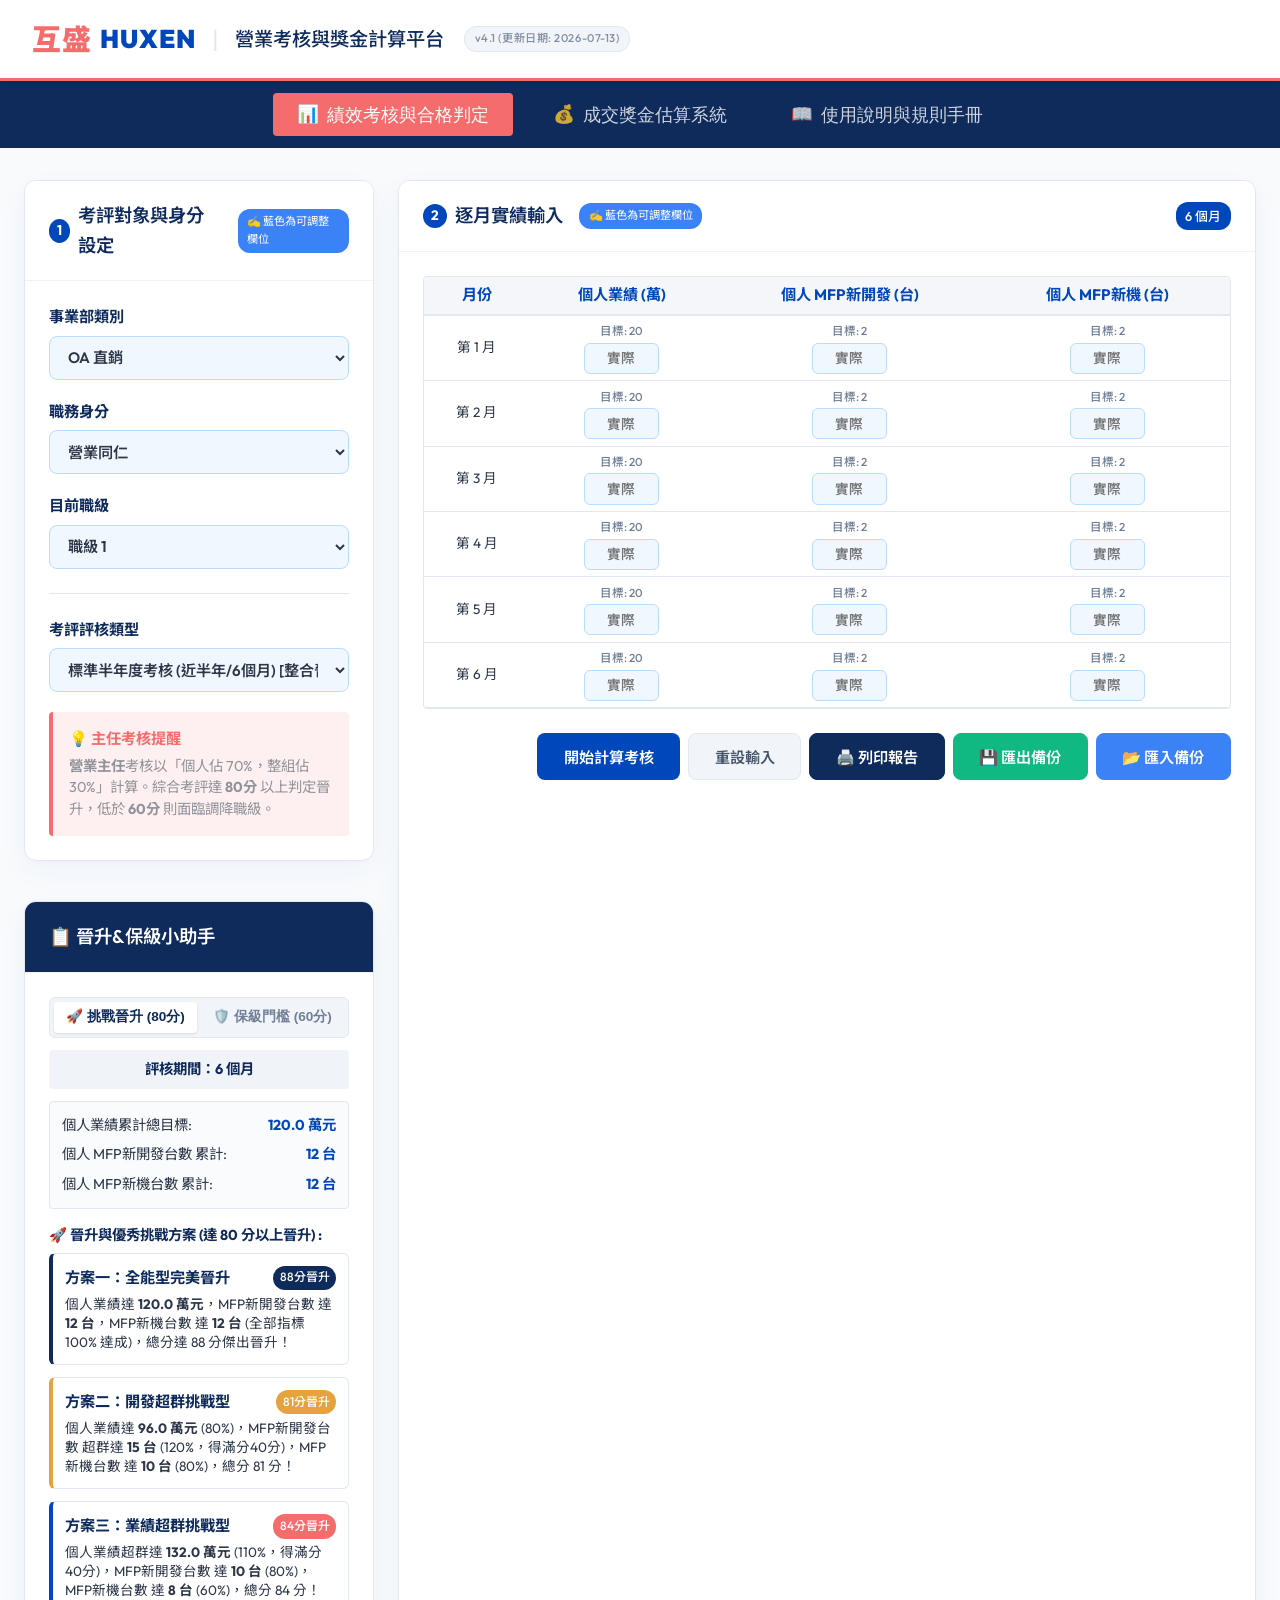
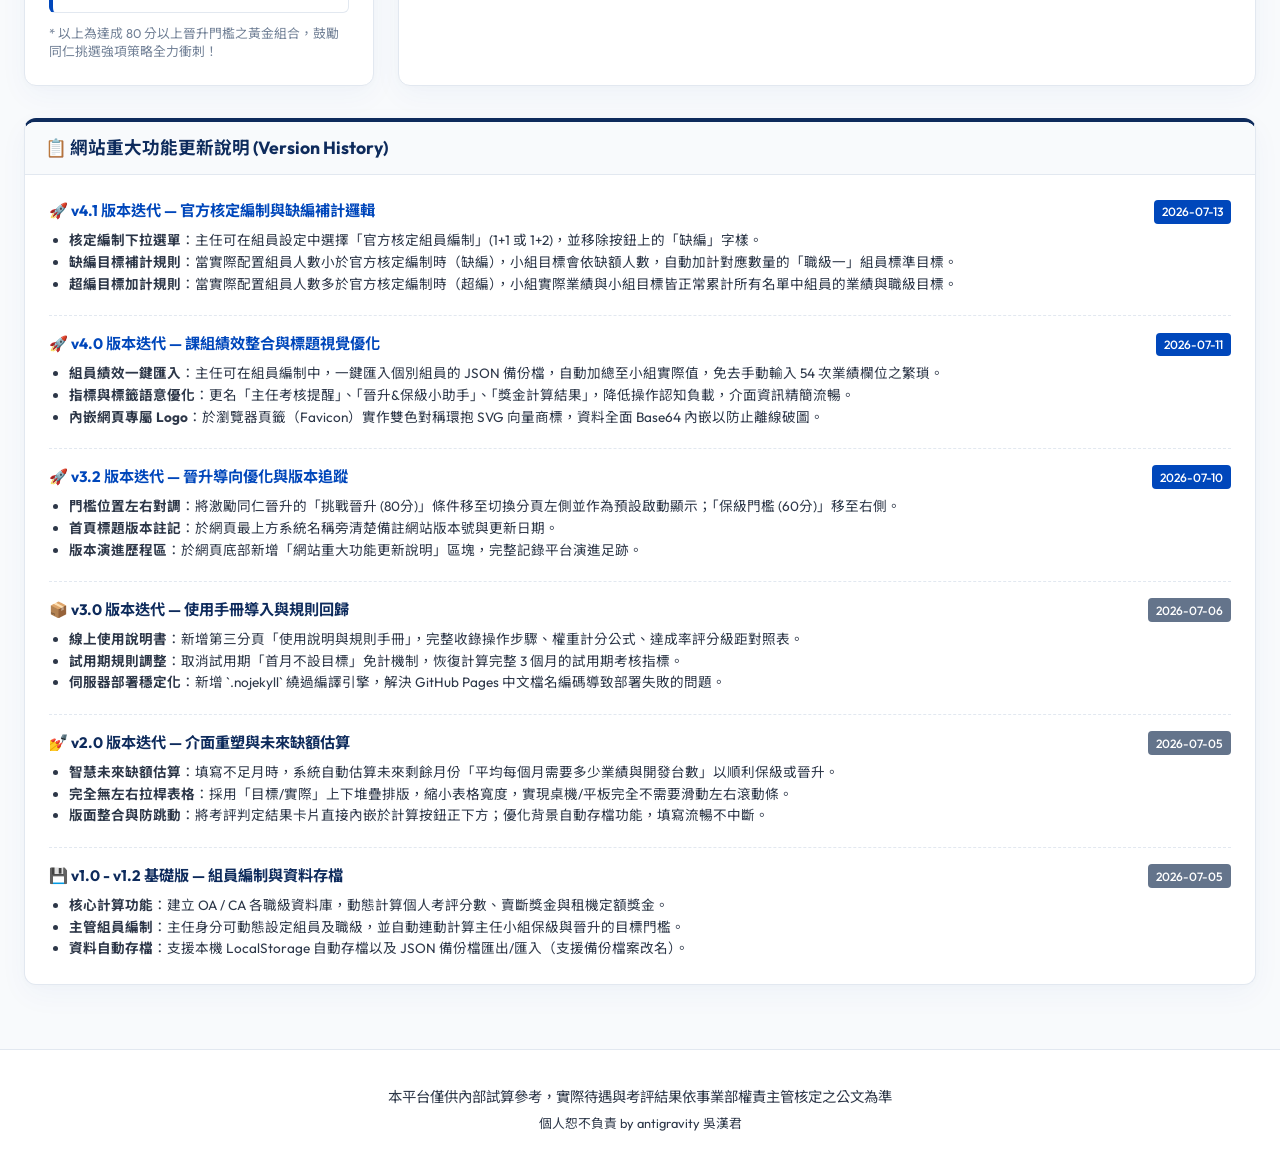
<file: index.html>
<!DOCTYPE html>
<html lang="zh-TW">
<head>
  <meta charset="UTF-8">
  <meta name="viewport" content="width=device-width, initial-scale=1.0">
  <title>互盛 HUXEN | 營業同仁成交獎金與績效考核計算平台</title>
  <!-- favicon -->
  <link rel="icon" type="image/svg+xml" href="[data-uri]">
  <!-- Google Fonts: Outfit & Noto Sans TC -->
  <link rel="preconnect" href="https://fonts.googleapis.com">
  <link rel="preconnect" href="https://fonts.gstatic.com" crossorigin>
  <link href="https://fonts.googleapis.com/css2?family=Noto+Sans+TC:wght@400;500;700&family=Outfit:wght@400;600;800&display=swap" rel="stylesheet">

  <!-- Vanilla CSS Stylesheet -->
  <link rel="stylesheet" href="style.css">
</head>
<body>

  <!-- Header -->
  <header class="app-header">
    <div class="header-container">
      <div class="brand">
        <!-- Aurora / Huxen Red & Blue Styled Logo -->
        <span class="logo-huxen">互盛</span>
        <span class="logo-group">HUXEN</span>
        <span class="logo-divider">|</span>
        <span class="logo-title">營業考核與獎金計算平台</span>
        <span class="logo-version">v4.1 (更新日期: 2026-07-13)</span>
      </div>
    </div>
  </header>


  <!-- Navigation Tabs -->
  <nav class="app-tabs">
    <button class="tab-btn active" onclick="switchTab('appraisal')">
      <span class="tab-icon">📊</span> 績效考核與合格判定
    </button>
    <button class="tab-btn" onclick="switchTab('commission')">
      <span class="tab-icon">💰</span> 成交獎金估算系統
    </button>
    <button class="tab-btn" onclick="switchTab('guide')">
      <span class="tab-icon">📖</span> 使用說明與規則手冊
    </button>
  </nav>


  <main class="app-content">
    
    <!-- Tab 1: Performance Appraisal -->
    <section id="tab-appraisal" class="tab-section active">
      <div class="grid-container">
        
        <!-- Left Panel Container (Stacks multiple cards) -->
        <div class="left-panel">
          <!-- Card 1: Configuration -->
          <div class="card config-card">
            <div class="card-header">
              <h3><span class="header-num">1</span> 考評對象與身分設定 <span class="badge" style="background-color: #3b82f6; font-size: 0.7rem; margin-left: 0.5rem; font-weight: normal; vertical-align: middle;">✍️ 藍色為可調整欄位</span></h3>
            </div>
            <div class="card-body">
              <!-- Channel / Role -->
              <div class="form-group">
                <label for="appr-channel">事業部類別</label>
                <select id="appr-channel" onchange="onAppraisalConfigChange()">
                  <option value="OA">OA 直銷</option>
                  <option value="CA">CA 直銷</option>
                </select>
              </div>
              
              <div class="form-group">
                <label for="appr-role">職務身分</label>
                <select id="appr-role" onchange="onAppraisalConfigChange()">
                  <option value="sales">營業同仁</option>
                  <option value="supervisor">營業主任</option>
                </select>
              </div>

              <div class="form-group">
                <label for="appr-level">目前職級</label>
                <select id="appr-level" onchange="onAppraisalConfigChange()">
                  <!-- Dynamic based on role -->
                </select>
              </div>

              <!-- Supervisor Team Members Config (Only visible when role is supervisor) -->
              <div id="supervisor-team-config-wrap" style="display: none; margin-top: 1.25rem;">
                <label style="display: block; font-weight: 700; margin-bottom: 0.5rem; color: var(--navy); font-size: 0.95rem;">營業組員編制設定</label>
                <div style="display: flex; gap: 0.5rem; align-items: center; margin-bottom: 0.75rem;">
                  <label style="font-weight: 700; color: var(--navy); font-size: 0.85rem; margin: 0; white-space: nowrap;">官方核定組員編制：</label>
                  <select id="supervisor-headcount-limit" onchange="onHeadcountLimitChange()" style="flex: 1; height: 32px; padding: 0.25rem 0.5rem; font-size: 0.8rem; border-radius: 4px; border: 1px solid var(--border-color); background-color: #ffffff;">
                    <option value="1">1+1 (組員編制 1 人)</option>
                    <option value="2" selected>1+2 (組員編制 2 人)</option>
                  </select>
                </div>
                <div id="team-members-list" style="display: flex; flex-direction: column; gap: 0.5rem; margin-bottom: 0.75rem;">
                  <!-- Dynamic Member Rows -->
                </div>
                <button type="button" class="btn btn-secondary" onclick="addTeamMember()" style="padding: 0.35rem 0.75rem; font-size: 0.85rem; width: 100%;">＋ 新增組員</button>
              </div>

              <hr class="divider">


              <!-- Evaluation Mode -->
              <div class="form-group">
                <label for="appr-mode">考評評核類型</label>
                <select id="appr-mode" onchange="onAppraisalConfigChange()">
                  <option value="standard-6m">標準半年度考核 (近半年/6個月) [整合晉升與調降]</option>
                  <option value="promotion-sup">同仁晉升主任 (近三個月/3個月)</option>
                  <option value="probation">新員試用期評核 (近三個月/3個月)</option>
                </select>
              </div>


              <div class="note-box alert-note">
                <h4>💡 主任考核提醒</h4>
                <p><strong>營業主任</strong>考核以「個人佔 70%，整組佔 30%」計算。綜合考評達 <strong>80分</strong> 以上判定晉升，低於 <strong>60分</strong> 則面臨調降職級。</p>
              </div>
            </div>
          </div>

          <!-- Card 2: Passing Condition Reference (Avoid Demotion) -->
          <div class="card ref-card mt-3">
            <div class="card-header bg-navy text-white">
              <h3>📋 晉升&保級小助手</h3>
            </div>
            <div class="card-body" id="pass-conditions-content">
              <!-- Dynamically populated by JS -->
            </div>
          </div>
        </div>




        <!-- Middle input panel -->
        <div class="card input-card">
          <div class="card-header">
            <h3><span class="header-num">2</span> 逐月實績輸入 <span class="badge" style="background-color: #3b82f6; font-size: 0.7rem; margin-left: 0.5rem; font-weight: normal; vertical-align: middle;">✍️ 藍色為可調整欄位</span></h3>
            <span class="badge" id="month-count-badge">6 個月</span>
          </div>
          <div class="card-body">
            <span class="mobile-scroll-tip">👈 手機版可左右滑動表格輸入實績 👉</span>

            <div class="scroll-wrapper">
              <table class="input-table" id="appr-input-table">
                <thead>
                  <tr id="table-header-row">
                    <!-- Dynamic Headers -->
                  </tr>
                </thead>
                <tbody id="appr-input-tbody">
                  <!-- Dynamic Input Rows -->
                </tbody>
              </table>
            </div>

            <div class="action-bar" style="display: flex; align-items: center; gap: 0.5rem; flex-wrap: wrap;">
              <button class="btn btn-primary" onclick="calculateAppraisal()">開始計算考核</button>
              <button class="btn btn-secondary" onclick="resetAppraisalForm()">重設輸入</button>
              <button type="button" class="btn" onclick="window.print()" style="background-color: var(--navy); color: #ffffff; border-color: var(--navy); transform: none; box-shadow: none;">🖨️ 列印報告</button>
              <button type="button" class="btn btn-backup-export" onclick="exportDataToFile()">💾 匯出備份</button>
              <button type="button" class="btn btn-backup-import" onclick="triggerImportFile()">📂 匯入備份</button>
              <input type="file" id="import-file-input" style="display: none;" accept=".json" onchange="importDataFromFile(event)">
              <span id="save-status-msg" style="font-size: 0.85rem; color: #10b981; margin-left: 1rem; align-self: center; font-weight: bold; display: none;">✓ 已自動存檔</span>
            </div>

            <!-- Appraisal Result Area (Embedded directly below action buttons) -->
            <div id="appr-result-area" style="display: none; margin-top: 2rem; border-top: 1.5px solid var(--border-color); padding-top: 1.5rem;">
              <h3 style="margin-bottom: 1.5rem; color: var(--navy); font-size: 1.2rem; font-weight: 700; display: flex; align-items: center; gap: 0.5rem;">
                <span class="header-num" style="background-color: var(--brand-blue); color: white; border-radius: 50%; width: 24px; height: 24px; display: inline-flex; align-items: center; justify-content: center; font-size: 0.9rem;">3</span> 考評判定結果
              </h3>
              
              <!-- Score dashboard -->
              <div class="score-dashboard">
                <div class="score-circle">
                  <span class="score-val" id="res-total-score">0</span>
                  <span class="score-lbl">綜合考核得分</span>
                </div>
                <div class="decision-panel">
                  <div class="decision-title">考評判定結果</div>
                  <div class="decision-badge" id="res-decision-badge">--</div>
                  <div class="decision-desc" id="res-decision-desc"></div>
                </div>
              </div>
              <!-- Score breakdown detail -->
              <h4 class="section-title">指標得分明細</h4>
              <div class="metric-breakdown">
                
                <!-- Metric 1 -->
                <div class="metric-item">
                  <div class="metric-info">
                    <span class="metric-name">1. 業績達成率 (配分 40%)</span>
                    <span class="metric-score" id="res-m1-score">0 / 40 分</span>
                  </div>
                  <div class="metric-progress-container">
                    <div class="metric-progress-bar bg-blue" id="res-m1-progress" style="width: 0%"></div>
                  </div>
                  <div class="metric-details">
                    目標累計: <span id="res-m1-target">0</span> 萬 | 實際累計: <span id="res-m1-actual">0</span> 萬 (達成率: <span id="res-m1-rate">0%</span>)
                  </div>
                </div>

                <!-- Metric 2 -->
                <div class="metric-item">
                  <div class="metric-info">
                    <span class="metric-name" id="res-m2-name">2. MFP新開發台數達成率 (配分 40%)</span>
                    <span class="metric-score" id="res-m2-score">0 / 40 分</span>
                  </div>
                  <div class="metric-progress-container">
                    <div class="metric-progress-bar bg-orange" id="res-m2-progress" style="width: 0%"></div>
                  </div>
                  <div class="metric-details">
                    目標累計: <span id="res-m2-target">0</span> 台 | 實際累計: <span id="res-m2-actual">0</span> 台 (達成率: <span id="res-m2-rate">0%</span>)
                  </div>
                </div>

                <!-- Metric 3 -->
                <div class="metric-item">
                  <div class="metric-info">
                    <span class="metric-name" id="res-m3-name">3. MFP新機台數達成率 (配分 20%)</span>
                    <span class="metric-score" id="res-m3-score">0 / 20 分</span>
                  </div>
                  <div class="metric-progress-container">
                    <div class="metric-progress-bar bg-red" id="res-m3-progress" style="width: 0%"></div>
                  </div>
                  <div class="metric-details">
                    目標累計: <span id="res-m3-target">0</span> 台 | 實際累計: <span id="res-m3-actual">0</span> 台 (達成率: <span id="res-m3-rate">0%</span>)
                  </div>
                </div>

              </div>

              <!-- Weighted Breakdown (for supervisor) -->
              <div id="supervisor-weight-panel" class="note-box info-note" style="display: none;">
                <h4>👥 營業主任小組加權明細</h4>
                <p>個人考評分數: <strong id="res-personal-score">0</strong> 分 (權重 70% = <span id="res-personal-weighted">0</span> 分)</p>
                <p>小組考評分數: <strong id="res-group-score">0</strong> 分 (權重 30% = <span id="res-group-weighted">0</span> 分)</p>
                <p class="small text-muted">* 小組目標與實際為各月份組員(含主任)總和。</p>
              </div>

              <!-- Minimum Condition Checklist -->
              <h4 class="section-title">合格條件檢核</h4>
              <ul class="checklist">
                <li id="chk-score-80">
                  <span class="chk-icon"></span> 晉升標準: 近期分數達 80 分以上 (現狀: <span id="chk-score-80-val">0</span> 分)
                </li>
                <li id="chk-score-60">
                  <span class="chk-icon"></span> 降級警示: 分數低於 60 分將面臨降級 (現狀: <span id="chk-score-60-val">0</span> 分)
                </li>
                <li id="chk-probation-pass" style="display: none;">
                  <span class="chk-icon"></span> 試用正式任用: 分數達 80 分以上 (現狀: <span id="chk-prob-score-val">0</span> 分)
                </li>
              </ul>

              <!-- Future requirements estimation (only visible when partially filled) -->
              <div id="future-estimation-panel" style="display: none; margin-top: 1.5rem; padding: 1.25rem; background-color: #ecf5ff; border: 1px solid #dcdfe6; border-radius: 8px; border-left: 4px solid var(--brand-blue);">
                <h4 style="color: var(--brand-blue); margin-bottom: 0.5rem; display: flex; align-items: center; gap: 0.3rem; font-size: 1rem; font-weight: 600;">
                  <span>🔮 未來月份業績與台數缺額預估</span>
                </h4>
                <p style="font-size: 0.85rem; color: var(--text-dark); margin-bottom: 0.75rem;">
                  您目前已填寫了 <strong id="est-filled-months" class="text-primary" style="color: var(--brand-blue);">0</strong> 個月實績，剩餘 <strong id="est-rem-months" class="text-primary" style="color: var(--brand-blue);">0</strong> 個月。若要達到目標，剩餘月份平均每月需達成：
                </p>
                
                <div style="overflow-x: auto;">
                  <table style="width: 100%; border-collapse: collapse; font-size: 0.85rem; text-align: left; min-width: 500px;">
                    <thead>
                      <tr style="border-bottom: 2px solid #cbd5e1;">
                        <th style="padding: 0.5rem 0.2rem; color: var(--navy); font-weight: 600;">預估達成目標</th>
                        <th style="padding: 0.5rem 0.2rem; text-align: right; color: var(--brand-blue); font-weight: 600;">個人月均業績</th>
                        <th style="padding: 0.5rem 0.2rem; text-align: right; color: var(--brand-blue); font-weight: 600;">個人月均新開發</th>
                        <th style="padding: 0.5rem 0.2rem; text-align: right; color: var(--brand-blue); font-weight: 600;">個人月均新機</th>
                        <th class="est-group-th" style="padding: 0.5rem 0.2rem; text-align: right; color: var(--navy); font-weight: 600;">小組月均業績</th>
                        <th class="est-group-th" style="padding: 0.5rem 0.2rem; text-align: right; color: var(--navy); font-weight: 600;">小組月均新開發</th>
                        <th class="est-group-th" style="padding: 0.5rem 0.2rem; text-align: right; color: var(--navy); font-weight: 600;">小組月均新機</th>
                      </tr>
                    </thead>
                    <tbody>
                      <tr style="border-bottom: 1px solid #e2e8f0;">
                        <td style="padding: 0.6rem 0.2rem; font-weight: bold; color: var(--brand-blue);">🎯 100% 滿分目標</td>
                        <td style="padding: 0.6rem 0.2rem; text-align: right; font-weight: bold;" id="est-100-s-sales">0 萬</td>
                        <td style="padding: 0.6rem 0.2rem; text-align: right; font-weight: bold;" id="est-100-s-dev">0 台</td>
                        <td style="padding: 0.6rem 0.2rem; text-align: right; font-weight: bold;" id="est-100-s-mach">0 台</td>
                        <td class="est-group-td" style="padding: 0.6rem 0.2rem; text-align: right; font-weight: bold;" id="est-100-g-sales">0 萬</td>
                        <td class="est-group-td" style="padding: 0.6rem 0.2rem; text-align: right; font-weight: bold;" id="est-100-g-dev">0 台</td>
                        <td class="est-group-td" style="padding: 0.6rem 0.2rem; text-align: right; font-weight: bold;" id="est-100-g-mach">0 台</td>
                      </tr>
                      <tr>
                        <td style="padding: 0.6rem 0.2rem; font-weight: bold; color: #e11d48;">🛡️ 60分 保級基本線 (均衡型)</td>
                        <td style="padding: 0.6rem 0.2rem; text-align: right; font-weight: bold; color: #e11d48;" id="est-60-s-sales">0 萬</td>
                        <td style="padding: 0.6rem 0.2rem; text-align: right; font-weight: bold; color: #e11d48;" id="est-60-s-dev">0 台</td>
                        <td style="padding: 0.6rem 0.2rem; text-align: right; font-weight: bold; color: #e11d48;" id="est-60-s-mach">0 台</td>
                        <td class="est-group-td" style="padding: 0.6rem 0.2rem; text-align: right; font-weight: bold; color: #e11d48;" id="est-60-g-sales">0 萬</td>
                        <td class="est-group-td" style="padding: 0.6rem 0.2rem; text-align: right; font-weight: bold; color: #e11d48;" id="est-60-g-dev">0 台</td>
                        <td class="est-group-td" style="padding: 0.6rem 0.2rem; text-align: right; font-weight: bold; color: #e11d48;" id="est-60-g-mach">0 台</td>
                      </tr>
                    </tbody>
                  </table>
                </div>
                <small style="display: block; margin-top: 0.6rem; color: var(--text-muted); font-size: 0.75rem; line-height: 1.4;">
                  * 註：當月只要有輸入任何一個實際數值，即視為該月已填寫；剩餘每月業績若算出來小於 0 則顯示 0 萬；台數皆採無條件進位整數；若為營業主任，小組包含組員與主任目標總加。
                </small>
              </div>

            </div>

          </div>
        </div>


      </div>
    </section>

    <!-- Tab 2: Commission Calculator -->
    <section id="tab-commission" class="tab-section">
      <div class="grid-container">
        
        <!-- Outright Sale Commission Card -->
        <div class="card outright-card">
          <div class="card-header bg-blue text-white">
            <h3>賣斷獎金估算 (單筆實績 x 獎金比率) <span class="badge" style="background-color: #3b82f6; font-size: 0.7rem; margin-left: 0.5rem; font-weight: normal; vertical-align: middle;">✍️ 藍色為可調整欄位</span></h3>
          </div>
          <div class="card-body">
            <div class="scroll-wrapper">
              <table class="item-table" id="outright-table">
                <thead>
                  <tr>
                    <th>交易編號</th>
                    <th>單筆實績 (元)</th>
                    <th>基本獎金比率 (%)</th>
                    <th>新開發顧客另加發比率 (%)</th>
                    <th>實績小計 (元)</th>
                    <th>小計獎金 (元)</th>
                    <th>操作</th>
                  </tr>
                </thead>
                <tbody id="outright-tbody">
                  <!-- Row items inserted dynamically -->
                </tbody>
              </table>
            </div>
            <button class="btn btn-secondary mt-3" onclick="addOutrightRow()">＋ 新增賣斷交易</button>
          </div>
        </div>

        <!-- Rental Commission Card -->
        <div class="card rental-card">
          <div class="card-header bg-orange text-white">
            <h3>租機獎金估算 (現有/新開發顧客定額機型獎金) <span class="badge" style="background-color: #3b82f6; font-size: 0.7rem; margin-left: 0.5rem; font-weight: normal; vertical-align: middle;">✍️ 藍色為可調整欄位</span></h3>
          </div>
          <div class="card-body">
            <div class="scroll-wrapper">
              <table class="item-table" id="rental-table">
                <thead>
                  <tr>
                    <th>交易編號</th>
                    <th>機型類別</th>
                    <th>速度與規格</th>
                    <th>顧客開發類型</th>
                    <th>租期條件</th>
                    <th>數量 (台)</th>
                    <th>單台定額獎金 (元)</th>
                    <th>小計獎金 (元)</th>
                    <th>操作</th>
                  </tr>
                </thead>
                <tbody id="rental-tbody">
                  <!-- Row items inserted dynamically -->
                </tbody>
              </table>
            </div>
            <div class="rental-actions">
              <button class="btn btn-secondary mt-3" onclick="addRentalRow()">＋ 新增租機交易</button>
              <div class="note-box alert-note mt-3">
                <small>⚠️ <strong>備註事項</strong>：大批採購 10 台(含)以上或特殊交易由主管個案核定；租期未達 36 期者，獎金將減半折算。</small>
              </div>
            </div>
          </div>
        </div>

        <!-- Total Commission Dashboard -->
        <div class="card total-card">
          <div class="card-header bg-red text-white">
            <h3>🏆 獎金計算結果</h3>
          </div>
          <div class="card-body text-center">
            <div class="total-commission-box">
              <div class="total-title">預估同仁成交總獎金</div>
              <div class="total-amount-display">NT$ <span id="com-total-amount">0</span></div>
            </div>
            <hr class="divider">
            <div class="commission-breakdown-summary">
              <p>賣斷交易總數: <strong id="com-outright-count">0</strong> 筆 | 賣斷獎金累計: NT$ <strong id="com-outright-total">0</strong></p>
              <p>租機交易台數: <strong id="com-rental-qty">0</strong> 台 | 租機獎金累計: NT$ <strong id="com-rental-total">0</strong></p>
            </div>
            <div class="action-bar-center mt-4">
              <button class="btn btn-secondary mr-2" onclick="resetCommissionForm()">全部重設</button>
              <button class="btn mr-2" onclick="window.print()" style="background-color: var(--navy); color: #ffffff; border-color: var(--navy); transform: none; box-shadow: none;">🖨️ 列印報告</button>
              <button class="btn btn-primary" onclick="calculateCommission()">計算總成交獎金</button>
            </div>
          </div>
        </div>

      </div>
    </section>

    <!-- Tab 3: Guide & Manual -->
    <section id="tab-guide" class="tab-section">
      <div class="card guide-card" style="max-width: 1000px; margin: 0 auto; margin-bottom: 2rem;">
        <div class="card-header bg-navy text-white">
          <h3>📖 互盛營業考核與獎金計算平台 使用說明書</h3>
        </div>
        <div class="card-body" style="padding: 2rem; line-height: 1.7; color: var(--text-dark);">
          
          <!-- Section 1: Overview -->
          <div style="margin-bottom: 2.5rem;">
            <h4 style="color: var(--brand-blue); border-left: 4px solid var(--brand-blue); padding-left: 0.6rem; font-size: 1.15rem; font-weight: 700; margin-bottom: 0.8rem;">
              🎯 平台設計宗旨
            </h4>
            <p style="font-size: 0.95rem;">
              本計算平台專為<strong>互盛（HUXEN）營業同仁與主管</strong>設計，旨在協助營業考核試算以及日常成交獎金的估算。透過整合級距評分表、提供晉升.合格門檻條件，提供一鍵式的判定與回饋，協助同仁提早規劃業績並掌握薪酬權益。
            </p>
          </div>

          <!-- Section 2: Step-by-Step Guide -->
          <div style="margin-bottom: 2.5rem;">
            <h4 style="color: var(--brand-blue); border-left: 4px solid var(--brand-blue); padding-left: 0.6rem; font-size: 1.15rem; font-weight: 700; margin-bottom: 1rem;">
              🚀 系統使用五步驟
            </h4>
            <div style="display: grid; grid-template-columns: repeat(auto-fit, minmax(280px, 1fr)); gap: 1rem;">
              
              <div class="note-box info-note" style="margin: 0; padding: 1rem; border-radius: 8px; border-left: 4px solid var(--brand-blue);">
                <strong style="color: var(--brand-blue); display: block; margin-bottom: 0.4rem; font-size: 0.95rem; font-weight: 700;">1. 身分與考評設定</strong>
                選擇您的「事業部類別」（OA / CA）、「職務身分」（營業同仁 / 主任）與「職級」，並根據考評目的設定評核類型。
              </div>

              <div class="note-box info-note" style="margin: 0; padding: 1rem; border-radius: 8px; border-left: 4px solid var(--brand-blue);">
                <strong style="color: var(--brand-blue); display: block; margin-bottom: 0.4rem; font-size: 0.95rem; font-weight: 700;">2. 確認保級門檻</strong>
                設定身分後，左方「保級免遭調降合格門檻」卡片會即時呈現出該職級在此考核期內對應的三大保級方案的個人與團隊業績要求。
              </div>

              <div class="note-box info-note" style="margin: 0; padding: 1rem; border-radius: 8px; border-left: 4px solid var(--brand-blue);">
                <strong style="color: var(--brand-blue); display: block; margin-bottom: 0.4rem; font-size: 0.95rem; font-weight: 700;">3. 逐月輸入實際實績</strong>
                在表格中填寫您每個月的「實際」值。上方的「目標」值會自動帶出。輸入時系統會於背景**自動存檔**，且畫面不會跳動。
              </div>

              <div class="note-box info-note" style="margin: 0; padding: 1rem; border-radius: 8px; border-left: 4px solid var(--brand-blue);">
                <strong style="color: var(--brand-blue); display: block; margin-bottom: 0.4rem; font-size: 0.95rem; font-weight: 700;">4. 一鍵計算判定與預估</strong>
                輸入完畢後點擊「開始計算考核」。系統將呈現總分與合格檢核，若填寫未滿期，還會顯示**「未來月份業績台數預估」**。
              </div>

            </div>
          </div>

          <!-- Section 3: Performance Criteria -->
          <div style="margin-bottom: 2.5rem;">
            <h4 style="color: var(--brand-blue); border-left: 4px solid var(--brand-blue); padding-left: 0.6rem; font-size: 1.15rem; font-weight: 700; margin-bottom: 1rem;">
              📊 績效考核計分標準與權重
            </h4>
            
            <div style="background: #f8fafc; padding: 1.25rem; border-radius: 8px; border: 1px solid var(--border-color); margin-bottom: 1.25rem;">
              <strong style="color: var(--navy); display: block; margin-bottom: 0.5rem; font-size: 0.95rem;">⚖️ 權重分配公式：</strong>
              <ul style="margin-left: 1.25rem; font-size: 0.9rem; display: flex; flex-direction: column; gap: 0.4rem; list-style-type: disc;">
                <li><strong>個人指標權重</strong>：業績達成率 (配分 40%)、新開發台數達成率 (配分 40%)、新機台數達成率 (配分 20%)。</li>
                <li><strong>職務身分權重</strong>：
                  <ul style="margin-left: 1.25rem; list-style-type: circle; margin-top: 0.25rem;">
                    <li><strong>營業同仁</strong>：總考核分數 = 個人指標得分。</li>
                    <li><strong>營業主任</strong>：總考核分數 = 個人得分 * 70% + 小組得分 * 30%。(註：小組目標與實際為全組組員之加總)</li>
                  </ul>
                </li>
              </ul>
            </div>

            <div style="overflow-x: auto;">
              <table style="width: 100%; border-collapse: collapse; font-size: 0.85rem; text-align: center; min-width: 600px; border: 1px solid var(--border-color);">
                <thead>
                  <tr style="background-color: var(--navy); color: white; font-weight: bold;">
                    <th style="padding: 0.6rem;">達成率區間</th>
                    <th style="padding: 0.6rem;">指標一：業績得分 (配分 40)</th>
                    <th style="padding: 0.6rem;">指標二：新開發得分 (配分 40)</th>
                    <th style="padding: 0.6rem;">指標三：新機得分 (配分 20)</th>
                  </tr>
                </thead>
                <tbody>
                  <tr style="border-bottom: 1px solid #e2e8f0;">
                    <td style="padding: 0.6rem; font-weight: bold;">超額達成 (110%~120%+)</td>
                    <td style="padding: 0.6rem; color: var(--brand-blue); font-weight: bold;">40 分 (達成率 &ge; 110%)</td>
                    <td style="padding: 0.6rem; color: var(--brand-blue); font-weight: bold;">40 分 (達成率 &ge; 120%)</td>
                    <td style="padding: 0.6rem; color: var(--brand-blue); font-weight: bold;">20 分 (達成率 &ge; 120%)</td>
                  </tr>
                  <tr style="border-bottom: 1px solid #e2e8f0; background-color: #f8fafc;">
                    <td style="padding: 0.6rem; font-weight: bold;">100% 完美達成</td>
                    <td style="padding: 0.6rem;">35 分</td>
                    <td style="padding: 0.6rem;">35 分</td>
                    <td style="padding: 0.6rem;">18 分</td>
                  </tr>
                  <tr style="border-bottom: 1px solid #e2e8f0;">
                    <td style="padding: 0.6rem; font-weight: bold;">80% ~ 90% 區間</td>
                    <td style="padding: 0.6rem;">30 分 (90%) / 25 分 (80%)</td>
                    <td style="padding: 0.6rem;">30 分 (80%)</td>
                    <td style="padding: 0.6rem;">16 分 (80%)</td>
                  </tr>
                  <tr style="border-bottom: 1px solid #e2e8f0; background-color: #f8fafc;">
                    <td style="padding: 0.6rem; font-weight: bold;">60% ~ 70% 區間</td>
                    <td style="padding: 0.6rem; color: #e11d48;">20 分 (未達 80%)</td>
                    <td style="padding: 0.6rem;">25 分 (60%)</td>
                    <td style="padding: 0.6rem;">14 分 (60%)</td>
                  </tr>
                  <tr style="border-bottom: 1px solid #e2e8f0;">
                    <td style="padding: 0.6rem; font-weight: bold;">未達 60% 門檻</td>
                    <td style="padding: 0.6rem; color: #e11d48; font-weight: bold;">20 分 (未達 80% 皆為最低得分)</td>
                    <td style="padding: 0.6rem; color: #e11d48; font-weight: bold;">20 分 (未達 60%)</td>
                    <td style="padding: 0.6rem; color: #e11d48; font-weight: bold;">12 分 (未達 60%)</td>
                  </tr>
                </tbody>
              </table>
            </div>
          </div>

          <!-- Section 4: Backup Policies -->
          <div style="margin-bottom: 1.5rem;">
            <h4 style="color: var(--brand-blue); border-left: 4px solid var(--brand-blue); padding-left: 0.6rem; font-size: 1.15rem; font-weight: 700; margin-bottom: 0.8rem;">
              💾 資料備份、還原與隱私安全
            </h4>
            <p style="font-size: 0.95rem; margin-bottom: 0.6rem;">
              為了最大化便利性與資料安全，平台採用以下備份機制：
            </p>
            <ul style="margin-left: 1.25rem; font-size: 0.9rem; display: flex; flex-direction: column; gap: 0.4rem; list-style-type: disc;">
              <li><strong>瀏覽器自動存檔</strong>：只要您輸入任何資料，系統便會自動將其保存在您的本機瀏覽器（LocalStorage）中。即使您關閉瀏覽器或重新整理，資料也不會遺失。</li>
              <li><strong>JSON 檔案備份與還原</strong>：點擊「匯出備份」即可將目前輸入的所有考評與獎金數據下載為一個備份檔案（.json）。下次使用時點選「匯入備份」即可完美復原。</li>
              <li><strong>完美支援檔案改名</strong>：為了方便檔案管理，您可以自由更改匯出的備份檔案名稱（例如改為 `2026-07_Jeff特考.json`），系統在匯入時依然能夠完美解析資料。</li>
              <li><strong>100% 隱私保護</strong>：本系統為純前端應用程式，所有計算與存檔皆在您自己的電腦瀏覽器中完成，**絕不會上傳任何個資或業績數據至任何外部伺服器**，請放心使用。</li>
            </ul>
          </div>

        </div>
      </div>
    </section>

  </main>

  <!-- Version Changelog Section -->
  <section class="changelog-section" style="max-width: 1400px; margin: 0 auto 3rem auto; padding: 0 1.5rem;">
    <div class="card" style="border-top: 4px solid var(--navy);">
      <div class="card-header bg-light" style="background-color: #f8fafc; border-bottom: 1px solid var(--border-color); padding: 0.75rem 1.25rem;">
        <h3 style="font-size: 1.1rem; color: var(--navy); display: flex; align-items: center; gap: 0.5rem; margin: 0; font-weight: 700;">
          📋 網站重大功能更新說明 (Version History)
        </h3>
      </div>
      <div class="card-body" style="padding: 1.5rem; font-size: 0.85rem; line-height: 1.6; color: var(--text-dark);">
        <div class="changelog-timeline" style="display: flex; flex-direction: column; gap: 1.25rem;">
          
          <div class="changelog-item">
            <div style="display: flex; justify-content: space-between; align-items: center; margin-bottom: 0.4rem;">
              <strong style="font-size: 0.95rem; color: var(--brand-blue); font-weight: 700;">🚀 v4.1 版本迭代 — 官方核定編制與缺編補計邏輯</strong>
              <span class="badge" style="background-color: var(--brand-blue); color: white; padding: 0.15rem 0.5rem; border-radius: 4px; font-weight: 500; font-size: 0.75rem;">2026-07-13</span>
            </div>
            <ul style="margin-left: 1.25rem; list-style-type: disc;">
              <li><strong>核定編制下拉選單</strong>：主任可在組員設定中選擇「官方核定組員編制」(1+1 或 1+2)，並移除按鈕上的「缺編」字樣。</li>
              <li><strong>缺編目標補計規則</strong>：當實際配置組員人數小於官方核定編制時（缺編），小組目標會依缺額人數，自動加計對應數量的「職級一」組員標準目標。</li>
              <li><strong>超編目標加計規則</strong>：當實際配置組員人數多於官方核定編制時（超編），小組實際業績與小組目標皆正常累計所有名單中組員的業績與職級目標。</li>
            </ul>
          </div>

          <div class="changelog-item" style="border-top: 1px dashed #e2e8f0; padding-top: 1rem;">
            <div style="display: flex; justify-content: space-between; align-items: center; margin-bottom: 0.4rem;">
              <strong style="font-size: 0.95rem; color: var(--brand-blue); font-weight: 700;">🚀 v4.0 版本迭代 — 課組績效整合與標題視覺優化</strong>
              <span class="badge" style="background-color: var(--brand-blue); color: white; padding: 0.15rem 0.5rem; border-radius: 4px; font-weight: 500; font-size: 0.75rem;">2026-07-11</span>
            </div>
            <ul style="margin-left: 1.25rem; list-style-type: disc;">
              <li><strong>組員績效一鍵匯入</strong>：主任可在組員編制中，一鍵匯入個別組員的 JSON 備份檔，自動加總至小組實際值，免去手動輸入 54 次業績欄位之繁瑣。</li>
              <li><strong>指標與標籤語意優化</strong>：更名「主任考核提醒」、「晉升&保級小助手」、「獎金計算結果」，降低操作認知負載，介面資訊精簡流暢。</li>
              <li><strong>內嵌網頁專屬 Logo</strong>：於瀏覽器頁籤（Favicon）實作雙色對稱環抱 SVG 向量商標，資料全面 Base64 內嵌以防止離線破圖。</li>
            </ul>
          </div>

          <div class="changelog-item" style="border-top: 1px dashed #e2e8f0; padding-top: 1rem;">
            <div style="display: flex; justify-content: space-between; align-items: center; margin-bottom: 0.4rem;">
              <strong style="font-size: 0.95rem; color: var(--brand-blue); font-weight: 700;">🚀 v3.2 版本迭代 — 晉升導向優化與版本追蹤</strong>
              <span class="badge" style="background-color: var(--brand-blue); color: white; padding: 0.15rem 0.5rem; border-radius: 4px; font-weight: 500; font-size: 0.75rem;">2026-07-10</span>
            </div>
            <ul style="margin-left: 1.25rem; list-style-type: disc;">
              <li><strong>門檻位置左右對調</strong>：將激勵同仁晉升的「挑戰晉升 (80分)」條件移至切換分頁左側並作為預設啟動顯示；「保級門檻 (60分)」移至右側。</li>
              <li><strong>首頁標題版本註記</strong>：於網頁最上方系統名稱旁清楚備註網站版本號與更新日期。</li>
              <li><strong>版本演進歷程區</strong>：於網頁底部新增「網站重大功能更新說明」區塊，完整記錄平台演進足跡。</li>
            </ul>
          </div>

          <div class="changelog-item" style="border-top: 1px dashed #e2e8f0; padding-top: 1rem;">
            <div style="display: flex; justify-content: space-between; align-items: center; margin-bottom: 0.4rem;">
              <strong style="font-size: 0.95rem; color: var(--navy); font-weight: 700;">📦 v3.0 版本迭代 — 使用手冊導入與規則回歸</strong>
              <span class="badge" style="background-color: #64748b; color: white; padding: 0.15rem 0.5rem; border-radius: 4px; font-weight: 500; font-size: 0.75rem;">2026-07-06</span>
            </div>
            <ul style="margin-left: 1.25rem; list-style-type: disc;">
              <li><strong>線上使用說明書</strong>：新增第三分頁「使用說明與規則手冊」，完整收錄操作步驟、權重計分公式、達成率評分級距對照表。</li>
              <li><strong>試用期規則調整</strong>：取消試用期「首月不設目標」免計機制，恢復計算完整 3 個月的試用期考核指標。</li>
              <li><strong>伺服器部署穩定化</strong>：新增 `.nojekyll` 繞過編譯引擎，解決 GitHub Pages 中文檔名編碼導致部署失敗的問題。</li>
            </ul>
          </div>

          <div class="changelog-item" style="border-top: 1px dashed #e2e8f0; padding-top: 1rem;">
            <div style="display: flex; justify-content: space-between; align-items: center; margin-bottom: 0.4rem;">
              <strong style="font-size: 0.95rem; color: var(--navy); font-weight: 700;">💅 v2.0 版本迭代 — 介面重塑與未來缺額估算</strong>
              <span class="badge" style="background-color: #64748b; color: white; padding: 0.15rem 0.5rem; border-radius: 4px; font-weight: 500; font-size: 0.75rem;">2026-07-05</span>
            </div>
            <ul style="margin-left: 1.25rem; list-style-type: disc;">
              <li><strong>智慧未來缺額估算</strong>：填寫不足月時，系統自動估算未來剩餘月份「平均每個月需要多少業績與開發台數」以順利保級或晉升。</li>
              <li><strong>完全無左右拉桿表格</strong>：採用「目標/實際」上下堆疊排版，縮小表格寬度，實現桌機/平板完全不需要滑動左右滾動條。</li>
              <li><strong>版面整合與防跳動</strong>：將考評判定結果卡片直接內嵌於計算按鈕正下方；優化背景自動存檔功能，填寫流暢不中斷。</li>
            </ul>
          </div>

          <div class="changelog-item" style="border-top: 1px dashed #e2e8f0; padding-top: 1rem;">
            <div style="display: flex; justify-content: space-between; align-items: center; margin-bottom: 0.4rem;">
              <strong style="font-size: 0.95rem; color: var(--navy); font-weight: 700;">💾 v1.0 - v1.2 基礎版 — 組員編制與資料存檔</strong>
              <span class="badge" style="background-color: #64748b; color: white; padding: 0.15rem 0.5rem; border-radius: 4px; font-weight: 500; font-size: 0.75rem;">2026-07-05</span>
            </div>
            <ul style="margin-left: 1.25rem; list-style-type: disc;">
              <li><strong>核心計算功能</strong>：建立 OA / CA 各職級資料庫，動態計算個人考評分數、賣斷獎金與租機定額獎金。</li>
              <li><strong>主管組員編制</strong>：主任身分可動態設定組員及職級，並自動連動計算主任小組保級與晉升的目標門檻。</li>
              <li><strong>資料自動存檔</strong>：支援本機 LocalStorage 自動存檔以及 JSON 備份檔匯出/匯入（支援備份檔案改名）。</li>
            </ul>
          </div>

        </div>
      </div>
    </div>
  </section>

  <!-- Footer -->
  <footer class="app-footer-bar">
    <div class="footer-container">
      <p>本平台僅供內部試算參考，實際待遇與考評結果依事業部權責主管核定之公文為準</p>
      <p class="small text-muted">個人恕不負責 by antigravity 吳漢君</p>
    </div>
  </footer>


  <!-- Vanilla JS Logic -->
  <script src="app.js"></script>
</body>
</html>
</file>
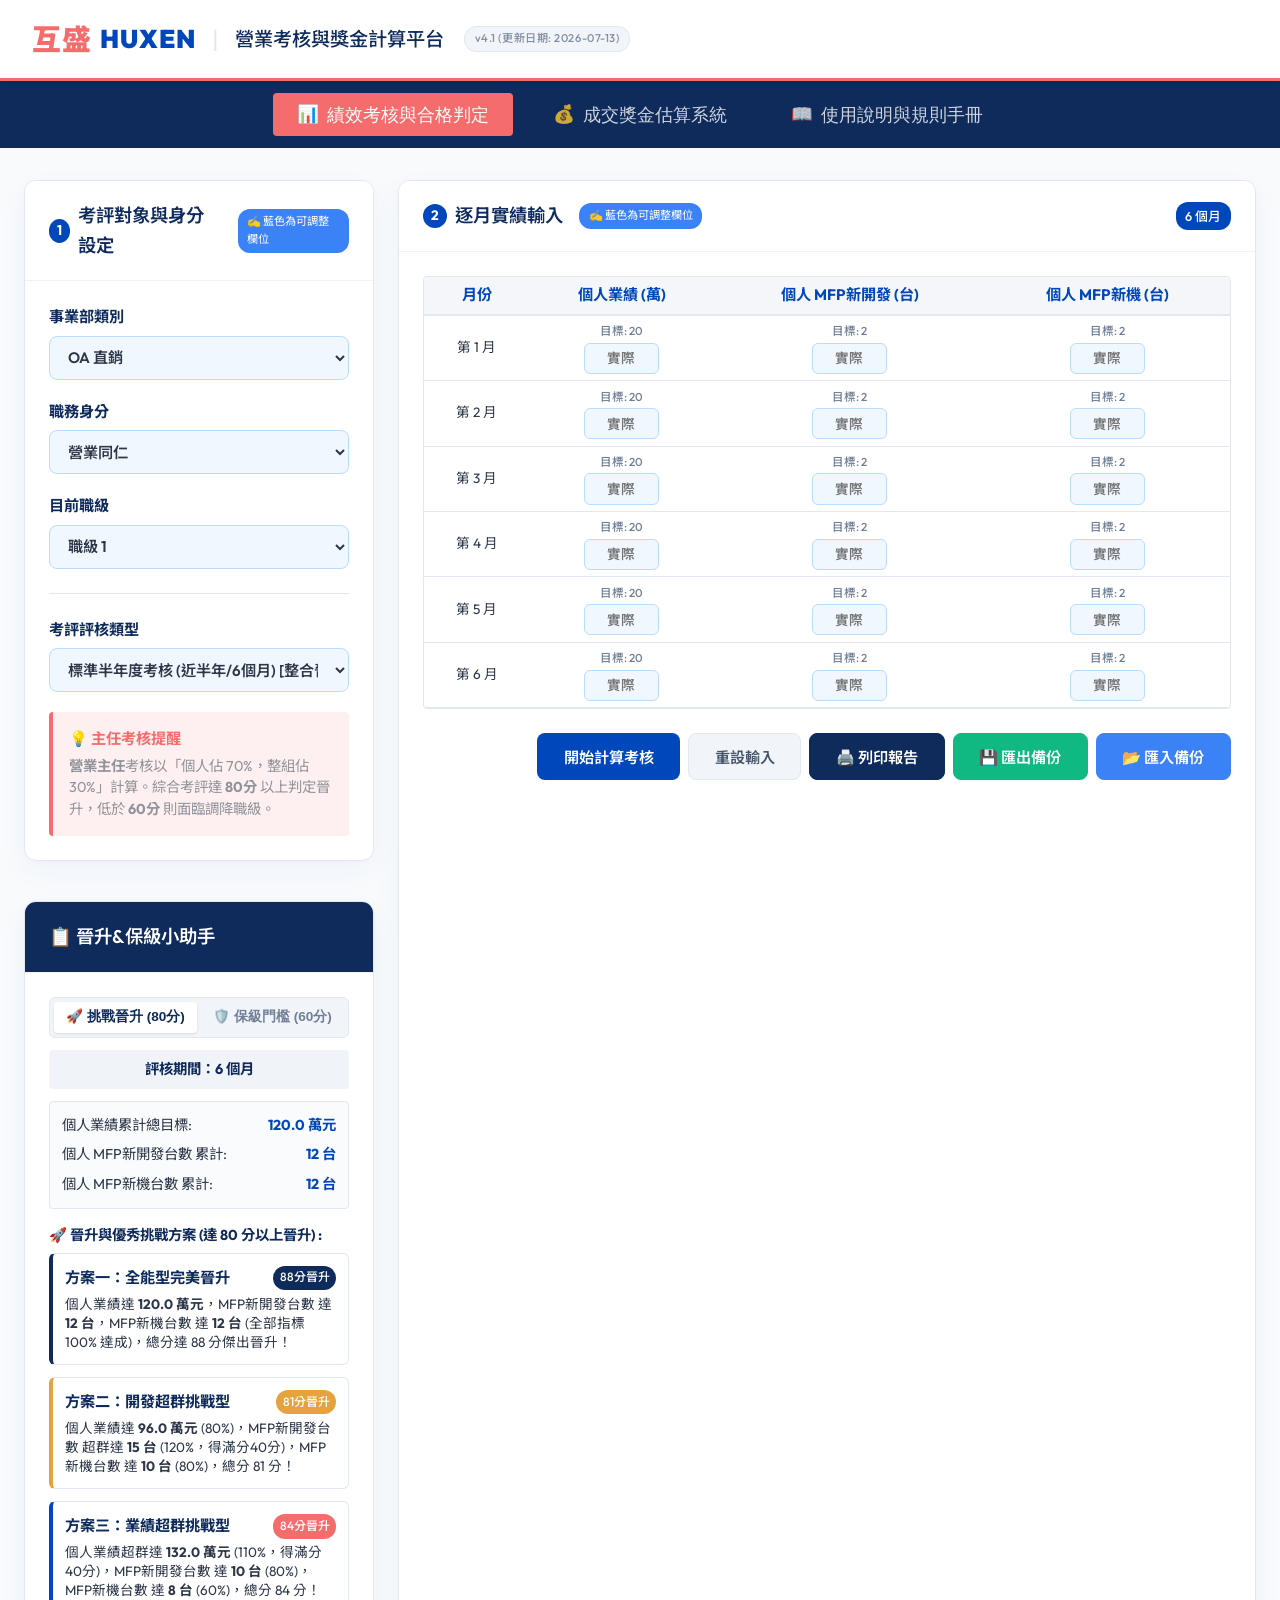
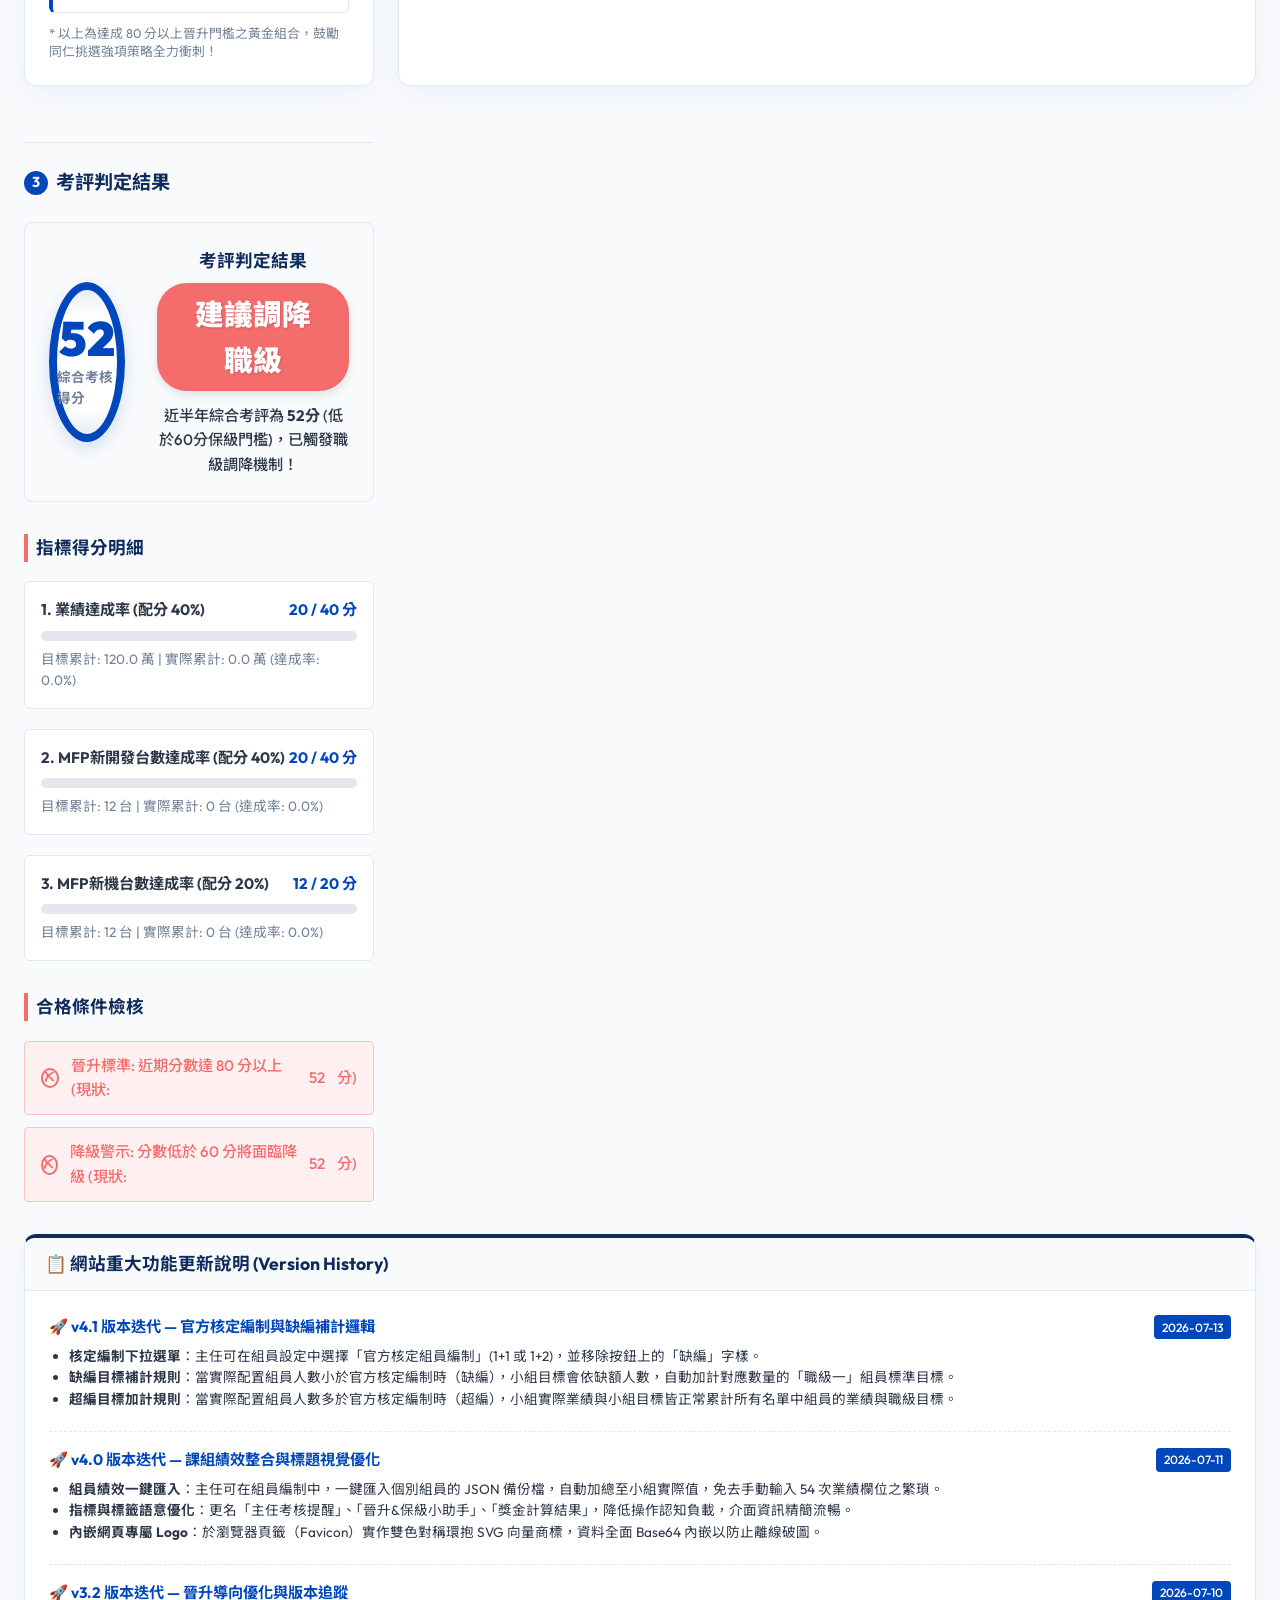
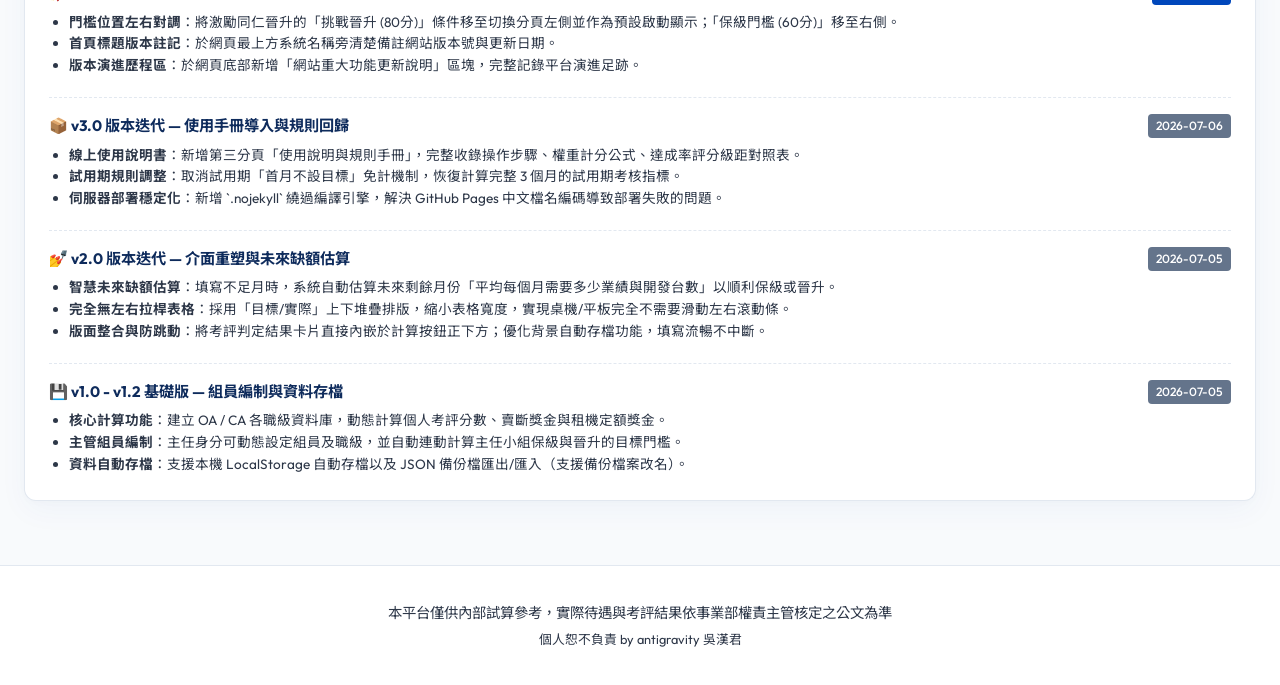
<file: 營業考核與獎金計算平台.html>
<!DOCTYPE html>
<html lang="zh-TW">
<head>
  <meta charset="UTF-8">
  <meta name="viewport" content="width=device-width, initial-scale=1.0">
  <title>互盛 HUXEN | 營業同仁成交獎金與績效考核計算平台</title>
  <!-- favicon -->
  <link rel="icon" type="image/svg+xml" href="[data-uri]">
  <!-- Google Fonts: Outfit & Noto Sans TC -->
  <link rel="preconnect" href="https://fonts.googleapis.com">
  <link rel="preconnect" href="https://fonts.gstatic.com" crossorigin>
  <link href="https://fonts.googleapis.com/css2?family=Noto+Sans+TC:wght@400;500;700&family=Outfit:wght@400;600;800&display=swap" rel="stylesheet">
  
  <style>
    /* Style System based on https://www.eosasc.com.tw/ (Huxen / Aurora style) */

    :root {
      --brand-blue: #0047bb;      /* 互盛皇家藍 */
      --brand-red: #f56c6c;       /* 震旦經典紅 (改為更柔和的高雅紅) */
      --brand-red-hover: #dd6161;
      --brand-blue-hover: #003691;
      --navy: #0e2b5c;            /* 深海軍藍 */
      --bg-color: #f8fafc;        /* 淺藍灰背景，增加呼吸感與高級感 */
      --card-bg: #ffffff;
      --text-dark: #2d3748;       /* 柔和深色字 */
      --text-muted: #718096;      /* 輔助文字 */
      --border-color: #e2e8f0;    /* 淺色細框線 */
      --border-radius: 12px;      /* 增加圓角到 12px 使其更柔和 */
      
      --success: #67c23a;         /* 更優雅的綠色 */
      --warning: #e6a23c;         /* 更溫和的橘黃色 */
      --danger: #f56c6c;
      --info: #909399;
    }

    * {
      box-sizing: border-box;
      margin: 0;
      padding: 0;
    }

    body {
      font-family: 'Outfit', 'Noto Sans TC', -apple-system, BlinkMacSystemFont, "Segoe UI", Roboto, Helvetica, Arial, sans-serif;
      background-color: var(--bg-color);
      color: var(--text-dark);
      line-height: 1.6;
    }


    /* Header */
    .app-header {
      background-color: #ffffff;
      border-bottom: 3px solid var(--brand-red);
      padding: 1rem 2rem;
      position: sticky;
      top: 0;
      z-index: 100;
      box-shadow: 0 2px 8px rgba(0, 0, 0, 0.06);
    }

    .header-container {
      max-width: 1400px;
      margin: 0 auto;
      display: flex;
      justify-content: space-between;
      align-items: center;
    }

    .brand {
      display: flex;
      align-items: center;
      gap: 0.5rem;
    }

    .logo-huxen {
      color: var(--brand-red);
      font-weight: 900;
      font-size: 1.8rem;
      letter-spacing: 1px;
    }

    .logo-group {
      color: var(--brand-blue);
      font-weight: 900;
      font-size: 1.6rem;
      letter-spacing: 1px;
    }

    .logo-divider {
      color: var(--border-color);
      font-size: 1.5rem;
      margin: 0 0.5rem;
    }

    .logo-title {
      font-weight: 500;
      color: var(--navy);
      font-size: 1.2rem;
    }

    .logo-version {
      font-size: 0.7rem;
      color: rgba(100, 116, 139, 0.8);
      background-color: #f1f5f9;
      border: 1px solid var(--border-color);
      padding: 0.2rem 0.6rem;
      border-radius: 12px;
      margin-left: 0.75rem;
      font-weight: 500;
      display: inline-block;
      vertical-align: middle;
      letter-spacing: 0.05em;
    }


    /* Tabs */
    .app-tabs {
      background-color: var(--navy);
      display: flex;
      justify-content: center;
      gap: 1rem;
      padding: 0.75rem 1rem;
    }

    .tab-btn {
      background: transparent;
      border: none;
      color: rgba(255, 255, 255, 0.8);
      padding: 0.6rem 1.5rem;
      font-size: 1.1rem;
      font-weight: 500;
      cursor: pointer;
      border-radius: 4px;
      transition: all 0.3s;
      display: flex;
      align-items: center;
      gap: 0.5rem;
    }

    .tab-btn:hover {
      color: #ffffff;
      background-color: rgba(255, 255, 255, 0.1);
    }

    .tab-btn.active {
      color: #ffffff;
      background-color: var(--brand-red);
    }

    /* Main Layout */
    .app-content {
      max-width: 1400px;
      margin: 2rem auto;
      padding: 0 1.5rem;
      min-height: 70vh;
    }

    .tab-section {
      display: none;
    }

    .tab-section.active {
      display: block;
      animation: fadeIn 0.4s ease-in-out;
    }

    @keyframes fadeIn {
      from { opacity: 0; transform: translateY(10px); }
      to { opacity: 1; transform: translateY(0); }
    }

    /* Grid & Cards */
    .grid-container {
      display: grid;
      grid-template-columns: 1fr;
      gap: 1.5rem;
    }

    /* Tab 1 Grid Structure - Default is vertical stack on mobile */
    #tab-appraisal .grid-container {
      grid-template-columns: 1fr;
    }

    /* Desktop Grid Structure */
    @media (min-width: 992px) {
      #tab-appraisal .grid-container {
        grid-template-columns: 350px 1fr;
      }
      
      /* When result is displayed, keep two columns */
      #tab-appraisal.has-result .grid-container {
        grid-template-columns: 350px 1fr;
      }
    }


    .left-panel {
      display: flex;
      flex-direction: column;
      gap: 1.5rem;
    }

    /* 保級及格條件樣式 */
    /* 參考門檻切換頁籤 */
    .ref-tab-toggle {
      display: flex;
      gap: 0.25rem;
      margin-bottom: 0.75rem;
      background-color: #f1f5f9;
      padding: 0.25rem;
      border-radius: 6px;
      border: 1px solid var(--border-color);
    }

    .ref-tab-btn {
      flex: 1;
      border: none;
      background: none;
      padding: 0.4rem;
      font-size: 0.85rem;
      font-weight: 700;
      color: var(--text-muted);
      border-radius: 4px;
      cursor: pointer;
      transition: all 0.2s ease;
      text-align: center;
    }

    .ref-tab-btn:hover {
      color: var(--navy);
      background-color: rgba(255, 255, 255, 0.5);
    }

    .ref-tab-btn.active {
      background-color: #ffffff;
      color: var(--navy);
      box-shadow: 0 1px 3px rgba(0,0,0,0.1);
    }

    .ref-period-desc {
      font-size: 0.9rem;
      color: var(--navy);
      font-weight: bold;
      background-color: #f0f4f8;
      padding: 0.5rem;
      border-radius: 4px;
      margin-bottom: 0.75rem;
      text-align: center;
    }

    .ref-target-list {
      list-style: none;
      padding: 0;
      margin-bottom: 1rem;
      font-size: 0.9rem;
      background-color: #fafbfc;
      padding: 0.75rem;
      border: 1px solid var(--border-color);
      border-radius: 4px;
    }

    .ref-target-list li {
      margin-bottom: 0.4rem;
      display: flex;
      justify-content: space-between;
    }

    .ref-target-list li:last-child {
      margin-bottom: 0;
    }

    .ref-target-list strong {
      color: var(--brand-blue);
    }

    .ref-scheme-card {
      border: 1px solid #e2e8f0;
      border-radius: 6px;
      padding: 0.75rem;
      margin-bottom: 0.75rem;
      background-color: #ffffff;
      transition: transform 0.2s, box-shadow 0.2s;
    }

    .ref-scheme-card:hover {
      transform: translateY(-2px);
      box-shadow: 0 4px 8px rgba(0, 0, 0, 0.05);
    }

    .ref-scheme-card.sales-focus {
      border-left: 4px solid var(--brand-blue);
    }

    .ref-scheme-card.qty-focus {
      border-left: 4px solid var(--warning);
    }

    .ref-scheme-card.balanced-focus {
      border-left: 4px solid var(--success);
    }

    .ref-scheme-title {
      font-size: 0.95rem;
      font-weight: bold;
      margin-bottom: 0.3rem;
      color: var(--navy);
      display: flex;
      justify-content: space-between;
    }

    .ref-scheme-title .badge {
      font-size: 0.75rem;
      padding: 0.1rem 0.4rem;
    }

    .ref-scheme-desc {
      font-size: 0.85rem;
      color: var(--text-dark);
      line-height: 1.4;
    }

    .ref-note {
      font-size: 0.8rem;
      color: var(--text-muted);
      line-height: 1.4;
      margin-top: 0.5rem;
    }

    .card {
      background-color: var(--card-bg);
      border: 1px solid var(--border-color);
      border-radius: var(--border-radius);
      box-shadow: 0 10px 30px rgba(0, 71, 187, 0.04), 0 1px 8px rgba(0, 0, 0, 0.02);
      overflow: hidden;
      display: flex;
      flex-direction: column;
      transition: transform 0.3s ease, box-shadow 0.3s ease;
    }

    .card-header {
      padding: 1.25rem 1.5rem;
      border-bottom: 1px solid #f0f2f5;
      background-color: #ffffff;
      display: flex;
      justify-content: space-between;
      align-items: center;
    }

    .card-header h3 {
      font-size: 1.15rem;
      color: var(--navy);
      font-weight: 600;
      display: flex;
      align-items: center;
      gap: 0.5rem;
    }

    .header-num {
      background-color: var(--brand-blue);
      color: #ffffff;
      width: 24px;
      height: 24px;
      border-radius: 50%;
      display: inline-flex;
      justify-content: center;
      align-items: center;
      font-size: 0.85rem;
      font-weight: 700;
    }

    .card-body {
      padding: 1.5rem;
      flex: 1;
    }


    /* Form Styles */
    .form-group {
      margin-bottom: 1.25rem;
    }

    .form-group label {
      display: block;
      font-weight: 700;
      margin-bottom: 0.4rem;
      color: var(--navy);
      font-size: 0.95rem;
    }

    .form-group select,
    .form-group input[type="text"],
    .form-group input[type="number"] {
      width: 100%;
      padding: 0.65rem 0.85rem;
      border: 1.5px solid #b9ddff;
      border-radius: 8px;
      font-size: 0.95rem;
      outline: none;
      background-color: #f0f7ff;
      color: var(--text-dark);
      font-weight: 600;
      font-family: inherit;
      transition: all 0.2s ease-in-out;
    }

    .form-group select:hover,
    .form-group input[type="text"]:hover,
    .form-group input[type="number"]:hover {
      background-color: #e0f0ff;
      border-color: #79bbff;
    }

    .form-group select:focus,
    .form-group input[type="text"]:focus,
    .form-group input[type="number"]:focus {
      border-color: var(--brand-blue);
      background-color: #ffffff;
      box-shadow: 0 0 0 3px rgba(0, 71, 187, 0.18);
    }



    .checkbox-group {
      display: flex;
      align-items: flex-start;
      gap: 0.5rem;
      background-color: #fcf8e3;
      padding: 0.75rem;
      border-radius: 4px;
      border: 1px solid #faebcc;
    }

    .checkbox-group input[type="checkbox"] {
      margin-top: 0.3rem;
      transform: scale(1.1);
      cursor: pointer;
    }

    .checkbox-group label {
      cursor: pointer;
      line-height: 1.4;
      font-size: 0.9rem;
    }

    .divider {
      border: 0;
      border-top: 1px solid var(--border-color);
      margin: 1.5rem 0;
    }

    /* Tables */
    .scroll-wrapper {
      overflow-x: auto;
      margin-bottom: 1rem;
      border: 1px solid var(--border-color);
      border-radius: 4px;
    }

    .input-table, .item-table {
      width: 100%;
      border-collapse: collapse;
      text-align: left;
      font-size: 0.95rem;
    }

    .input-table th, .item-table th {
      background-color: #f4f6f9;
      color: var(--brand-blue);
      font-weight: 700;
      padding: 0.8rem 1rem;
      border-bottom: 2px solid var(--border-color);
      white-space: nowrap;
    }

    .input-table td, .item-table td {
      padding: 0.8rem 1rem;
      border-bottom: 1px solid var(--border-color);
      vertical-align: middle;
    }

    .input-table tbody tr:hover, .item-table tbody tr:hover {
      background-color: #fafbfc;
    }

    .input-table input[type="number"],
    .item-table input[type="number"],
    .item-table select {
      padding: 0.45rem 0.7rem;
      border: 1.5px solid #b9ddff;
      border-radius: 6px;
      width: 100px;
      text-align: right;
      outline: none;
      background-color: #f0f7ff;
      color: var(--text-dark);
      font-weight: 600;
      font-family: inherit;
      transition: all 0.2s ease-in-out;
    }

    .input-table input[type="number"]:hover,
    .item-table input[type="number"]:hover,
    .item-table select:hover {
      background-color: #e0f0ff;
      border-color: #79bbff;
    }

    .input-table input[type="number"]:focus,
    .item-table input[type="number"]:focus,
    .item-table select:focus {
      border-color: var(--brand-blue);
      background-color: #ffffff;
      box-shadow: 0 0 0 3px rgba(0, 71, 187, 0.18);
    }


    .input-table input.read-only-target,
    .input-table td.read-only-target-td {
      background-color: #f1f3f5;
      color: #718096;
      font-weight: 600;
    }

    .input-table input.read-only-target {
      border-color: transparent;
      cursor: not-allowed;
    }


    /* Badge */
    .badge {
      background-color: var(--brand-blue);
      color: #ffffff;
      padding: 0.25rem 0.6rem;
      border-radius: 12px;
      font-size: 0.8rem;
      font-weight: 500;
    }

    /* Note Boxes */
    .note-box {
      padding: 1rem;
      border-radius: 4px;
      font-size: 0.9rem;
      margin-top: 1rem;
      line-height: 1.5;
    }

    .alert-note {
      background-color: #fef0f0;
      border-left: 4px solid var(--brand-red);
      color: #909399;
    }

    .alert-note h4 {
      color: var(--brand-red);
      font-size: 0.95rem;
      font-weight: 700;
      margin-bottom: 0.3rem;
    }

    .info-note {
      background-color: #ecf5ff;
      border-left: 4px solid var(--brand-blue);
      color: #606266;
    }

    .info-note h4 {
      color: var(--brand-blue);
      font-size: 0.95rem;
      font-weight: 700;
      margin-bottom: 0.3rem;
    }

    /* Buttons */
    .btn {
      padding: 0.7rem 1.6rem;
      font-size: 0.95rem;
      font-weight: 600;
      border-radius: 8px;
      cursor: pointer;
      border: 1px solid transparent;
      transition: all 0.25s ease-in-out;
      display: inline-flex;
      align-items: center;
      justify-content: center;
      font-family: inherit;
      gap: 0.5rem;
    }

    .btn:active {
      transform: scale(0.97);
    }

    .btn-primary {
      background-color: var(--brand-blue);
      color: #ffffff;
    }

    .btn-primary:hover {
      background-color: var(--brand-blue-hover);
      transform: translateY(-1px);
      box-shadow: 0 4px 12px rgba(0, 71, 187, 0.15);
    }

    .btn-secondary {
      background-color: #f1f5f9;
      color: #475569;
      border-color: #e2e8f0;
    }

    .btn-secondary:hover {
      background-color: #e2e8f0;
      color: #1e293b;
      transform: translateY(-1px);
    }


    .btn-danger {
      background-color: var(--danger);
      color: #ffffff;
      padding: 0.4rem 0.8rem;
      font-size: 0.85rem;
    }

    .btn-danger:hover {
      background-color: #a02d22;
    }

    .action-bar {
      display: flex;
      justify-content: flex-end;
      gap: 1rem;
      margin-top: 1.5rem;
    }

    .action-bar-center {
      display: flex;
      justify-content: center;
      gap: 1rem;
    }

    /* Dashboard Score Results */
    .result-card {
      grid-column: 1 / -1;
      animation: fadeIn 0.4s ease-in-out;
    }

    #appr-result-area {
      animation: fadeIn 0.5s ease-out;
    }

    .bg-navy {
      background-color: var(--navy) !important;
    }

    .text-white {
      color: #ffffff !important;
    }

    .card-header.bg-navy h3,
    .card-header.bg-blue h3,
    .card-header.bg-orange h3,
    .card-header.bg-red h3 {
      color: #ffffff !important;
    }

    .score-dashboard {
      display: flex;
      flex-direction: column;
      align-items: center;
      justify-content: center;
      gap: 2rem;
      padding: 1.5rem;
      background-color: #f8fafc;
      border-radius: 8px;
      border: 1px solid var(--border-color);
      margin-bottom: 2rem;
    }

    @media (min-width: 768px) {
      .score-dashboard {
        flex-direction: row;
        justify-content: space-around;
      }
    }

    .score-circle {
      width: 160px;
      height: 160px;
      border-radius: 50%;
      background: radial-gradient(circle, #ffffff 60%, #e2e8f0 100%);
      border: 8px solid var(--brand-blue);
      display: flex;
      flex-direction: column;
      justify-content: center;
      align-items: center;
      box-shadow: 0 6px 16px rgba(0, 71, 187, 0.15);
    }

    .score-val {
      font-size: 3rem;
      font-weight: 900;
      color: var(--brand-blue);
      line-height: 1;
    }

    .score-lbl {
      font-size: 0.85rem;
      font-weight: 700;
      color: var(--text-muted);
      margin-top: 0.3rem;
    }

    .decision-panel {
      text-align: center;
      max-width: 350px;
    }

    .decision-title {
      font-weight: 700;
      color: var(--navy);
      font-size: 1.1rem;
      margin-bottom: 0.5rem;
    }

    .decision-badge {
      display: inline-block;
      padding: 0.5rem 2rem;
      font-size: 1.8rem;
      font-weight: 900;
      border-radius: 30px;
      color: #ffffff;
      box-shadow: 0 4px 10px rgba(0, 0, 0, 0.1);
      margin-bottom: 0.8rem;
      text-shadow: 1px 1px 2px rgba(0,0,0,0.15);
    }

    .decision-badge.pass {
      background-color: var(--success);
    }

    .decision-badge.warning {
      background-color: var(--warning);
    }

    .decision-badge.fail {
      background-color: var(--danger);
    }

    .decision-desc {
      font-size: 0.95rem;
      color: var(--text-dark);
      font-weight: 500;
    }

    /* Metric breakdowns */
    .section-title {
      font-size: 1.1rem;
      color: var(--navy);
      border-left: 4px solid var(--brand-red);
      padding-left: 0.5rem;
      margin-bottom: 1.2rem;
      font-weight: 700;
    }

    .metric-breakdown {
      display: flex;
      flex-direction: column;
      gap: 1.25rem;
      margin-bottom: 2rem;
    }

    .metric-item {
      background-color: #ffffff;
      border: 1px solid var(--border-color);
      padding: 1rem;
      border-radius: 6px;
    }

    .metric-info {
      display: flex;
      justify-content: space-between;
      font-weight: 700;
      margin-bottom: 0.5rem;
      font-size: 0.95rem;
    }

    .metric-score {
      color: var(--brand-blue);
    }

    .metric-progress-container {
      height: 10px;
      background-color: #e4e7ed;
      border-radius: 5px;
      overflow: hidden;
      margin-bottom: 0.5rem;
    }

    .metric-progress-bar {
      height: 100%;
      border-radius: 5px;
      transition: width 0.6s ease-in-out;
    }

    .bg-blue { background-color: var(--brand-blue) !important; }
    .bg-orange { background-color: var(--warning) !important; }
    .bg-red { background-color: var(--brand-red) !important; }

    .metric-details {
      font-size: 0.85rem;
      color: var(--text-muted);
    }

    /* Checklist */
    .checklist {
      list-style: none;
      display: flex;
      flex-direction: column;
      gap: 0.75rem;
    }

    .checklist li {
      display: flex;
      align-items: center;
      gap: 0.75rem;
      padding: 0.75rem 1rem;
      border-radius: 4px;
      background-color: #fdfdfd;
      border: 1px solid var(--border-color);
      font-weight: 500;
      font-size: 0.95rem;
    }

    .checklist li.checked-pass {
      border-color: #c2e7b0;
      background-color: #f0f9eb;
      color: var(--success);
    }

    .checklist li.checked-pass .chk-icon::before {
      content: '✓';
      font-weight: bold;
    }

    .checklist li.checked-fail {
      border-color: #fbc4c4;
      background-color: #fef0f0;
      color: var(--danger);
    }

    .checklist li.checked-fail .chk-icon::before {
      content: '✗';
      font-weight: bold;
    }

    .chk-icon {
      width: 20px;
      height: 20px;
      border-radius: 50%;
      border: 2px solid currentColor;
      display: inline-flex;
      justify-content: center;
      align-items: center;
      font-size: 0.75rem;
    }

    /* TAB 2 Commission CSS */
    #tab-commission .grid-container {
      grid-template-columns: 1fr;
    }

    .rental-actions {
      display: flex;
      flex-direction: column;
    }

    .total-commission-box {
      padding: 2rem;
      background-color: #fff5f5;
      border: 2px dashed var(--brand-red);
      border-radius: 8px;
      margin: 1rem auto 2rem;
      max-width: 500px;
    }

    .total-title {
      font-size: 1.2rem;
      color: var(--navy);
      font-weight: 700;
      margin-bottom: 0.5rem;
    }

    .total-amount-display {
      font-size: 3rem;
      font-weight: 900;
      color: var(--brand-red);
    }

    .commission-breakdown-summary {
      font-size: 1.1rem;
      color: var(--text-dark);
    }

    .commission-breakdown-summary p {
      margin: 0.5rem 0;
    }

    /* Utility margins */
    .mt-3 { margin-top: 1rem !important; }
    .mt-4 { margin-top: 1.5rem !important; }
    .mr-2 { margin-right: 0.5rem !important; }

    /* Footer bar */
    .app-footer-bar {
      background-color: #ffffff;
      border-top: 1px solid var(--border-color);
      padding: 2rem 1rem;
      text-align: center;
      margin-top: 4rem;
    }

    .footer-container p {
      margin: 0.25rem 0;
      font-size: 0.9rem;
    }

    .small {
      font-size: 0.8rem !important;
    }

    /* Mobile scroll tip styling */
    .mobile-scroll-tip {
      display: none;
      font-size: 0.85rem;
      color: var(--brand-red);
      font-weight: 700;
      margin-top: 0.4rem;
    }

    @media (max-width: 991px) {
      .mobile-scroll-tip {
        display: inline-block;
        width: 100%;
      }
    }

    /* Supervisor Team Composition CSS */
    .team-member-row {
      display: flex;
      align-items: center;
      gap: 0.5rem;
      background-color: #f8fafc;
      padding: 0.4rem 0.6rem;
      border-radius: 4px;
      border: 1px solid var(--border-color);
    }

    .team-member-row span {
      font-size: 0.85rem;
      font-weight: bold;
      color: var(--navy);
      white-space: nowrap;
    }

    .team-member-row select {
      padding: 0.25rem 0.5rem !important;
      font-size: 0.85rem !important;
      height: auto !important;
      width: auto !important;
      flex: 1;
    }

    .btn-delete-member {
      background: transparent;
      border: none;
      color: var(--brand-red);
      cursor: pointer;
      font-weight: bold;
      font-size: 1.1rem;
      padding: 0 0.25rem;
      line-height: 1;
      transition: color 0.2s;
    }

    .btn-delete-member:hover {
      color: var(--brand-red-hover);
    }

    /* Data Backup置底大型卡片樣式 */
    .data-backup-card {
      margin-top: 3rem;
      background-color: var(--card-bg);
      border: 1px solid var(--border-color);
      border-radius: var(--border-radius);
      box-shadow: 0 10px 30px rgba(0, 71, 187, 0.04), 0 1px 8px rgba(0, 0, 0, 0.02);
      padding: 2rem;
      text-align: center;
    }

    .backup-title {
      font-size: 1.2rem;
      font-weight: 600;
      color: var(--navy);
      margin-bottom: 0.5rem;
    }

    .backup-desc {
      font-size: 0.9rem;
      color: var(--text-muted);
      margin-bottom: 1.5rem;
    }

    .backup-buttons-group {
      display: flex;
      justify-content: center;
      gap: 1rem;
      flex-wrap: wrap;
    }

    .btn-backup {
      padding: 0.9rem 2rem !important;
      font-size: 1rem !important;
      min-width: 220px;
      box-shadow: 0 4px 6px rgba(0, 0, 0, 0.04);
    }

    .btn-backup svg {
      width: 20px;
      height: 20px;
      fill: currentColor;
    }

    .btn-backup-export {
      background-color: #10b981 !important;
      color: #ffffff !important;
      border-color: #10b981 !important;
    }

    .btn-backup-export:hover {
      background-color: #059669 !important;
      transform: translateY(-2px);
      box-shadow: 0 8px 16px rgba(16, 185, 129, 0.2);
    }

    .btn-backup-import {
      background-color: #3b82f6 !important;
      color: #ffffff !important;
      border-color: #3b82f6 !important;
    }

    .btn-backup-import:hover {
      background-color: #2563eb !important;
      transform: translateY(-2px);
      box-shadow: 0 8px 16px rgba(59, 130, 246, 0.2);
    }

    .backup-status-text {
      font-size: 0.9rem;
      color: #10b981;
      font-weight: 700;
      display: none;
      align-items: center;
      justify-content: center;
      gap: 0.3rem;
      margin-top: 1rem;
    }

    .cell-stack {
      display: flex;
      flex-direction: column;
      align-items: center;
      gap: 2px;
    }

    .target-lbl {
      font-size: 0.72rem;
      color: var(--text-muted);
      font-weight: 500;
      white-space: nowrap;
    }

    .actual-input {
      width: 75px !important;
      text-align: right;
      font-size: 0.85rem !important;
      padding: 0.35rem 0.5rem !important;
      border-radius: 6px !important;
      background-color: #f0f7ff !important;
      border: 1.5px solid #b9ddff !important;
      color: var(--text-dark) !important;
      font-weight: 600 !important;
      outline: none !important;
      transition: all 0.2s ease-in-out !important;
    }

    .actual-input:hover {
      background-color: #e0f0ff !important;
      border-color: #79bbff !important;
    }

    .actual-input:focus {
      background-color: #ffffff !important;
      border-color: var(--brand-blue) !important;
      box-shadow: 0 0 0 3px rgba(0, 71, 187, 0.18) !important;
    }


    /* 列印專屬排版優化 */
    @media print {
      /* 隱藏網頁上無須列印的互動元件與導覽 */
      header,
      nav,
      .left-panel,
      .action-bar,
      .action-bar-center,
      .rental-actions,
      .btn,
      button,
      input[type="file"],
      #save-status-msg,
      .changelog-section,
      footer,
      .item-table th:last-child,
      .item-table td:last-child {
        display: none !important;
      }

      /* 擴展主容器至 100% 滿版 */
      body {
        background-color: #ffffff !important;
        color: #000000 !important;
        font-size: 11pt !important;
        margin: 0 !important;
        padding: 0 !important;
      }

      .app-content {
        max-width: 100% !important;
        width: 100% !important;
        padding: 0 !important;
        margin: 0 !important;
      }

      .grid-container {
        display: block !important;
      }

      /* 卡片改為無陰影邊框 */
      .card {
        box-shadow: none !important;
        border: 1px solid #000000 !important;
        margin-bottom: 20px !important;
        page-break-inside: avoid !important;
        background-color: #ffffff !important;
      }

      .card-header {
        background-color: #f1f5f9 !important;
        color: #000000 !important;
        border-bottom: 1px solid #000000 !important;
        padding: 0.5rem 1rem !important;
      }

      .card-header h3 {
        color: #000000 !important;
      }

      /* 在列印網頁最上方顯示報告抬頭 */
      body::before {
        content: "互盛 HUXEN 營業考核與獎金試算報告";
        display: block;
        font-size: 18pt;
        font-weight: bold;
        text-align: center;
        margin-bottom: 20px;
        color: #000000;
      }

      /* 在列印網頁最下方顯示聲明與備註 */
      body::after {
        content: "所有數據試算僅供參考，本平台僅供內部試算參考，實際待遇與考評結果依事業部權責主管核定之公文為準";
        display: block;
        font-size: 9pt;
        text-align: center;
        margin-top: 30px;
        border-top: 1px solid #000000;
        padding-top: 10px;
        color: #334155;
      }

      /* 去除輸入欄位背景與下拉選單箭頭 */
      input, select {
        border: none !important;
        background: transparent !important;
        color: #000000 !important;
        font-weight: bold !important;
        padding: 0 !important;
        appearance: none !important;
      }

      /* 表格框線黑白化 */
      .item-table, .metric-breakdown-table {
        border: 1px solid #000000 !important;
        width: 100% !important;
      }

      .item-table th, .item-table td {
        border: 1px solid #000000 !important;
        color: #000000 !important;
      }

      .item-table th {
        background-color: #f1f5f9 !important;
      }

      /* 強制將結果區完全展開顯示 */
      #appr-result-area {
        display: block !important;
        border-top: 2px solid #000000 !important;
      }
      
      .score-circle {
        border: 2px solid #000000 !important;
        color: #000000 !important;
      }
    }
  </style>



</head>
<body>

  <!-- Header -->
  <header class="app-header">
    <div class="header-container">
      <div class="brand">
        <!-- Aurora / Huxen Red & Blue Styled Logo -->
        <span class="logo-huxen">互盛</span>
        <span class="logo-group">HUXEN</span>
        <span class="logo-divider">|</span>
        <span class="logo-title">營業考核與獎金計算平台</span>
        <span class="logo-version">v4.1 (更新日期: 2026-07-13)</span>
      </div>
    </div>
  </header>

  <!-- Navigation Tabs -->
  <nav class="app-tabs">
    <button class="tab-btn active" onclick="switchTab('appraisal')">
      <span class="tab-icon">📊</span> 績效考核與合格判定
    </button>
    <button class="tab-btn" onclick="switchTab('commission')">
      <span class="tab-icon">💰</span> 成交獎金估算系統
    </button>
    <button class="tab-btn" onclick="switchTab('guide')">
      <span class="tab-icon">📖</span> 使用說明與規則手冊
    </button>
  </nav>


  <main class="app-content">
    
    <!-- Tab 1: Performance Appraisal -->
    <section id="tab-appraisal" class="tab-section active">
      <div class="grid-container">
        
        <!-- Left Panel Container (Stacks multiple cards) -->
        <div class="left-panel">
          <!-- Card 1: Configuration -->
          <div class="card config-card">
            <div class="card-header">
              <h3><span class="header-num">1</span> 考評對象與身分設定 <span class="badge" style="background-color: #3b82f6; font-size: 0.7rem; margin-left: 0.5rem; font-weight: normal; vertical-align: middle;">✍️ 藍色為可調整欄位</span></h3>
            </div>
            <div class="card-body">
              <!-- Channel / Role -->
              <div class="form-group">
                <label for="appr-channel">事業部類別</label>
                <select id="appr-channel" onchange="onAppraisalConfigChange()">
                  <option value="OA">OA 直銷</option>
                  <option value="CA">CA 直銷</option>
                </select>
              </div>
              
              <div class="form-group">
                <label for="appr-role">職務身分</label>
                <select id="appr-role" onchange="onAppraisalConfigChange()">
                  <option value="sales">營業同仁</option>
                  <option value="supervisor">營業主任</option>
                </select>
              </div>

              <div class="form-group">
                <label for="appr-level">目前職級</label>
                <select id="appr-level" onchange="onAppraisalConfigChange()">
                  <!-- Dynamic based on role -->
                </select>
              </div>

              <!-- Supervisor Team Members Config (Only visible when role is supervisor) -->
              <div id="supervisor-team-config-wrap" style="display: none; margin-top: 1.25rem;">
                <label style="display: block; font-weight: 700; margin-bottom: 0.5rem; color: var(--navy); font-size: 0.95rem;">營業組員編制設定</label>
                <div style="display: flex; gap: 0.5rem; align-items: center; margin-bottom: 0.75rem;">
                  <label style="font-weight: 700; color: var(--navy); font-size: 0.85rem; margin: 0; white-space: nowrap;">官方核定組員編制：</label>
                  <select id="supervisor-headcount-limit" onchange="onHeadcountLimitChange()" style="flex: 1; height: 32px; padding: 0.25rem 0.5rem; font-size: 0.8rem; border-radius: 4px; border: 1px solid var(--border-color); background-color: #ffffff;">
                    <option value="1">1+1 (組員編制 1 人)</option>
                    <option value="2" selected>1+2 (組員編制 2 人)</option>
                  </select>
                </div>
                <div id="team-members-list" style="display: flex; flex-direction: column; gap: 0.5rem; margin-bottom: 0.75rem;">
                  <!-- Dynamic Member Rows -->
                </div>
                <button type="button" class="btn btn-secondary" onclick="addTeamMember()" style="padding: 0.35rem 0.75rem; font-size: 0.85rem; width: 100%;">＋ 新增組員</button>
              </div>

              <hr class="divider">


              <!-- Evaluation Mode -->
              <div class="form-group">
                <label for="appr-mode">考評評核類型</label>
                <select id="appr-mode" onchange="onAppraisalConfigChange()">
                  <option value="standard-6m">標準半年度考核 (近半年/6個月) [整合晉升與調降]</option>
                  <option value="promotion-sup">同仁晉升主任 (近三個月/3個月)</option>
                  <option value="probation">新員試用期評核 (近三個月/3個月)</option>
                </select>
              </div>


              <div class="note-box alert-note">
                <h4>💡 主任考核提醒</h4>
                <p><strong>營業主任</strong>考核以「個人佔 70%，整組佔 30%」計算。綜合考評達 <strong>80分</strong> 以上判定晉升，低於 <strong>60分</strong> 則面臨調降職級。</p>
              </div>
            </div>
          </div>

          <!-- Card 2: Passing Condition Reference (Avoid Demotion) -->
          <div class="card ref-card mt-3">
            <div class="card-header bg-navy text-white">
              <h3>📋 晉升&保級小助手</h3>
            </div>
            <div class="card-body" id="pass-conditions-content">
              <!-- Dynamically populated by JS -->
            </div>
          </div>
        </div>



        <!-- Middle input panel -->
        <div class="card input-card">
          <div class="card-header">
            <h3><span class="header-num">2</span> 逐月實績輸入 <span class="badge" style="background-color: #3b82f6; font-size: 0.7rem; margin-left: 0.5rem; font-weight: normal; vertical-align: middle;">✍️ 藍色為可調整欄位</span></h3>
            <span class="badge" id="month-count-badge">6 個月</span>
          </div>
          <div class="card-body">
            <span class="mobile-scroll-tip">👈 手機版可左右滑動表格輸入實績 👉</span>

            <div class="scroll-wrapper">
              <table class="input-table" id="appr-input-table">
                <thead>
                  <tr id="table-header-row">
                    <!-- Dynamic Headers -->
                  </tr>
                </thead>
                <tbody id="appr-input-tbody">
                  <!-- Dynamic Input Rows -->
                </tbody>
              </table>
            </div>

            <div class="action-bar" style="display: flex; align-items: center; gap: 0.5rem; flex-wrap: wrap;">
              <button class="btn btn-primary" onclick="calculateAppraisal()">開始計算考核</button>
              <button class="btn btn-secondary" onclick="resetAppraisalForm()">重設輸入</button>
              <button type="button" class="btn" onclick="window.print()" style="background-color: var(--navy); color: #ffffff; border-color: var(--navy); transform: none; box-shadow: none;">🖨️ 列印報告</button>
              <button type="button" class="btn btn-backup-export" onclick="exportDataToFile()">💾 匯出備份</button>
              <button type="button" class="btn btn-backup-import" onclick="triggerImportFile()">📂 匯入備份</button>
              <input type="file" id="import-file-input" style="display: none;" accept=".json" onchange="importDataFromFile(event)">
              <span id="save-status-msg" style="font-size: 0.85rem; color: #10b981; margin-left: 1rem; align-self: center; font-weight: bold; display: none;">✓ 已自動存檔</span>
            </div>

          </div>
        </div>


            <!-- Appraisal Result Area (Embedded directly below action buttons) -->
            <div id="appr-result-area" style="display: none; margin-top: 2rem; border-top: 1.5px solid var(--border-color); padding-top: 1.5rem;">
              <h3 style="margin-bottom: 1.5rem; color: var(--navy); font-size: 1.2rem; font-weight: 700; display: flex; align-items: center; gap: 0.5rem;">
                <span class="header-num" style="background-color: var(--brand-blue); color: white; border-radius: 50%; width: 24px; height: 24px; display: inline-flex; align-items: center; justify-content: center; font-size: 0.9rem;">3</span> 考評判定結果
              </h3>
              
              <!-- Score dashboard -->
              <div class="score-dashboard">
                <div class="score-circle">
                  <span class="score-val" id="res-total-score">0</span>
                  <span class="score-lbl">綜合考核得分</span>
                </div>
                <div class="decision-panel">
                  <div class="decision-title">考評判定結果</div>
                  <div class="decision-badge" id="res-decision-badge">--</div>
                  <div class="decision-desc" id="res-decision-desc"></div>
                </div>
              </div>
              <!-- Score breakdown detail -->
              <h4 class="section-title">指標得分明細</h4>
              <div class="metric-breakdown">
                
                <!-- Metric 1 -->
                <div class="metric-item">
                  <div class="metric-info">
                    <span class="metric-name">1. 業績達成率 (配分 40%)</span>
                    <span class="metric-score" id="res-m1-score">0 / 40 分</span>
                  </div>
                  <div class="metric-progress-container">
                    <div class="metric-progress-bar bg-blue" id="res-m1-progress" style="width: 0%"></div>
                  </div>
                  <div class="metric-details">
                    目標累計: <span id="res-m1-target">0</span> 萬 | 實際累計: <span id="res-m1-actual">0</span> 萬 (達成率: <span id="res-m1-rate">0%</span>)
                  </div>
                </div>

                <!-- Metric 2 -->
                <div class="metric-item">
                  <div class="metric-info">
                    <span class="metric-name" id="res-m2-name">2. MFP新開發台數達成率 (配分 40%)</span>
                    <span class="metric-score" id="res-m2-score">0 / 40 分</span>
                  </div>
                  <div class="metric-progress-container">
                    <div class="metric-progress-bar bg-orange" id="res-m2-progress" style="width: 0%"></div>
                  </div>
                  <div class="metric-details">
                    目標累計: <span id="res-m2-target">0</span> 台 | 實際累計: <span id="res-m2-actual">0</span> 台 (達成率: <span id="res-m2-rate">0%</span>)
                  </div>
                </div>

                <!-- Metric 3 -->
                <div class="metric-item">
                  <div class="metric-info">
                    <span class="metric-name" id="res-m3-name">3. MFP新機台數達成率 (配分 20%)</span>
                    <span class="metric-score" id="res-m3-score">0 / 20 分</span>
                  </div>
                  <div class="metric-progress-container">
                    <div class="metric-progress-bar bg-red" id="res-m3-progress" style="width: 0%"></div>
                  </div>
                  <div class="metric-details">
                    目標累計: <span id="res-m3-target">0</span> 台 | 實際累計: <span id="res-m3-actual">0</span> 台 (達成率: <span id="res-m3-rate">0%</span>)
                  </div>
                </div>

              </div>

              <!-- Weighted Breakdown (for supervisor) -->
              <div id="supervisor-weight-panel" class="note-box info-note" style="display: none;">
                <h4>👥 營業主任小組加權明細</h4>
                <p>個人考評分數: <strong id="res-personal-score">0</strong> 分 (權重 70% = <span id="res-personal-weighted">0</span> 分)</p>
                <p>小組考評分數: <strong id="res-group-score">0</strong> 分 (權重 30% = <span id="res-group-weighted">0</span> 分)</p>
                <p class="small text-muted">* 小組目標與實際為各月份組員(含主任)總和。</p>
              </div>

              <!-- Minimum Condition Checklist -->
              <h4 class="section-title">合格條件檢核</h4>
              <ul class="checklist">
                <li id="chk-score-80">
                  <span class="chk-icon"></span> 晉升標準: 近期分數達 80 分以上 (現狀: <span id="chk-score-80-val">0</span> 分)
                </li>
                <li id="chk-score-60">
                  <span class="chk-icon"></span> 降級警示: 分數低於 60 分將面臨降級 (現狀: <span id="chk-score-60-val">0</span> 分)
                </li>
                <li id="chk-probation-pass" style="display: none;">
                  <span class="chk-icon"></span> 試用正式任用: 分數達 80 分以上 (現狀: <span id="chk-prob-score-val">0</span> 分)
                </li>
              </ul>

              <!-- Future requirements estimation (only visible when partially filled) -->
              <div id="future-estimation-panel" style="display: none; margin-top: 1.5rem; padding: 1.25rem; background-color: #ecf5ff; border: 1px solid #dcdfe6; border-radius: 8px; border-left: 4px solid var(--brand-blue);">
                <h4 style="color: var(--brand-blue); margin-bottom: 0.5rem; display: flex; align-items: center; gap: 0.3rem; font-size: 1rem; font-weight: 600;">
                  <span>🔮 未來月份業績與台數缺額預估</span>
                </h4>
                <p style="font-size: 0.85rem; color: var(--text-dark); margin-bottom: 0.75rem;">
                  您目前已填寫了 <strong id="est-filled-months" class="text-primary" style="color: var(--brand-blue);">0</strong> 個月實績，剩餘 <strong id="est-rem-months" class="text-primary" style="color: var(--brand-blue);">0</strong> 個月。若要達到目標，剩餘月份平均每月需達成：
                </p>
                
                <div style="overflow-x: auto;">
                  <table style="width: 100%; border-collapse: collapse; font-size: 0.85rem; text-align: left; min-width: 500px;">
                    <thead>
                      <tr style="border-bottom: 2px solid #cbd5e1;">
                        <th style="padding: 0.5rem 0.2rem; color: var(--navy); font-weight: 600;">預估達成目標</th>
                        <th style="padding: 0.5rem 0.2rem; text-align: right; color: var(--brand-blue); font-weight: 600;">個人月均業績</th>
                        <th style="padding: 0.5rem 0.2rem; text-align: right; color: var(--brand-blue); font-weight: 600;">個人月均新開發</th>
                        <th style="padding: 0.5rem 0.2rem; text-align: right; color: var(--brand-blue); font-weight: 600;">個人月均新機</th>
                        <th class="est-group-th" style="padding: 0.5rem 0.2rem; text-align: right; color: var(--navy); font-weight: 600;">小組月均業績</th>
                        <th class="est-group-th" style="padding: 0.5rem 0.2rem; text-align: right; color: var(--navy); font-weight: 600;">小組月均新開發</th>
                        <th class="est-group-th" style="padding: 0.5rem 0.2rem; text-align: right; color: var(--navy); font-weight: 600;">小組月均新機</th>
                      </tr>
                    </thead>
                    <tbody>
                      <tr style="border-bottom: 1px solid #e2e8f0;">
                        <td style="padding: 0.6rem 0.2rem; font-weight: bold; color: var(--brand-blue);">🎯 100% 滿分目標</td>
                        <td style="padding: 0.6rem 0.2rem; text-align: right; font-weight: bold;" id="est-100-s-sales">0 萬</td>
                        <td style="padding: 0.6rem 0.2rem; text-align: right; font-weight: bold;" id="est-100-s-dev">0 台</td>
                        <td style="padding: 0.6rem 0.2rem; text-align: right; font-weight: bold;" id="est-100-s-mach">0 台</td>
                        <td class="est-group-td" style="padding: 0.6rem 0.2rem; text-align: right; font-weight: bold;" id="est-100-g-sales">0 萬</td>
                        <td class="est-group-td" style="padding: 0.6rem 0.2rem; text-align: right; font-weight: bold;" id="est-100-g-dev">0 台</td>
                        <td class="est-group-td" style="padding: 0.6rem 0.2rem; text-align: right; font-weight: bold;" id="est-100-g-mach">0 台</td>
                      </tr>
                      <tr>
                        <td style="padding: 0.6rem 0.2rem; font-weight: bold; color: #e11d48;">🛡️ 60分 保級基本線 (均衡型)</td>
                        <td style="padding: 0.6rem 0.2rem; text-align: right; font-weight: bold; color: #e11d48;" id="est-60-s-sales">0 萬</td>
                        <td style="padding: 0.6rem 0.2rem; text-align: right; font-weight: bold; color: #e11d48;" id="est-60-s-dev">0 台</td>
                        <td style="padding: 0.6rem 0.2rem; text-align: right; font-weight: bold; color: #e11d48;" id="est-60-s-mach">0 台</td>
                        <td class="est-group-td" style="padding: 0.6rem 0.2rem; text-align: right; font-weight: bold; color: #e11d48;" id="est-60-g-sales">0 萬</td>
                        <td class="est-group-td" style="padding: 0.6rem 0.2rem; text-align: right; font-weight: bold; color: #e11d48;" id="est-60-g-dev">0 台</td>
                        <td class="est-group-td" style="padding: 0.6rem 0.2rem; text-align: right; font-weight: bold; color: #e11d48;" id="est-60-g-mach">0 台</td>
                      </tr>
                    </tbody>
                  </table>
                </div>
                <small style="display: block; margin-top: 0.6rem; color: var(--text-muted); font-size: 0.75rem; line-height: 1.4;">
                  * 註：當月只要有輸入任何一個實際數值，即視為該月已填寫；剩餘每月業績若算出來小於 0 則顯示 0 萬；台數皆採無條件進位整數；若為營業主任，小組包含組員與主任目標總加。
                </small>
              </div>

            </div>

          </div>
        </div>


      </div>
    </section>

    <!-- Tab 2: Commission Calculator -->
    <section id="tab-commission" class="tab-section">
      <div class="grid-container">
        
        <!-- Outright Sale Commission Card -->
        <div class="card outright-card">
          <div class="card-header bg-blue text-white">
            <h3>賣斷獎金估算 (單筆實績 x 獎金比率) <span class="badge" style="background-color: #3b82f6; font-size: 0.7rem; margin-left: 0.5rem; font-weight: normal; vertical-align: middle;">✍️ 藍色為可調整欄位</span></h3>
          </div>
          <div class="card-body">
            <div class="scroll-wrapper">
              <table class="item-table" id="outright-table">
                <thead>
                  <tr>
                    <th>交易編號</th>
                    <th>單筆實績 (元)</th>
                    <th>基本獎金比率 (%)</th>
                    <th>新開發顧客另加發比率 (%)</th>
                    <th>實績小計 (元)</th>
                    <th>小計獎金 (元)</th>
                    <th>操作</th>
                  </tr>
                </thead>
                <tbody id="outright-tbody">
                  <!-- Row items inserted dynamically -->
                </tbody>
              </table>
            </div>
            <button class="btn btn-secondary mt-3" onclick="addOutrightRow()">＋ 新增賣斷交易</button>
          </div>
        </div>

        <!-- Rental Commission Card -->
        <div class="card rental-card">
          <div class="card-header bg-orange text-white">
            <h3>租機獎金估算 (現有/新開發顧客定額機型獎金) <span class="badge" style="background-color: #3b82f6; font-size: 0.7rem; margin-left: 0.5rem; font-weight: normal; vertical-align: middle;">✍️ 藍色為可調整欄位</span></h3>
          </div>
          <div class="card-body">
            <div class="scroll-wrapper">
              <table class="item-table" id="rental-table">
                <thead>
                  <tr>
                    <th>交易編號</th>
                    <th>機型類別</th>
                    <th>速度與規格</th>
                    <th>顧客開發類型</th>
                    <th>租期條件</th>
                    <th>數量 (台)</th>
                    <th>單台定額獎金 (元)</th>
                    <th>小計獎金 (元)</th>
                    <th>操作</th>
                  </tr>
                </thead>
                <tbody id="rental-tbody">
                  <!-- Row items inserted dynamically -->
                </tbody>
              </table>
            </div>
            <div class="rental-actions">
              <button class="btn btn-secondary mt-3" onclick="addRentalRow()">＋ 新增租機交易</button>
              <div class="note-box alert-note mt-3">
                <small>⚠️ <strong>備註事項</strong>：大批採購 10 台(含)以上或特殊交易由主管個案核定；租期未達 36 期者，獎金將減半折算。</small>
              </div>
            </div>
          </div>
        </div>

        <!-- Total Commission Dashboard -->
        <div class="card total-card">
          <div class="card-header bg-red text-white">
            <h3>🏆 獎金計算結果</h3>
          </div>
          <div class="card-body text-center">
            <div class="total-commission-box">
              <div class="total-title">預估同仁成交總獎金</div>
              <div class="total-amount-display">NT$ <span id="com-total-amount">0</span></div>
            </div>
            <hr class="divider">
            <div class="commission-breakdown-summary">
              <p>賣斷交易總數: <strong id="com-outright-count">0</strong> 筆 | 賣斷獎金累計: NT$ <strong id="com-outright-total">0</strong></p>
              <p>租機交易台數: <strong id="com-rental-qty">0</strong> 台 | 租機獎金累計: NT$ <strong id="com-rental-total">0</strong></p>
            </div>
            <div class="action-bar-center mt-4">
              <button class="btn btn-secondary mr-2" onclick="resetCommissionForm()">全部重設</button>
              <button class="btn mr-2" onclick="window.print()" style="background-color: var(--navy); color: #ffffff; border-color: var(--navy); transform: none; box-shadow: none;">🖨️ 列印報告</button>
              <button class="btn btn-primary" onclick="calculateCommission()">計算總成交獎金</button>
            </div>
          </div>
        </div>

      </div>
    </section>

    <!-- Tab 3: Guide & Manual -->
    <section id="tab-guide" class="tab-section">
      <div class="card guide-card" style="max-width: 1000px; margin: 0 auto; margin-bottom: 2rem;">
        <div class="card-header bg-navy text-white">
          <h3>📖 互盛營業考核與獎金計算平台 使用說明書</h3>
        </div>
        <div class="card-body" style="padding: 2rem; line-height: 1.7; color: var(--text-dark);">
          
          <!-- Section 1: Overview -->
          <div style="margin-bottom: 2.5rem;">
            <h4 style="color: var(--brand-blue); border-left: 4px solid var(--brand-blue); padding-left: 0.6rem; font-size: 1.15rem; font-weight: 700; margin-bottom: 0.8rem;">
              🎯 平台設計宗旨
            </h4>
            <p style="font-size: 0.95rem;">
              本計算平台專為<strong>互盛（HUXEN）營業同仁與主管</strong>設計，旨在協助營業考核試算以及日常成交獎金的估算。透過整合級距評分表、提供晉升.合格門檻條件，提供一鍵式的判定與回饋，協助同仁提早規劃業績並掌握薪酬權益。
            </p>
          </div>

          <!-- Section 2: Step-by-Step Guide -->
          <div style="margin-bottom: 2.5rem;">
            <h4 style="color: var(--brand-blue); border-left: 4px solid var(--brand-blue); padding-left: 0.6rem; font-size: 1.15rem; font-weight: 700; margin-bottom: 1rem;">
              🚀 系統使用五步驟
            </h4>
            <div style="display: grid; grid-template-columns: repeat(auto-fit, minmax(280px, 1fr)); gap: 1rem;">
              
              <div class="note-box info-note" style="margin: 0; padding: 1rem; border-radius: 8px; border-left: 4px solid var(--brand-blue);">
                <strong style="color: var(--brand-blue); display: block; margin-bottom: 0.4rem; font-size: 0.95rem; font-weight: 700;">1. 身分與考評設定</strong>
                選擇您的「事業部類別」（OA / CA）、「職務身分」（營業同仁 / 主任）與「職級」，並根據考評目的設定評核類型。
              </div>

              <div class="note-box info-note" style="margin: 0; padding: 1rem; border-radius: 8px; border-left: 4px solid var(--brand-blue);">
                <strong style="color: var(--brand-blue); display: block; margin-bottom: 0.4rem; font-size: 0.95rem; font-weight: 700;">2. 確認保級門檻</strong>
                設定身分後，左方「保級免遭調降合格門檻」卡片會即時呈現出該職級在此考核期內對應的三大保級方案的個人與團隊業績要求。
              </div>

              <div class="note-box info-note" style="margin: 0; padding: 1rem; border-radius: 8px; border-left: 4px solid var(--brand-blue);">
                <strong style="color: var(--brand-blue); display: block; margin-bottom: 0.4rem; font-size: 0.95rem; font-weight: 700;">3. 逐月輸入實際實績</strong>
                在表格中填寫您每個月的「實際」值。上方的「目標」值會自動帶出。輸入時系統會於背景**自動存檔**，且畫面不會跳動。
              </div>

              <div class="note-box info-note" style="margin: 0; padding: 1rem; border-radius: 8px; border-left: 4px solid var(--brand-blue);">
                <strong style="color: var(--brand-blue); display: block; margin-bottom: 0.4rem; font-size: 0.95rem; font-weight: 700;">4. 一鍵計算判定與預估</strong>
                輸入完畢後點擊「開始計算考核」。系統將呈現總分與合格檢核，若填寫未滿期，還會顯示**「未來月份業績台數預估」**。
              </div>

            </div>
          </div>

          <!-- Section 3: Performance Criteria -->
          <div style="margin-bottom: 2.5rem;">
            <h4 style="color: var(--brand-blue); border-left: 4px solid var(--brand-blue); padding-left: 0.6rem; font-size: 1.15rem; font-weight: 700; margin-bottom: 1rem;">
              📊 績效考核計分標準與權重
            </h4>
            
            <div style="background: #f8fafc; padding: 1.25rem; border-radius: 8px; border: 1px solid var(--border-color); margin-bottom: 1.25rem;">
              <strong style="color: var(--navy); display: block; margin-bottom: 0.5rem; font-size: 0.95rem;">⚖️ 權重分配公式：</strong>
              <ul style="margin-left: 1.25rem; font-size: 0.9rem; display: flex; flex-direction: column; gap: 0.4rem; list-style-type: disc;">
                <li><strong>個人指標權重</strong>：業績達成率 (配分 40%)、新開發台數達成率 (配分 40%)、新機台數達成率 (配分 20%)。</li>
                <li><strong>職務身分權重</strong>：
                  <ul style="margin-left: 1.25rem; list-style-type: circle; margin-top: 0.25rem;">
                    <li><strong>營業同仁</strong>：總考核分數 = 個人指標得分。</li>
                    <li><strong>營業主任</strong>：總考核分數 = 個人得分 * 70% + 小組得分 * 30%。(註：小組目標與實際為全組組員之加總)</li>
                  </ul>
                </li>
              </ul>
            </div>

            <div style="overflow-x: auto;">
              <table style="width: 100%; border-collapse: collapse; font-size: 0.85rem; text-align: center; min-width: 600px; border: 1px solid var(--border-color);">
                <thead>
                  <tr style="background-color: var(--navy); color: white; font-weight: bold;">
                    <th style="padding: 0.6rem;">達成率區間</th>
                    <th style="padding: 0.6rem;">指標一：業績得分 (配分 40)</th>
                    <th style="padding: 0.6rem;">指標二：新開發得分 (配分 40)</th>
                    <th style="padding: 0.6rem;">指標三：新機得分 (配分 20)</th>
                  </tr>
                </thead>
                <tbody>
                  <tr style="border-bottom: 1px solid #e2e8f0;">
                    <td style="padding: 0.6rem; font-weight: bold;">超額達成 (110%~120%+)</td>
                    <td style="padding: 0.6rem; color: var(--brand-blue); font-weight: bold;">40 分 (達成率 &ge; 110%)</td>
                    <td style="padding: 0.6rem; color: var(--brand-blue); font-weight: bold;">40 分 (達成率 &ge; 120%)</td>
                    <td style="padding: 0.6rem; color: var(--brand-blue); font-weight: bold;">20 分 (達成率 &ge; 120%)</td>
                  </tr>
                  <tr style="border-bottom: 1px solid #e2e8f0; background-color: #f8fafc;">
                    <td style="padding: 0.6rem; font-weight: bold;">100% 完美達成</td>
                    <td style="padding: 0.6rem;">35 分</td>
                    <td style="padding: 0.6rem;">35 分</td>
                    <td style="padding: 0.6rem;">18 分</td>
                  </tr>
                  <tr style="border-bottom: 1px solid #e2e8f0;">
                    <td style="padding: 0.6rem; font-weight: bold;">80% ~ 90% 區間</td>
                    <td style="padding: 0.6rem;">30 分 (90%) / 25 分 (80%)</td>
                    <td style="padding: 0.6rem;">30 分 (80%)</td>
                    <td style="padding: 0.6rem;">16 分 (80%)</td>
                  </tr>
                  <tr style="border-bottom: 1px solid #e2e8f0; background-color: #f8fafc;">
                    <td style="padding: 0.6rem; font-weight: bold;">60% ~ 70% 區間</td>
                    <td style="padding: 0.6rem; color: #e11d48;">20 分 (未達 80%)</td>
                    <td style="padding: 0.6rem;">25 分 (60%)</td>
                    <td style="padding: 0.6rem;">14 分 (60%)</td>
                  </tr>
                  <tr style="border-bottom: 1px solid #e2e8f0;">
                    <td style="padding: 0.6rem; font-weight: bold;">未達 60% 門檻</td>
                    <td style="padding: 0.6rem; color: #e11d48; font-weight: bold;">20 分 (未達 80% 皆為最低得分)</td>
                    <td style="padding: 0.6rem; color: #e11d48; font-weight: bold;">20 分 (未達 60%)</td>
                    <td style="padding: 0.6rem; color: #e11d48; font-weight: bold;">12 分 (未達 60%)</td>
                  </tr>
                </tbody>
              </table>
            </div>
          </div>

          <!-- Section 4: Backup Policies -->
          <div style="margin-bottom: 1.5rem;">
            <h4 style="color: var(--brand-blue); border-left: 4px solid var(--brand-blue); padding-left: 0.6rem; font-size: 1.15rem; font-weight: 700; margin-bottom: 0.8rem;">
              💾 資料備份、還原與隱私安全
            </h4>
            <p style="font-size: 0.95rem; margin-bottom: 0.6rem;">
              為了最大化便利性與資料安全，平台採用以下備份機制：
            </p>
            <ul style="margin-left: 1.25rem; font-size: 0.9rem; display: flex; flex-direction: column; gap: 0.4rem; list-style-type: disc;">
              <li><strong>瀏覽器自動存檔</strong>：只要您輸入 any 資料，系統便會自動將其保存在您的本機瀏覽器（LocalStorage）中。即使您關閉瀏覽器或重新整理，資料也不會遺失。</li>
              <li><strong>JSON 檔案備份與還原</strong>：點擊「匯出備份」即可將目前輸入的所有考評與獎金數據下載為一個備份檔案（.json）。下次使用時點選「匯入備份」即可完美復原。</li>
              <li><strong>完美支援檔案改名</strong>：為了方便檔案管理，您可以自由更改匯出的備份檔案名稱（例如改為 `2026-07_Jeff特考.json`），系統在匯入時依然能夠完美解析資料。</li>
              <li><strong>100% 隱私保護</strong>：本系統為純前端應用程式，所有計算與存檔皆在您自己的電腦瀏覽器中完成，**絕不會上傳任何個資或業績數據至任何外部伺服器**，請放心使用。</li>
            </ul>
          </div>

        </div>
      </div>
    </section>

  </main>

  <!-- Version Changelog Section -->
  <section class="changelog-section" style="max-width: 1400px; margin: 0 auto 3rem auto; padding: 0 1.5rem;">
    <div class="card" style="border-top: 4px solid var(--navy);">
      <div class="card-header bg-light" style="background-color: #f8fafc; border-bottom: 1px solid var(--border-color); padding: 0.75rem 1.25rem;">
        <h3 style="font-size: 1.1rem; color: var(--navy); display: flex; align-items: center; gap: 0.5rem; margin: 0; font-weight: 700;">
          📋 網站重大功能更新說明 (Version History)
        </h3>
      </div>
      <div class="card-body" style="padding: 1.5rem; font-size: 0.85rem; line-height: 1.6; color: var(--text-dark);">
        <div class="changelog-timeline" style="display: flex; flex-direction: column; gap: 1.25rem;">
          
          <div class="changelog-item">
            <div style="display: flex; justify-content: space-between; align-items: center; margin-bottom: 0.4rem;">
              <strong style="font-size: 0.95rem; color: var(--brand-blue); font-weight: 700;">🚀 v4.1 版本迭代 — 官方核定編制與缺編補計邏輯</strong>
              <span class="badge" style="background-color: var(--brand-blue); color: white; padding: 0.15rem 0.5rem; border-radius: 4px; font-weight: 500; font-size: 0.75rem;">2026-07-13</span>
            </div>
            <ul style="margin-left: 1.25rem; list-style-type: disc;">
              <li><strong>核定編制下拉選單</strong>：主任可在組員設定中選擇「官方核定組員編制」(1+1 或 1+2)，並移除按鈕上的「缺編」字樣。</li>
              <li><strong>缺編目標補計規則</strong>：當實際配置組員人數小於官方核定編制時（缺編），小組目標會依缺額人數，自動加計對應數量的「職級一」組員標準目標。</li>
              <li><strong>超編目標加計規則</strong>：當實際配置組員人數多於官方核定編制時（超編），小組實際業績與小組目標皆正常累計所有名單中組員的業績與職級目標。</li>
            </ul>
          </div>

          <div class="changelog-item" style="border-top: 1px dashed #e2e8f0; padding-top: 1rem;">
            <div style="display: flex; justify-content: space-between; align-items: center; margin-bottom: 0.4rem;">
              <strong style="font-size: 0.95rem; color: var(--brand-blue); font-weight: 700;">🚀 v4.0 版本迭代 — 課組績效整合與標題視覺優化</strong>
              <span class="badge" style="background-color: var(--brand-blue); color: white; padding: 0.15rem 0.5rem; border-radius: 4px; font-weight: 500; font-size: 0.75rem;">2026-07-11</span>
            </div>
            <ul style="margin-left: 1.25rem; list-style-type: disc;">
              <li><strong>組員績效一鍵匯入</strong>：主任可在組員編制中，一鍵匯入個別組員的 JSON 備份檔，自動加總至小組實際值，免去手動輸入 54 次業績欄位之繁瑣。</li>
              <li><strong>指標與標籤語意優化</strong>：更名「主任考核提醒」、「晉升&保級小助手」、「獎金計算結果」，降低操作認知負載，介面資訊精簡流暢。</li>
              <li><strong>內嵌網頁專屬 Logo</strong>：於瀏覽器頁籤（Favicon）實作雙色對稱環抱 SVG 向量商標，資料全面 Base64 內嵌以防止離線破圖。</li>
            </ul>
          </div>

          <div class="changelog-item" style="border-top: 1px dashed #e2e8f0; padding-top: 1rem;">
            <div style="display: flex; justify-content: space-between; align-items: center; margin-bottom: 0.4rem;">
              <strong style="font-size: 0.95rem; color: var(--brand-blue); font-weight: 700;">🚀 v3.2 版本迭代 — 晉升導向優化與版本追蹤</strong>
              <span class="badge" style="background-color: var(--brand-blue); color: white; padding: 0.15rem 0.5rem; border-radius: 4px; font-weight: 500; font-size: 0.75rem;">2026-07-10</span>
            </div>
            <ul style="margin-left: 1.25rem; list-style-type: disc;">
              <li><strong>門檻位置左右對調</strong>：將激勵同仁晉升的「挑戰晉升 (80分)」條件移至切換分頁左側並作為預設啟動顯示；「保級門檻 (60分)」移至右側。</li>
              <li><strong>首頁標題版本註記</strong>：於網頁最上方系統名稱旁清楚備註網站版本號與更新日期。</li>
              <li><strong>版本演進歷程區</strong>：於網頁底部新增「網站重大功能更新說明」區塊，完整記錄平台演進足跡。</li>
            </ul>
          </div>

          <div class="changelog-item" style="border-top: 1px dashed #e2e8f0; padding-top: 1rem;">
            <div style="display: flex; justify-content: space-between; align-items: center; margin-bottom: 0.4rem;">
              <strong style="font-size: 0.95rem; color: var(--navy); font-weight: 700;">📦 v3.0 版本迭代 — 使用手冊導入與規則回歸</strong>
              <span class="badge" style="background-color: #64748b; color: white; padding: 0.15rem 0.5rem; border-radius: 4px; font-weight: 500; font-size: 0.75rem;">2026-07-06</span>
            </div>
            <ul style="margin-left: 1.25rem; list-style-type: disc;">
              <li><strong>線上使用說明書</strong>：新增第三分頁「使用說明與規則手冊」，完整收錄操作步驟、權重計分公式、達成率評分級距對照表。</li>
              <li><strong>試用期規則調整</strong>：取消試用期「首月不設目標」免計機制，恢復計算完整 3 個月的試用期考核指標。</li>
              <li><strong>伺服器部署穩定化</strong>：新增 `.nojekyll` 繞過編譯引擎，解決 GitHub Pages 中文檔名編碼導致部署失敗的問題。</li>
            </ul>
          </div>

          <div class="changelog-item" style="border-top: 1px dashed #e2e8f0; padding-top: 1rem;">
            <div style="display: flex; justify-content: space-between; align-items: center; margin-bottom: 0.4rem;">
              <strong style="font-size: 0.95rem; color: var(--navy); font-weight: 700;">💅 v2.0 版本迭代 — 介面重塑與未來缺額估算</strong>
              <span class="badge" style="background-color: #64748b; color: white; padding: 0.15rem 0.5rem; border-radius: 4px; font-weight: 500; font-size: 0.75rem;">2026-07-05</span>
            </div>
            <ul style="margin-left: 1.25rem; list-style-type: disc;">
              <li><strong>智慧未來缺額估算</strong>：填寫不足月時，系統自動估算未來剩餘月份「平均每個月需要多少業績與開發台數」以順利保級或晉升。</li>
              <li><strong>完全無左右拉桿表格</strong>：採用「目標/實際」上下堆疊排版，縮小表格寬度，實現桌機/平板完全不需要滑動左右滾動條。</li>
              <li><strong>版面整合與防跳動</strong>：將考評判定結果卡片直接內嵌於計算按鈕正下方；優化背景自動存檔功能，填寫流暢不中斷。</li>
            </ul>
          </div>

          <div class="changelog-item" style="border-top: 1px dashed #e2e8f0; padding-top: 1rem;">
            <div style="display: flex; justify-content: space-between; align-items: center; margin-bottom: 0.4rem;">
              <strong style="font-size: 0.95rem; color: var(--navy); font-weight: 700;">💾 v1.0 - v1.2 基礎版 — 組員編制與資料存檔</strong>
              <span class="badge" style="background-color: #64748b; color: white; padding: 0.15rem 0.5rem; border-radius: 4px; font-weight: 500; font-size: 0.75rem;">2026-07-05</span>
            </div>
            <ul style="margin-left: 1.25rem; list-style-type: disc;">
              <li><strong>核心計算功能</strong>：建立 OA / CA 各職級資料庫，動態計算個人考評分數、賣斷獎金與租機定額獎金。</li>
              <li><strong>主管組員編制</strong>：主任身分可動態設定組員及職級，並自動連動計算主任小組保級與晉升的目標門檻。</li>
              <li><strong>資料自動存檔</strong>：支援本機 LocalStorage 自動存檔以及 JSON 備份檔匯出/匯入（支援備份檔案改名）。</li>
            </ul>
          </div>

        </div>
      </div>
    </div>
  </section>

  <!-- Footer -->
  <footer class="app-footer-bar">
    <div class="footer-container">
      <p>本平台僅供內部試算參考，實際待遇與考評結果依事業部權責主管核定之公文為準</p>
      <p class="small text-muted">個人恕不負責 by antigravity 吳漢君</p>
    </div>
  </footer>


  <!-- Vanilla JS Logic -->
  <script>
    // ==========================================
    // 1. 全域變數與資料庫定義
    // ==========================================

    // 職級與月目標資料庫 (投影片 P.10 績效目標)
    const TARGETS_DB = {
      OA: {
        sales: { // 營業同仁
          1: { sales: 20, newDev: 2, newMach: 2 }, // 業績(萬元), 新開發台數, 新機台數
          2: { sales: 30, newDev: 2, newMach: 2 },
          3: { sales: 40, newDev: 3, newMach: 3 },
          4: { sales: 45, newDev: 3, newMach: 3 }
        },
        supervisor: { // 營業主任
          4: { sales: 45, newDev: 3, newMach: 3 },
          5: { sales: 50, newDev: 3, newMach: 3 },
          6: { sales: 55, newDev: 3, newMach: 3 }
        }
      },
      CA: {
        sales: { // CA 營業同仁
          1: { sales: 40, newDev: 1, newMach: 1 }, // 業績(萬元), 交換機目標, MFP銷售目標(新機+舊機)
          2: { sales: 60, newDev: 1, newMach: 1 },
          3: { sales: 80, newDev: 2, newMach: 2 },
          4: { sales: 100, newDev: 2, newMach: 2 }
        },
        supervisor: { // CA 營業主任
          4: { sales: 100, newDev: 2, newMach: 2 },
          5: { sales: 120, newDev: 2, newMach: 2 },
          6: { sales: 130, newDev: 2, newMach: 2 }
        }
      }
    };

    // 租機獎金費率對照表 (投影片 P.6 租機獎金)
    const RENTAL_RATES = {
      existing: { // 現有顧客
        blackPP: 1600, blackHigh: 1300, blackMed: 1000, blackLow: 700,
        colorPP: 2500, colorHigh: 2000, colorMed: 1500, colorLow: 1000,
        old: 500
      },
      newDev: { // 新開發顧客
        blackPP: 2100, blackHigh: 1800, blackMed: 1500, blackLow: 1200,
        colorPP: 3000, colorHigh: 2500, colorMed: 2000, colorLow: 1500,
        old: 1000
      }
    };

    // 狀態管理
    let currentTab = 'appraisal';
    let outrightCounter = 0;
    let rentalCounter = 0;
    let teamMembers = [{ id: 1, level: 1 }, { id: 2, level: 1 }]; // 預設 2 位組員，職級皆為 1
    let memberIdCounter = 2;


    // ==========================================
    // 2. 系統啟動初始化
    // ==========================================
    window.onload = function() {
      // 初始化分頁顯示
      switchTab('appraisal');
      
      // 嘗試從本地載入存檔，若無存檔則執行預設初始化
      const hasSavedState = loadAppState();
      if (!hasSavedState) {
        onAppraisalConfigChange();
      }

      const tbody = document.getElementById('appr-input-tbody');
      if (tbody) {
        tbody.addEventListener('input', (event) => {
          const role = document.getElementById('appr-role').value;
          if (role === 'supervisor') {
            const targetId = event.target ? event.target.id : '';
            if (targetId && (targetId.startsWith('a-sales-') || targetId.startsWith('a-dev-') || targetId.startsWith('a-mach-'))) {
              recalculateGroupActuals();
            }
          }
          saveAppState();
          showSaveStatus();
        });
      }


      
      // 成交獎金預設新增一列
      addOutrightRow();
      addRentalRow();
    };


    // ==========================================
    // 3. 通用功能: 分頁切換
    // ==========================================
    function switchTab(tabId) {
      currentTab = tabId;
      
      // 1. 切換按鈕的 active 狀態 (避免 querySelector 單雙引號解析出錯)
      document.querySelectorAll('.tab-btn').forEach(btn => {
        const onclickStr = btn.getAttribute('onclick') || '';
        if (onclickStr.includes(tabId)) {
          btn.classList.add('active');
        } else {
          btn.classList.remove('active');
        }
      });

      // 2. 切換分頁內容區的 active 狀態
      document.querySelectorAll('.tab-section').forEach(sec => {
        if (sec.id === `tab-${tabId}`) {
          sec.classList.add('active');
        } else {
          sec.classList.remove('active');
        }
      });
    }



    // ==========================================
    // 4. 績效考核模組 (Appraisal Module)
    // ==========================================

    // 當下拉選單配置改變時
    function onAppraisalConfigChange() {
      const channel = document.getElementById('appr-channel').value;
      const role = document.getElementById('appr-role').value;
      const levelSelect = document.getElementById('appr-level');
      
      // 1. 根據身分動態填入可選職級
      const oldLevelVal = levelSelect.value;
      levelSelect.innerHTML = '';
      
      const levels = Object.keys(TARGETS_DB[channel][role]);
      levels.forEach(lvl => {
        const opt = document.createElement('option');
        opt.value = lvl;
        opt.textContent = `職級 ${lvl}`;
        levelSelect.appendChild(opt);
      });
      
      // 儘量保留原本的職級選擇，如果不合法則選第一個
      if (levels.includes(oldLevelVal)) {
        levelSelect.value = oldLevelVal;
      } else {
        levelSelect.value = levels[0];
      }

      // 2. 根據考評目的設定預設統計月數
      const mode = document.getElementById('appr-mode').value;


      // 3. 營業主任編制卡片顯示切換
      const teamConfigWrap = document.getElementById('supervisor-team-config-wrap');
      if (role === 'supervisor') {
        teamConfigWrap.style.display = 'block';
        renderTeamMembersList();
      } else {
        teamConfigWrap.style.display = 'none';
      }

      // 4. 重繪逐月輸入表格
      renderInputTable();
      saveAppState();
    }

    // 當官方核定組員編制變更時
    function onHeadcountLimitChange() {
      saveAppState();
      renderInputTable();
    }




    // 根據考評目的獲取月數
    function getEvaluationMonths() {
      const mode = document.getElementById('appr-mode').value;
      if (mode === 'promotion-sup' || mode === 'probation') {
        return 3;
      }
      return 6;
    }

    // 重繪逐月輸入表格
    function renderInputTable() {
      const channel = document.getElementById('appr-channel').value;
      const role = document.getElementById('appr-role').value;
      const level = document.getElementById('appr-level').value;
      const mode = document.getElementById('appr-mode').value;
      const isProbation = (mode === 'probation');
      const isFirstMonthZero = false;
      const monthsCount = getEvaluationMonths();
      
      // 更新徽章數字
      document.getElementById('month-count-badge').textContent = `${monthsCount} 個月`;

      // 獲取目前角色的月目標設定
      const targets = TARGETS_DB[channel][role][level];

      // 欄位標題定義
      let col2Name = channel === 'OA' ? 'MFP新開發 (台)' : '交換機銷售 (台)';
      let col3Name = channel === 'OA' ? 'MFP新機 (台)' : 'MFP銷售 (台)';

      const headerRow = document.getElementById('table-header-row');
      const tbody = document.getElementById('appr-input-tbody');

      // 組裝表頭 HTML
      let headerHtml = `
        <th style="padding: 0.4rem 0.6rem; text-align: center;">月份</th>
        <th style="padding: 0.4rem 0.6rem; text-align: center;">個人業績 (萬)</th>
        <th style="padding: 0.4rem 0.6rem; text-align: center;">個人 ${col2Name}</th>
        <th style="padding: 0.4rem 0.6rem; text-align: center;">個人 ${col3Name}</th>
      `;

      if (role === 'supervisor') {
        headerHtml += `
          <th style="padding: 0.4rem 0.6rem; text-align: center;">小組業績 (萬)</th>
          <th style="padding: 0.4rem 0.6rem; text-align: center;">小組 ${col2Name}</th>
          <th style="padding: 0.4rem 0.6rem; text-align: center;">小組 ${col3Name}</th>
        `;
      }
      headerRow.innerHTML = headerHtml;

      // 組裝表身 HTML
      tbody.innerHTML = '';
      for (let m = 1; m <= monthsCount; m++) {
        const isFirstMonth = (m === 1 && isFirstMonthZero);
        
        // 首月不設目標時，目標值寫為0；否則帶入資料庫預設
        const tSales = isFirstMonth ? 0 : targets.sales;
        const tNewDev = isFirstMonth ? 0 : targets.newDev;
        const tNewMach = isFirstMonth ? 0 : targets.newMach;

        // 小組目標預設值 (營業組各員(含主任)目標總和)
        let tgSales = isFirstMonth ? 0 : targets.sales;
        let tgNewDev = isFirstMonth ? 0 : targets.newDev;
        let tgNewMach = isFirstMonth ? 0 : targets.newMach;

        if (role === 'supervisor' && !isFirstMonth) {
          teamMembers.forEach(member => {
            const mTargets = TARGETS_DB[channel]['sales'][member.level];
            if (mTargets) {
              tgSales += mTargets.sales;
              tgNewDev += mTargets.newDev;
              tgNewMach += mTargets.newMach;
            }
          });

          // 缺編把職級一的目標算進去
          const limitSelect = document.getElementById('supervisor-headcount-limit');
          const N = limitSelect ? parseInt(limitSelect.value) : 2;
          const M = teamMembers.length;
          if (M < N) {
            const V = N - M;
            const lvl1Targets = TARGETS_DB[channel]['sales'][1];
            if (lvl1Targets) {
              tgSales += V * lvl1Targets.sales;
              tgNewDev += V * lvl1Targets.newDev;
              tgNewMach += V * lvl1Targets.newMach;
            }
          }
        }

        let rowHtml = `
          <td style="padding: 0.4rem 0.6rem; text-align: center; font-size: 0.85rem;">第 ${m} 月${isFirstMonth ? '<br><small class="text-danger" style="font-size: 0.75rem;">(免計)</small>' : ''}</td>
          <td style="padding: 0.4rem 0.6rem;">
            <div class="cell-stack">
              <span class="target-lbl">目標: ${tSales}</span>
              <input type="hidden" id="t-sales-${m}" value="${tSales}">
              <input type="number" step="any" id="a-sales-${m}" value="" placeholder="實際" class="actual-input">
            </div>
          </td>
          <td style="padding: 0.4rem 0.6rem;">
            <div class="cell-stack">
              <span class="target-lbl">目標: ${tNewDev}</span>
              <input type="hidden" id="t-dev-${m}" value="${tNewDev}">
              <input type="number" id="a-dev-${m}" value="" placeholder="實際" class="actual-input">
            </div>
          </td>
          <td style="padding: 0.4rem 0.6rem;">
            <div class="cell-stack">
              <span class="target-lbl">目標: ${tNewMach}</span>
              <input type="hidden" id="t-mach-${m}" value="${tNewMach}">
              <input type="number" id="a-mach-${m}" value="" placeholder="實際" class="actual-input">
            </div>
          </td>
        `;

        if (role === 'supervisor') {
          rowHtml += `
            <td style="padding: 0.4rem 0.6rem;">
              <div class="cell-stack">
                <span class="target-lbl">目標: ${tgSales}</span>
                <input type="hidden" id="tg-sales-${m}" value="${tgSales}">
                <input type="number" step="any" id="ag-sales-${m}" value="" placeholder="實際" class="actual-input">
              </div>
            </td>
            <td style="padding: 0.4rem 0.6rem;">
              <div class="cell-stack">
                <span class="target-lbl">目標: ${tgNewDev}</span>
                <input type="hidden" id="tg-dev-${m}" value="${tgNewDev}">
                <input type="number" id="ag-dev-${m}" value="" placeholder="實際" class="actual-input">
              </div>
            </td>
            <td style="padding: 0.4rem 0.6rem;">
              <div class="cell-stack">
                <span class="target-lbl">目標: ${tgNewMach}</span>
                <input type="hidden" id="tg-mach-${m}" value="${tgNewMach}">
                <input type="number" id="ag-mach-${m}" value="" placeholder="實際" class="actual-input">
              </div>
            </td>
          `;
        }

        const tr = document.createElement('tr');
        tr.id = `input-row-${m}`;
        tr.innerHTML = rowHtml;
        tbody.appendChild(tr);
      }
      updatePassConditions();
    }


    // 動態更新保級與免遭調降的條件
    let activeRefTab = 'promote'; // 'promote' 或 'pass'


    // 切換參考門檻的 Tab
    function toggleRefScheme(type) {
      activeRefTab = type;
      const btnPass = document.getElementById('btn-ref-pass');
      const btnPromote = document.getElementById('btn-ref-promote');
      const divPass = document.getElementById('scheme-pass-group');
      const divPromote = document.getElementById('scheme-promote-group');
      
      if (type === 'pass') {
        if (btnPass) btnPass.classList.add('active');
        if (btnPromote) btnPromote.classList.remove('active');
        if (divPass) divPass.style.display = 'block';
        if (divPromote) divPromote.style.display = 'none';
      } else {
        if (btnPass) btnPass.classList.remove('active');
        if (btnPromote) btnPromote.classList.add('active');
        if (divPass) divPass.style.display = 'none';
        if (divPromote) divPromote.style.display = 'block';
      }
    }

    // 動態更新保級與免遭調降的條件
    function updatePassConditions() {
      const channel = document.getElementById('appr-channel').value;
      const role = document.getElementById('appr-role').value;
      const level = document.getElementById('appr-level').value;
      const mode = document.getElementById('appr-mode').value;
      const isProbation = (mode === 'probation');
      const isFirstMonthZero = false;
      
      let monthsCount = getEvaluationMonths();
      let activeMonths = monthsCount;
      if (isFirstMonthZero) {
        activeMonths = monthsCount - 1;
      }

      const targets = TARGETS_DB[channel][role][level];
      if (!targets) return;

      // 計算期間內的個人加總目標
      const tSales = targets.sales * activeMonths;
      const tDev = targets.newDev * activeMonths;
      const tMach = targets.newMach * activeMonths;

      // 計算期間內的小組加總目標
      let gMonthlySales = targets.sales;
      let gMonthlyDev = targets.newDev;
      let gMonthlyMach = targets.newMach;

      if (role === 'supervisor') {
        teamMembers.forEach(member => {
          const mTargets = TARGETS_DB[channel]['sales'][member.level];
          if (mTargets) {
            gMonthlySales += mTargets.sales;
            gMonthlyDev += mTargets.newDev;
            gMonthlyMach += mTargets.newMach;
          }
        });

        // 缺編把職級一的目標算進去
        const limitSelect = document.getElementById('supervisor-headcount-limit');
        const N = limitSelect ? parseInt(limitSelect.value) : 2;
        const M = teamMembers.length;
        if (M < N) {
          const V = N - M;
          const lvl1Targets = TARGETS_DB[channel]['sales'][1];
          if (lvl1Targets) {
            gMonthlySales += V * lvl1Targets.sales;
            gMonthlyDev += V * lvl1Targets.newDev;
            gMonthlyMach += V * lvl1Targets.newMach;
          }
        }
      }
      const tgSales = gMonthlySales * activeMonths;
      const tgDev = gMonthlyDev * activeMonths;
      const tgMach = gMonthlyMach * activeMonths;

      const m2Name = channel === 'OA' ? 'MFP新開發台數' : '交換機銷售台數';
      const m3Name = channel === 'OA' ? 'MFP新機台數' : 'MFP銷售台數(新+舊)';

      // === 保級門檻計算 (60分) ===
      const s1Sales = (tSales * 0.9).toFixed(1);
      const g1Sales = (tgSales * 0.9).toFixed(1);
      const s2Dev = Math.ceil(tDev * 0.8);
      const s2Mach = Math.ceil(tMach * 0.6);
      const g2Dev = Math.ceil(tgDev * 0.8);
      const g2Mach = Math.ceil(tgMach * 0.6);
      const s3Sales = (tSales * 0.8).toFixed(1);
      const s3Dev = Math.ceil(tDev * 0.6);
      const s3Mach = Math.ceil(tMach * 0.6);
      const g3Sales = (tgSales * 0.8).toFixed(1);
      const g3Dev = Math.ceil(tgDev * 0.6);
      const g3Mach = Math.ceil(tgMach * 0.6);

      // === 晉升門檻計算 (80分) ===
      const p1Sales = tSales.toFixed(1);
      const p1Dev = tDev;
      const p1Mach = tMach;
      const pg1Sales = tgSales.toFixed(1);
      const pg1Dev = tgDev;
      const pg1Mach = tgMach;

      const p2Sales = (tSales * 0.8).toFixed(1);
      const p2Dev = Math.ceil(tDev * 1.2);
      const p2Mach = Math.ceil(tMach * 0.8);
      const pg2Sales = (tgSales * 0.8).toFixed(1);
      const pg2Dev = Math.ceil(tgDev * 1.2);
      const pg2Mach = Math.ceil(tgMach * 0.8);

      const p3Sales = (tSales * 1.1).toFixed(1);
      const p3Dev = Math.ceil(tDev * 0.8);
      const p3Mach = Math.ceil(tMach * 0.6);
      const pg3Sales = (tgSales * 1.1).toFixed(1);
      const pg3Dev = Math.ceil(tgDev * 0.8);
      const pg3Mach = Math.ceil(tgMach * 0.6);

      let html = `
        <!-- Segmented Tab Control -->
        <div class="ref-tab-toggle">
          <button type="button" class="ref-tab-btn ${activeRefTab === 'promote' ? 'active' : ''}" id="btn-ref-promote" onclick="toggleRefScheme('promote')">🚀 挑戰晉升 (80分)</button>
          <button type="button" class="ref-tab-btn ${activeRefTab === 'pass' ? 'active' : ''}" id="btn-ref-pass" onclick="toggleRefScheme('pass')">🛡️ 保級門檻 (60分)</button>
        </div>

        <div class="ref-period-desc">
          評核期間：${monthsCount} 個月
        </div>
        <ul class="ref-target-list">
          <li><span>個人業績累計總目標:</span> <strong>${tSales.toFixed(1)} 萬元</strong></li>
          <li><span>個人 ${m2Name} 累計:</span> <strong>${tDev} 台</strong></li>
          <li><span>個人 ${m3Name} 累計:</span> <strong>${tMach} 台</strong></li>
      `;

      if (role === 'supervisor') {
        html += `
          <hr style="margin: 0.5rem 0; border: none; border-top: 1px dashed var(--border-color);">
          <li><span>小組業績累計總目標:</span> <strong>${tgSales.toFixed(1)} 萬元</strong></li>
          <li><span>小組 ${m2Name} 累計:</span> <strong>${tgDev} 台</strong></li>
          <li><span>小組 ${m3Name} 累計:</span> <strong>${tgMach} 台</strong></li>
        `;
      }

      html += `
        </ul>
        
        <!-- 1. 保級門檻群組 (60分) -->
        <div id="scheme-pass-group" style="display: ${activeRefTab === 'pass' ? 'block' : 'none'};">
          <h4 class="ref-note" style="font-weight: 700; color: var(--navy); margin-bottom: 0.5rem; font-size: 0.9rem;">🛡️ 保級最低門檻方案 (達 60 分免遭調降) :</h4>
      `;

      if (role === 'supervisor') {
        html += `
          <div class="ref-scheme-card sales-focus">
            <div class="ref-scheme-title">
              <span>方案一：業績主攻型</span>
              <span class="badge bg-blue">62分保級</span>
            </div>
            <div class="ref-scheme-desc" style="line-height: 1.6;">
              • <strong>個人</strong>：累計業績達 <strong>${s1Sales} 萬元</strong> (達成率 90%)<br>
              • <strong>小組</strong>：累計業績達 <strong>${g1Sales} 萬元</strong> (達成率 90%)<br>
              <small class="text-muted">此時縱使新開發與新機台數均低於標準，總分仍有 62 分安全保級。</small>
            </div>
          </div>

          <div class="ref-scheme-card qty-focus">
            <div class="ref-scheme-title">
              <span>方案二：台數主攻型</span>
              <span class="badge bg-orange">64分保級</span>
            </div>
            <div class="ref-scheme-desc" style="line-height: 1.6;">
              • <strong>個人</strong>：累計 ${m2Name} 達 <strong>${s2Dev} 台</strong> 且 ${m3Name} 達 <strong>${s2Mach} 台</strong><br>
              • <strong>小組</strong>：累計 ${m2Name} 達 <strong>${g2Dev} 台</strong> 且 ${m3Name} 達 <strong>${g2Mach} 台</strong><br>
              <small class="text-muted">此時縱使業績低於 80%，總分仍有 64 分安全保級。</small>
            </div>
          </div>

          <div class="ref-scheme-card balanced-focus">
            <div class="ref-scheme-title">
              <span>方案三：均衡達成型</span>
              <span class="badge bg-red">64分保級</span>
            </div>
            <div class="ref-scheme-desc" style="line-height: 1.6;">
              • <strong>個人</strong>：業績 <strong>${s3Sales} 萬</strong>、${m2Name} <strong>${s3Dev} 台</strong>、${m3Name} <strong>${s3Mach} 台</strong><br>
              • <strong>小組</strong>：業績 <strong>${g3Sales} 萬</strong>、${m2Name} <strong>${g3Dev} 台</strong>、${m3Name} <strong>${g3Mach} 台</strong><br>
              <small class="text-muted">個人與小組指標均達均衡標準，以 64 分保級。</small>
            </div>
          </div>
        `;
      } else {
        html += `
          <div class="ref-scheme-card sales-focus">
            <div class="ref-scheme-title">
              <span>方案一：業績主攻型</span>
              <span class="badge bg-blue">62分保級</span>
            </div>
            <div class="ref-scheme-desc">
              累計業績實績達 <strong>${s1Sales} 萬元</strong> (達成率 90%，得30分)。此時縱使新開發與新機台數均低於標準，總分仍有 62 分安全保級。
            </div>
          </div>

          <div class="ref-scheme-card qty-focus">
            <div class="ref-scheme-title">
              <span>方案二：台數主攻型</span>
              <span class="badge bg-orange">64分保級</span>
            </div>
            <div class="ref-scheme-desc">
              累計 ${m2Name} 達 <strong>${s2Dev} 台</strong> (80%，得30分) 且 ${m3Name} 達 <strong>${s2Mach} 台</strong> (60%，得14分)。此時縱使業績低於 80%，總分仍有 64 分安全保級。
            </div>
          </div>

          <div class="ref-scheme-card balanced-focus">
            <div class="ref-scheme-title">
              <span>方案三：均衡達成型</span>
              <span class="badge bg-red">64分保級</span>
            </div>
            <div class="ref-scheme-desc">
              累計業績達 <strong>${s3Sales} 萬元</strong> (80%，得25分)，且 ${m2Name} 達 <strong>${s3Dev} 台</strong> (60%，得25分)，且 ${m3Name} 達 <strong>${s3Mach} 台</strong> (60%，得14分)，總分 64 分保級。
            </div>
          </div>
        `;
      }

      if (role === 'supervisor') {
        html += `
          <div class="ref-note text-danger" style="margin-top: 0.8rem; font-weight: bold; font-size: 0.8rem; line-height: 1.4;">
            ⚠️ 營業主任特別說明：<br>
            主任總分 = 個人得分 * 70% + 小組得分 * 30%。<br>
            此保級計算需在個人與小組皆滿足該方案的情況下成立。
          </div>
        `;
      } else {
        html += `
          <p class="ref-note">* 以上保級門檻為根據扣分區間設計的參考組合，只要綜合考核總分達 60 分（含）以上即可免遭降級。</p>
        `;
      }

      html += `
        </div>

        <!-- 2. 挑戰晉升群組 (80分) -->
        <div id="scheme-promote-group" style="display: ${activeRefTab === 'promote' ? 'block' : 'none'};">
          <h4 class="ref-note" style="font-weight: 700; color: var(--navy); margin-bottom: 0.5rem; font-size: 0.9rem;">🚀 晉升與優秀挑戰方案 (達 80 分以上晉升) :</h4>
      `;

      if (role === 'supervisor') {
        html += `
          <div class="ref-scheme-card balanced-focus" style="border-left: 4px solid var(--navy);">
            <div class="ref-scheme-title">
              <span>方案一：全能型完美晉升</span>
              <span class="badge bg-blue" style="background-color: var(--navy) !important;">88分晉升</span>
            </div>
            <div class="ref-scheme-desc" style="line-height: 1.6;">
              • <strong>個人</strong>：累計達 <strong>${p1Sales} 萬</strong>、${m2Name} <strong>${p1Dev} 台</strong>、${m3Name} <strong>${p1Mach} 台</strong> (均達 100%)<br>
              • <strong>小組</strong>：累計達 <strong>${pg1Sales} 萬</strong>、${m2Name} <strong>${pg1Dev} 台</strong>、${m3Name} <strong>${pg1Mach} 台</strong> (均達 100%)<br>
              <small class="text-muted">個人與小組三項核心指標皆達標，總分可達 88 分完美獲得晉升！</small>
            </div>
          </div>

          <div class="ref-scheme-card qty-focus">
            <div class="ref-scheme-title">
              <span>方案二：開發超群挑戰型</span>
              <span class="badge bg-orange">81分晉升</span>
            </div>
            <div class="ref-scheme-desc" style="line-height: 1.6;">
              • <strong>個人</strong>：業績 <strong>${p2Sales} 萬</strong> (80%)、${m2Name} <strong>${p2Dev} 台</strong> (120%)、${m3Name} <strong>${p2Mach} 台</strong> (80%)<br>
              • <strong>小組</strong>：業績 <strong>${pg2Sales} 萬</strong> (80%)、${m2Name} <strong>${pg2Dev} 台</strong> (120%)、${m3Name} <strong>${pg2Mach} 台</strong> (80%)<br>
              <small class="text-muted">以新開發超額達成為核心，即使業績與新機稍弱，總分仍有 81 分順利晉升！</small>
            </div>
          </div>

          <div class="ref-scheme-card sales-focus">
            <div class="ref-scheme-title">
              <span>方案三：業績超群挑戰型</span>
              <span class="badge bg-red" style="background-color: var(--brand-red) !important;">84分晉升</span>
            </div>
            <div class="ref-scheme-desc" style="line-height: 1.6;">
              • <strong>個人</strong>：業績 <strong>${p3Sales} 萬</strong> (110%)、${m2Name} <strong>${p3Dev} 台</strong> (80%)、${m3Name} <strong>${p3Mach} 台</strong> (60%)<br>
              • <strong>小組</strong>：業績 <strong>${pg3Sales} 萬</strong> (110%)、${m2Name} <strong>${pg3Dev} 台</strong> (80%)、${m3Name} <strong>${pg3Mach} 台</strong> (60%)<br>
              <small class="text-muted">以業績超額達成為核心，即使開發與新機台數稍低，總分仍有 84 分順利晉升！</small>
            </div>
          </div>
        `;
      } else {
        html += `
          <div class="ref-scheme-card balanced-focus" style="border-left: 4px solid var(--navy);">
            <div class="ref-scheme-title">
              <span>方案一：全能型完美晉升</span>
              <span class="badge bg-blue" style="background-color: var(--navy) !important;">88分晉升</span>
            </div>
            <div class="ref-scheme-desc">
              個人業績達 <strong>${p1Sales} 萬元</strong>，${m2Name} 達 <strong>${p1Dev} 台</strong>，${m3Name} 達 <strong>${p1Mach} 台</strong> (全部指標 100% 達成)，總分達 88 分傑出晉升！
            </div>
          </div>

          <div class="ref-scheme-card qty-focus">
            <div class="ref-scheme-title">
              <span>方案二：開發超群挑戰型</span>
              <span class="badge bg-orange">81分晉升</span>
            </div>
            <div class="ref-scheme-desc">
              個人業績達 <strong>${p2Sales} 萬元</strong> (80%)，${m2Name} 超群達 <strong>${p2Dev} 台</strong> (120%，得滿分40分)，${m3Name} 達 <strong>${p2Mach} 台</strong> (80%)，總分 81 分！
            </div>
          </div>

          <div class="ref-scheme-card sales-focus">
            <div class="ref-scheme-title">
              <span>方案三：業績超群挑戰型</span>
              <span class="badge bg-red" style="background-color: var(--brand-red) !important;">84分晉升</span>
            </div>
            <div class="ref-scheme-desc">
              個人業績超群達 <strong>${p3Sales} 萬元</strong> (110%，得滿分40分)，${m2Name} 達 <strong>${p3Dev} 台</strong> (80%)，${m3Name} 達 <strong>${p3Mach} 台</strong> (60%)，總分 84 分！
            </div>
          </div>
        `;
      }

      if (role === 'supervisor') {
        html += `
          <div class="ref-note text-success" style="margin-top: 0.8rem; font-weight: bold; font-size: 0.8rem; line-height: 1.4;">
            🚀 主任卓越提醒：小組與個人皆需達成對應挑戰指標以確保綜合考評達 80 分以上。
          </div>
        `;
      } else {
        html += `
          <p class="ref-note">* 以上為達成 80 分以上晉升門檻之黃金組合，鼓勵同仁挑選強項策略全力衝刺！</p>
        `;
      }

      html += `
        </div>
      `;

      document.getElementById('pass-conditions-content').innerHTML = html;
    }


    // 新增小組組員
    function addTeamMember() {
      memberIdCounter++;
      teamMembers.push({ id: memberIdCounter, level: 1 });
      renderTeamMembersList();
      renderInputTable();
    }

    // 移除小組組員
    function removeTeamMember(id) {
      teamMembers = teamMembers.filter(m => m.id !== id);
      renderTeamMembersList();
      renderInputTable();
    }

    // 變更個別組員職級
    function onMemberLevelChange(id, newLevel) {
      const member = teamMembers.find(m => m.id === id);
      if (member) {
        member.level = parseInt(newLevel);
      }
      renderInputTable();
    }

    // 渲染小組組員選單清單
    function renderTeamMembersList() {
      const listDiv = document.getElementById('team-members-list');
      if (!listDiv) return;
      listDiv.innerHTML = '';
      
      teamMembers.forEach((member, index) => {
        const row = document.createElement('div');
        row.className = 'team-member-row';
        row.innerHTML = `
          <span style="font-weight: 500;">組員 ${index + 1}:</span>
          <select onchange="onMemberLevelChange(${member.id}, this.value)" style="flex: 1; min-width: 70px; padding: 0.25rem 0.5rem; font-size: 0.8rem; height: 30px;">
            <option value="1" ${member.level === 1 ? 'selected' : ''}>職級 1</option>
            <option value="2" ${member.level === 2 ? 'selected' : ''}>職級 2</option>
            <option value="3" ${member.level === 3 ? 'selected' : ''}>職級 3</option>
            <option value="4" ${member.level === 4 ? 'selected' : ''}>職級 4</option>
          </select>
          <button type="button" class="btn" onclick="triggerImportMember(${member.id})" style="padding: 0.25rem 0.5rem; font-size: 0.75rem; background-color: #10b981; color: white; border: none; border-radius: 4px; height: 30px; display: inline-flex; align-items: center; justify-content: center; gap: 0.2rem; transform: none; box-shadow: none;">📥 匯入</button>
          <button type="button" class="btn-delete-member" onclick="removeTeamMember(${member.id})" style="font-size: 1.2rem; color: #ef4444; background: none; border: none; padding: 0 0.25rem; cursor: pointer; height: 30px; line-height: 30px;">×</button>

        `;
        listDiv.appendChild(row);
      });
    }


    // 重設考評表單
    function resetAppraisalForm() {
      const inputs = document.querySelectorAll('#appr-input-tbody input[type="number"]');
      inputs.forEach(input => {
        if (input.placeholder === '實際') {
          input.value = '';
        }
      });
      document.getElementById('appr-result-area').style.display = 'none';
      document.getElementById('tab-appraisal').classList.remove('has-result');
    }

    // 根據達成率換算得分 (投影片 P.9 評分標準)
    function getMetricScore(metricIndex, rate) {
      if (metricIndex === 1) { 
        if (rate >= 1.10) return 40;
        if (rate >= 1.00) return 35;
        if (rate >= 0.90) return 30;
        if (rate >= 0.80) return 25;
        return 20;
      } else if (metricIndex === 2) { 
        if (rate >= 1.20) return 40;
        if (rate >= 1.00) return 35;
        if (rate >= 0.80) return 30;
        if (rate >= 0.60) return 25;
        return 20;
      } else if (metricIndex === 3) { 
        if (rate >= 1.20) return 20;
        if (rate >= 1.00) return 18;
        if (rate >= 0.80) return 16;
        if (rate >= 0.60) return 14;
        return 12;
      }
      return 0;
    }

    // 計算考核總分與合格判定
    function calculateAppraisal() {
      const channel = document.getElementById('appr-channel').value;
      const role = document.getElementById('appr-role').value;
      const mode = document.getElementById('appr-mode').value;
      const isProbation = (mode === 'probation');
      const isFirstMonthZero = false;
      const monthsCount = getEvaluationMonths();

      let sumTSales = 0, sumASales = 0;
      let sumTDev = 0, sumADev = 0;
      let sumTMach = 0, sumAMach = 0;

      let sumTgSales = 0, sumAgSales = 0;
      let sumTgDev = 0, sumAgDev = 0;
      let sumTgMach = 0, sumAgMach = 0;

      for (let m = 1; m <= monthsCount; m++) {
        if (m === 1 && isFirstMonthZero) {
          continue; 
        }

        const tSales = parseFloat(document.getElementById(`t-sales-${m}`).value) || 0;
        const aSales = parseFloat(document.getElementById(`a-sales-${m}`).value) || 0;
        const tDev = parseInt(document.getElementById(`t-dev-${m}`).value) || 0;
        const aDev = parseInt(document.getElementById(`a-dev-${m}`).value) || 0;
        const tMach = parseInt(document.getElementById(`t-mach-${m}`).value) || 0;
        const aMach = parseInt(document.getElementById(`a-mach-${m}`).value) || 0;

        sumTSales += tSales;
        sumASales += aSales;
        sumTDev += tDev;
        sumADev += aDev;
        sumTMach += tMach;
        sumAMach += aMach;

        if (role === 'supervisor') {
          const tgSales = parseFloat(document.getElementById(`tg-sales-${m}`).value) || 0;
          const agSales = parseFloat(document.getElementById(`ag-sales-${m}`).value) || 0;
          const tgDev = parseInt(document.getElementById(`tg-dev-${m}`).value) || 0;
          const agDev = parseInt(document.getElementById(`ag-dev-${m}`).value) || 0;
          const tgMach = parseInt(document.getElementById(`tg-mach-${m}`).value) || 0;
          const agMach = parseInt(document.getElementById(`ag-mach-${m}`).value) || 0;

          sumTgSales += tgSales;
          sumAgSales += agSales;
          sumTgDev += tgDev;
          sumAgDev += agDev;
          sumTgMach += tgMach;
          sumAgMach += agMach;
        }
      }

      const rSales = sumTSales > 0 ? (sumASales / sumTSales) : 0;
      const rDev = sumTDev > 0 ? (sumADev / sumTDev) : 0;
      const rMach = sumTMach > 0 ? (sumAMach / sumTMach) : 0;

      const sSales = getMetricScore(1, rSales);
      const sDev = getMetricScore(2, rDev);
      const sMach = getMetricScore(3, rMach);
      const personalTotal = sSales + sDev + sMach;

      let finalScore = personalTotal;

      let groupTotal = 0;
      if (role === 'supervisor') {
        const rgSales = sumTgSales > 0 ? (sumAgSales / sumTgSales) : 0;
        const rgDev = sumTgDev > 0 ? (sumAgDev / sumTgDev) : 0;
        const rgMach = sumTgMach > 0 ? (sumAgMach / sumTgMach) : 0;

        const sgSales = getMetricScore(1, rgSales);
        const sgDev = getMetricScore(2, rgDev);
        const sgMach = getMetricScore(3, rgMach);
        groupTotal = sgSales + sgDev + sgMach;

        finalScore = Math.round((personalTotal * 0.7 + groupTotal * 0.3) * 10) / 10;
      }

      // 更新總分看板
      document.getElementById('res-total-score').textContent = finalScore;

      // 更新進度條滑軌與指標位置
      const progressStatusLbl = document.getElementById('progress-status-lbl');
      if (progressStatusLbl) progressStatusLbl.textContent = `目前得分: ${finalScore} 分`;
      const pointer = document.getElementById('score-pointer');
      if (pointer) pointer.style.left = `${Math.min(100, Math.max(0, finalScore))}%`;
      const pointerTip = document.getElementById('pointer-score-tip');
      if (pointerTip) pointerTip.textContent = `${finalScore}分`;


      const supWeightPanel = document.getElementById('supervisor-weight-panel');
      if (role === 'supervisor') {
        supWeightPanel.style.display = 'block';
        document.getElementById('res-personal-score').textContent = personalTotal;
        document.getElementById('res-personal-weighted').textContent = (personalTotal * 0.7).toFixed(1);
        document.getElementById('res-group-score').textContent = groupTotal;
        document.getElementById('res-group-weighted').textContent = (groupTotal * 0.3).toFixed(1);
      } else {
        supWeightPanel.style.display = 'none';
      }

      const col2Label = channel === 'OA' ? 'MFP新開發台數達成率' : '交換機銷售台數達成率';
      const col3Label = channel === 'OA' ? 'MFP新機台數達成率' : 'MFP銷售台數達成率(新+舊)';
      document.getElementById('res-m2-name').textContent = `2. ${col2Label} (配分 40%)`;
      document.getElementById('res-m3-name').textContent = `3. ${col3Label} (配分 20%)`;

      // 明細更新
      document.getElementById('res-m1-score').textContent = `${sSales} / 40 分`;
      document.getElementById('res-m1-target').textContent = sumTSales.toFixed(1);
      document.getElementById('res-m1-actual').textContent = sumASales.toFixed(1);
      document.getElementById('res-m1-rate').textContent = (rSales * 100).toFixed(1) + '%';
      document.getElementById('res-m1-progress').style.width = Math.min((rSales * 100), 100) + '%';

      document.getElementById('res-m2-score').textContent = `${sDev} / 40 分`;
      document.getElementById('res-m2-target').textContent = sumTDev;
      document.getElementById('res-m2-actual').textContent = sumADev;
      document.getElementById('res-m2-rate').textContent = (rDev * 100).toFixed(1) + '%';
      document.getElementById('res-m2-progress').style.width = Math.min((rDev * 100), 100) + '%';

      document.getElementById('res-m3-score').textContent = `${sMach} / 20 分`;
      document.getElementById('res-m3-target').textContent = sumTMach;
      document.getElementById('res-m3-actual').textContent = sumAMach;
      document.getElementById('res-m3-rate').textContent = (rMach * 100).toFixed(1) + '%';
      document.getElementById('res-m3-progress').style.width = Math.min((rMach * 100), 100) + '%';

      const badge = document.getElementById('res-decision-badge');
      const desc = document.getElementById('res-decision-desc');

      const chk80 = document.getElementById('chk-score-80');
      const chk60 = document.getElementById('chk-score-60');
      const chkProb = document.getElementById('chk-probation-pass');
      
      chk80.className = '';
      chk60.className = '';
      chkProb.className = '';
      chkProb.style.display = 'none';

      document.getElementById('chk-score-80-val').textContent = finalScore;
      document.getElementById('chk-score-60-val').textContent = finalScore;

      if (mode === 'probation') {
        chkProb.style.display = 'flex';
        chk80.style.display = 'none';
        chk60.style.display = 'none';
        document.getElementById('chk-prob-score-val').textContent = finalScore;
        
        if (finalScore >= 80) {
          badge.textContent = '符合正式任用';
          badge.className = 'decision-badge pass';
          desc.innerHTML = `試用期綜合考評為 <strong class="text-success">${finalScore}分</strong> (達80分)，符合「正式任用並晉升一職級」標準。`;
          chkProb.className = 'checked-pass';
        } else if (finalScore < 60) {
          badge.textContent = '停止試用/調降';
          badge.className = 'decision-badge fail';
          desc.innerHTML = `試用期綜合考評為 <strong class="text-danger">${finalScore}分</strong> (低於60分)，符合「調降或停止試用」標準。`;
          chkProb.className = 'checked-fail';
        } else {
          badge.textContent = '符合留任標準';
          badge.className = 'decision-badge warning';
          desc.innerHTML = `試用期綜合考評為 <strong>${finalScore}分</strong> (介於60至79分)，得繼續試用或以原職級正式任用。`;
          chkProb.className = 'checked-pass';
        }
      } else if (mode === 'promotion-sup') {
        chkProb.style.display = 'none';
        chk80.style.display = 'flex';
        chk60.style.display = 'none';
        
        if (finalScore >= 80) {
          badge.textContent = '符合晉升主任';
          badge.className = 'decision-badge pass';
          desc.innerHTML = `近三個月綜合考評為 <strong class="text-success">${finalScore}分</strong> (達80分門檻)，符合晉升營業主任資格！`;
          chk80.className = 'checked-pass';
        } else {
          badge.textContent = '未達晉升門檻';
          badge.className = 'decision-badge warning';
          desc.innerHTML = `近三個月綜合考評為 <strong>${finalScore}分</strong>，未達晉升之 80 分門檻，建議留任原職級。`;
          chk80.className = 'checked-fail';
        }
      } else {
        chkProb.style.display = 'none';
        chk80.style.display = 'flex';
        chk60.style.display = 'flex';
        
        if (finalScore >= 80) {
          badge.textContent = '符合晉升資格';
          badge.className = 'decision-badge pass';
          desc.innerHTML = `近半年綜合考評為 <strong class="text-success">${finalScore}分</strong> (已達80分晉升門檻)，符合晉升一職級標準！`;
          chk80.className = 'checked-pass';
          chk60.className = 'checked-pass';
        } else if (finalScore < 60) {
          badge.textContent = '建議調降職級';
          badge.className = 'decision-badge fail';
          desc.innerHTML = `近半年綜合考評為 <strong class="text-danger">${finalScore}分</strong> (低於60分保級門檻)，已觸發職級調降機制！`;
          chk80.className = 'checked-fail';
          chk60.className = 'checked-fail';
        } else {
          badge.textContent = '符合留任標準';
          badge.className = 'decision-badge warning';
          desc.innerHTML = `近半年綜合考評為 <strong>${finalScore}分</strong> (介於60至79分)，未達80分晉升門檻但高於60分，予以原職級留任。`;
          chk80.className = 'checked-fail';
          chk60.className = 'checked-pass';
        }
      }

      // ==========================================
      // 未來月份業績與台數缺額預估 (Gap Estimation)
      // ==========================================
      let filledMonthsCount = 0;
      let activeMonthsFilled = 0;
      
      for (let m = 1; m <= monthsCount; m++) {
        const sInput = document.getElementById(`a-sales-${m}`);
        const dInput = document.getElementById(`a-dev-${m}`);
        const mInput = document.getElementById(`a-mach-${m}`);
        
        let isMonthFilled = (sInput && sInput.value.trim() !== '') || 
                             (dInput && dInput.value.trim() !== '') || 
                             (mInput && mInput.value.trim() !== '');
                             
        if (role === 'supervisor') {
          const gsInput = document.getElementById(`ag-sales-${m}`);
          const gdInput = document.getElementById(`ag-dev-${m}`);
          const gmInput = document.getElementById(`ag-mach-${m}`);
          if ((gsInput && gsInput.value.trim() !== '') || 
              (gdInput && gdInput.value.trim() !== '') || 
              (gmInput && gmInput.value.trim() !== '')) {
            isMonthFilled = true;
          }
        }
        
        if (isMonthFilled) {
          filledMonthsCount++;
          if (!(m === 1 && isFirstMonthZero)) {
            activeMonthsFilled++;
          }
        }
      }

      const activeMonths = isFirstMonthZero ? monthsCount - 1 : monthsCount;
      const remActiveMonths = activeMonths - activeMonthsFilled;
      const estPanel = document.getElementById('future-estimation-panel');
      
      if (filledMonthsCount > 0 && remActiveMonths > 0) {
        estPanel.style.display = 'block';
        document.getElementById('est-filled-months').textContent = filledMonthsCount;
        document.getElementById('est-rem-months').textContent = remActiveMonths;

        // 1. 滿分 100% 目標
        document.getElementById('est-100-s-sales').textContent = Math.max(0, (sumTSales - sumASales) / remActiveMonths).toFixed(1) + ' 萬';
        document.getElementById('est-100-s-dev').textContent = Math.max(0, Math.ceil((sumTDev - sumADev) / remActiveMonths)) + ' 台';
        document.getElementById('est-100-s-mach').textContent = Math.max(0, Math.ceil((sumTMach - sumAMach) / remActiveMonths)) + ' 台';

        // 2. 60分保級目標 (均衡型)
        document.getElementById('est-60-s-sales').textContent = Math.max(0, (sumTSales * 0.8 - sumASales) / remActiveMonths).toFixed(1) + ' 萬';
        document.getElementById('est-60-s-dev').textContent = Math.max(0, Math.ceil((sumTDev * 0.6 - sumADev) / remActiveMonths)) + ' 台';
        document.getElementById('est-60-s-mach').textContent = Math.max(0, Math.ceil((sumTMach * 0.6 - sumAMach) / remActiveMonths)) + ' 台';

        if (role === 'supervisor') {
          document.getElementById('est-100-g-sales').textContent = Math.max(0, (sumTgSales - sumAgSales) / remActiveMonths).toFixed(1) + ' 萬';
          document.getElementById('est-100-g-dev').textContent = Math.max(0, Math.ceil((sumTgDev - sumAgDev) / remActiveMonths)) + ' 台';
          document.getElementById('est-100-g-mach').textContent = Math.max(0, Math.ceil((sumTgMach - sumAgMach) / remActiveMonths)) + ' 台';

          document.getElementById('est-60-g-sales').textContent = Math.max(0, (sumTgSales * 0.8 - sumAgSales) / remActiveMonths).toFixed(1) + ' 萬';
          document.getElementById('est-60-g-dev').textContent = Math.max(0, Math.ceil((sumTgDev * 0.6 - sumAgDev) / remActiveMonths)) + ' 台';
          document.getElementById('est-60-g-mach').textContent = Math.max(0, Math.ceil((sumTgMach * 0.6 - sumAgMach) / remActiveMonths)) + ' 台';
        }

        // 控制小組欄位顯示
        const displayGroup = (role === 'supervisor') ? 'table-cell' : 'none';
        document.querySelectorAll('.est-group-th').forEach(el => el.style.display = displayGroup);
        document.querySelectorAll('.est-group-td').forEach(el => el.style.display = displayGroup);
      } else {
        estPanel.style.display = 'none';
      }

      document.getElementById('appr-result-area').style.display = 'block';
      document.getElementById('tab-appraisal').classList.add('has-result');
      document.getElementById('appr-result-area').scrollIntoView({ behavior: 'smooth' });

      
      saveAppState();
    }


    // --- 賣斷獎金處理 ---
    function addOutrightRow() {
      outrightCounter++;
      const tbody = document.getElementById('outright-tbody');
      
      const tr = document.createElement('tr');
      tr.id = `outright-row-${outrightCounter}`;
      tr.innerHTML = `
        <td>T${outrightCounter}</td>
        <td><input type="number" class="out-sales" placeholder="例: 100000" oninput="calculateCommissionLine(this, 'outright')"></td>
        <td><input type="number" class="out-rate" value="5" step="0.1" oninput="calculateCommissionLine(this, 'outright')"> %</td>
        <td>
          <select class="out-new-cust-rate" onchange="calculateCommissionLine(this, 'outright')">
            <option value="0">無 (現有顧客)</option>
            <option value="1">另加 1.0% (新開發)</option>
            <option value="1.5" selected>另加 1.5% (新開發)</option>
            <option value="2">另加 2.0% (新開發)</option>
          </select>
        </td>
        <td>NT$ <span class="out-total-sales-lbl">0</span></td>
        <td>NT$ <span class="out-comm-lbl">0</span></td>
        <td><button class="btn btn-danger" onclick="deleteRow(this)">刪除</button></td>
      `;
      tbody.appendChild(tr);
    }

    // --- 租機獎金處理 ---
    function addRentalRow() {
      rentalCounter++;
      const tbody = document.getElementById('rental-tbody');
      
      const tr = document.createElement('tr');
      tr.id = `rental-row-${rentalCounter}`;
      tr.innerHTML = `
        <td>R${rentalCounter}</td>
        <td>
          <select class="ren-type" onchange="onRentalTypeChange(this)">
            <option value="black">黑白機新機</option>
            <option value="color">彩色機新機</option>
            <option value="old">舊機</option>
          </select>
        </td>
        <td>
          <select class="ren-spec" onchange="calculateCommissionLine(this, 'rental')">
            <option value="blackPP">PP機 (1,600元)</option>
            <option value="blackHigh">高速機 (1,300元)</option>
            <option value="blackMed" selected>中速機 (1,000元)</option>
            <option value="blackLow">低速機 (700元)</option>
          </select>
        </td>
        <td>
          <select class="ren-cust" onchange="calculateCommissionLine(this, 'rental')">
            <option value="existing">現有顧客</option>
            <option value="newDev" selected>新開發顧客 (+500元)</option>
          </select>
        </td>
        <td>
          <select class="ren-term" onchange="calculateCommissionLine(this, 'rental')">
            <option value="36">租期滿 36期以上 (全額)</option>
            <option value="less36">租期未達 36期 (折半)</option>
          </select>
        </td>
        <td><input type="number" class="ren-qty" value="1" min="1" oninput="calculateCommissionLine(this, 'rental')"></td>
        <td>NT$ <span class="ren-unit-comm-lbl">1,500</span></td>
        <td>NT$ <span class="ren-total-comm-lbl">1,500</span> <span class="qty-warning text-danger" style="display:none;"><br><small>⚠️需個案核定</small></span></td>
        <td><button class="btn btn-danger" onclick="deleteRow(this)">刪除</button></td>
      `;
      tbody.appendChild(tr);
      
      const typeSelect = tr.querySelector('.ren-type');
      onRentalTypeChange(typeSelect);
    }

    function onRentalTypeChange(selectElement) {
      const tr = selectElement.closest('tr');
      const specSelect = tr.querySelector('.ren-spec');
      const type = selectElement.value;
      
      specSelect.innerHTML = '';
      
      if (type === 'black') {
        specSelect.innerHTML = `
          <option value="blackPP">PP機</option>
          <option value="blackHigh">高速機</option>
          <option value="blackMed" selected>中速機</option>
          <option value="blackLow">低速機</option>
        `;
        specSelect.disabled = false;
      } else if (type === 'color') {
        specSelect.innerHTML = `
          <option value="colorPP">PP機</option>
          <option value="colorHigh">高速機</option>
          <option value="colorMed" selected>中速機</option>
          <option value="colorLow">低速機</option>
        `;
        specSelect.disabled = false;
      } else if (type === 'old') {
        specSelect.innerHTML = `
          <option value="old" selected>舊機 (不分規格)</option>
        `;
        specSelect.disabled = true;
      }
      
      calculateCommissionLine(selectElement, 'rental');
    }

    function deleteRow(buttonElement) {
      const tr = buttonElement.closest('tr');
      tr.remove();
      calculateCommission();
    }

    function calculateCommissionLine(element, type) {
      const tr = element.closest('tr');
      
      if (type === 'outright') {
        const sales = parseFloat(tr.querySelector('.out-sales').value) || 0;
        const baseRate = parseFloat(tr.querySelector('.out-rate').value) || 0;
        const newCustRate = parseFloat(tr.querySelector('.out-new-cust-rate').value) || 0;
        
        const totalRate = (baseRate + newCustRate) / 100;
        const comm = Math.round(sales * totalRate);
        
        tr.querySelector('.out-total-sales-lbl').textContent = sales.toLocaleString();
        tr.querySelector('.out-comm-lbl').textContent = comm.toLocaleString();
        
      } else if (type === 'rental') {
        const spec = tr.querySelector('.ren-spec').value;
        const custType = tr.querySelector('.ren-cust').value;
        const term = tr.querySelector('.ren-term').value;
        const qty = parseInt(tr.querySelector('.ren-qty').value) || 0;
        
        let unitComm = RENTAL_RATES[custType][spec] || 0;
        let multiplier = 1;
        if (term === 'less36') {
          multiplier = 0.5;
        }
        
        const warningSpan = tr.querySelector('.qty-warning');
        if (qty >= 10) {
          warningSpan.style.display = 'inline';
        } else {
          warningSpan.style.display = 'none';
        }
        
        const displayUnitComm = unitComm * multiplier;
        const totalComm = Math.round(displayUnitComm * qty);
        
        tr.querySelector('.ren-unit-comm-lbl').textContent = displayUnitComm.toLocaleString();
        tr.querySelector('.ren-total-comm-lbl').firstChild.textContent = totalComm.toLocaleString() + ' ';
      }
    }

    function calculateCommission() {
      let outrightTotalSales = 0;
      let outrightTotalComm = 0;
      let outrightCount = 0;
      
      const outRows = document.querySelectorAll('#outright-tbody tr');
      outRows.forEach(tr => {
        outrightCount++;
        const salesInput = tr.querySelector('.out-sales');
        calculateCommissionLine(salesInput, 'outright');
        
        const commText = tr.querySelector('.out-comm-lbl').textContent.replace(/,/g, '');
        const comm = parseInt(commText) || 0;
        
        outrightTotalComm += comm;
      });

      let rentalTotalQty = 0;
      let rentalTotalComm = 0;
      
      const renRows = document.querySelectorAll('#rental-tbody tr');
      renRows.forEach(tr => {
        const qtyInput = tr.querySelector('.ren-qty');
        calculateCommissionLine(qtyInput, 'rental');
        
        const qty = parseInt(tr.querySelector('.ren-qty').value) || 0;
        const commText = tr.querySelector('.ren-total-comm-lbl').firstChild.textContent.replace(/,/g, '');
        const comm = parseInt(commText) || 0;
        
        rentalTotalQty += qty;
        rentalTotalComm += comm;
      });

      const totalAmount = outrightTotalComm + rentalTotalComm;
      document.getElementById('com-total-amount').textContent = totalAmount.toLocaleString();
      
      document.getElementById('com-outright-count').textContent = outrightCount;
      document.getElementById('com-outright-total').textContent = outrightTotalComm.toLocaleString();
      document.getElementById('com-rental-qty').textContent = rentalTotalQty;
      document.getElementById('com-rental-total').textContent = rentalTotalComm.toLocaleString();
    }

    function resetCommissionForm() {
      document.getElementById('outright-tbody').innerHTML = '';
      document.getElementById('rental-tbody').innerHTML = '';
      outrightCounter = 0;
      rentalCounter = 0;
      
      addOutrightRow();
      addRentalRow();
      
      document.getElementById('com-total-amount').textContent = '0';
      document.getElementById('com-outright-count').textContent = '0';
      document.getElementById('com-outright-total').textContent = '0';
      document.getElementById('com-rental-qty').textContent = '0';
      document.getElementById('com-rental-total').textContent = '0';
    }

    // 快速模擬填寫實績
    function quickFillActuals(type) {
      const monthsCount = getEvaluationMonths();
      const role = document.getElementById('appr-role').value;
      
      for (let m = 1; m <= monthsCount; m++) {
        const tSales = parseFloat(document.getElementById(`t-sales-${m}`).value) || 0;
        const tDev = parseInt(document.getElementById(`t-dev-${m}`).value) || 0;
        const tMach = parseInt(document.getElementById(`t-mach-${m}`).value) || 0;

        let aSales = 0, aDev = 0, aMach = 0;

        if (type === '100') {
          aSales = tSales;
          aDev = tDev;
          aMach = tMach;
        } else if (type === '90') {
          aSales = tSales * 0.9;
          aDev = Math.ceil(tDev * 0.9);
          aMach = Math.ceil(tMach * 0.9);
        } else if (type === 'pass-s1') {
          aSales = tSales * 0.9;
          aDev = Math.ceil(tDev * 0.5);
          aMach = Math.ceil(tMach * 0.5);
        } else if (type === 'pass-s3') {
          aSales = tSales * 0.8;
          aDev = Math.ceil(tDev * 0.6);
          aMach = Math.ceil(tMach * 0.6);
        }

        document.getElementById(`a-sales-${m}`).value = aSales > 0 ? parseFloat(aSales.toFixed(1)) : '';
        document.getElementById(`a-dev-${m}`).value = aDev > 0 ? aDev : '';
        document.getElementById(`a-mach-${m}`).value = aMach > 0 ? aMach : '';

        if (role === 'supervisor') {
          const tgSales = parseFloat(document.getElementById(`tg-sales-${m}`).value) || 0;
          const tgDev = parseInt(document.getElementById(`tg-dev-${m}`).value) || 0;
          const tgMach = parseInt(document.getElementById(`tg-mach-${m}`).value) || 0;

          let agSales = 0, agDev = 0, agMach = 0;

          if (type === '100') {
            agSales = tgSales;
            agDev = tgDev;
            agMach = tgMach;
          } else if (type === '90') {
            agSales = tgSales * 0.9;
            agDev = Math.ceil(tgDev * 0.9);
            agMach = Math.ceil(tgMach * 0.9);
          } else if (type === 'pass-s1') {
            agSales = tgSales * 0.9;
            agDev = Math.ceil(tgDev * 0.5);
            agMach = Math.ceil(tgMach * 0.5);
          } else if (type === 'pass-s3') {
            agSales = tgSales * 0.8;
            agDev = Math.ceil(tgDev * 0.6);
            agMach = Math.ceil(tgMach * 0.6);
          }

          document.getElementById(`ag-sales-${m}`).value = agSales > 0 ? parseFloat(agSales.toFixed(1)) : '';
          document.getElementById(`ag-dev-${m}`).value = agDev > 0 ? agDev : '';
          document.getElementById(`ag-mach-${m}`).value = agMach > 0 ? agMach : '';
        }
      }

      calculateAppraisal();
    }

    // ==========================================
    // 8. 本地資料存檔與備份匯入/匯出 (Local Storage & Backup Tool)
    // ==========================================

    // 收集目前的應用程式狀態
    function collectAppState() {
      const channel = document.getElementById('appr-channel').value;
      const role = document.getElementById('appr-role').value;
      const level = document.getElementById('appr-level').value;
      const mode = document.getElementById('appr-mode').value;
      const probationFirstMonthZero = false;
      
      const monthsCount = getEvaluationMonths();
      const actuals = {
        personal: {},
        group: {}
      };

      for (let m = 1; m <= monthsCount; m++) {
        const sInput = document.getElementById(`a-sales-${m}`);
        const dInput = document.getElementById(`a-dev-${m}`);
        const mInput = document.getElementById(`a-mach-${m}`);

        actuals.personal[m] = {
          sales: sInput ? sInput.value : '',
          dev: dInput ? dInput.value : '',
          mach: mInput ? mInput.value : ''
        };

        if (role === 'supervisor') {
          const gsInput = document.getElementById(`ag-sales-${m}`);
          const gdInput = document.getElementById(`ag-dev-${m}`);
          const gmInput = document.getElementById(`ag-mach-${m}`);
          
          actuals.group[m] = {
            sales: gsInput ? gsInput.value : '',
            dev: gdInput ? gdInput.value : '',
            mach: gmInput ? gmInput.value : ''
          };
        }
      }

      const headcountLimitInput = document.getElementById('supervisor-headcount-limit');
      const headcountLimit = headcountLimitInput ? parseInt(headcountLimitInput.value) : 2;

      return {
        channel,
        role,
        level,
        mode,
        probationFirstMonthZero,
        teamMembers,
        headcountLimit,
        actuals
      };
    }

    // 儲存狀態至 LocalStorage
    function saveAppState() {
      try {
        const state = collectAppState();
        localStorage.setItem('huxen_appraisal_state', JSON.stringify(state));
      } catch (e) {
        console.error('Failed to save state:', e);
      }
    }

    // 顯示已自動存檔狀態提示
    let saveStatusTimeout;
    function showSaveStatus() {
      const msgSpan = document.getElementById('save-status-msg');
      if (!msgSpan) return;
      msgSpan.style.display = 'inline';
      clearTimeout(saveStatusTimeout);
      saveStatusTimeout = setTimeout(() => {
        msgSpan.style.display = 'none';
      }, 1500);
    }

    // 從 LocalStorage 載入狀態
    function loadAppState() {
      try {
        const stateStr = localStorage.getItem('huxen_appraisal_state');
        if (!stateStr) return false;
        
        const state = JSON.parse(stateStr);
        
        // 1. 還原設定值
        document.getElementById('appr-channel').value = state.channel;
        document.getElementById('appr-role').value = state.role;
        
        // 還原主任組員編制
        if (state.teamMembers) {
          teamMembers = state.teamMembers;
          // 獲取最大 ID 作為計數器基準
          memberIdCounter = teamMembers.reduce((max, m) => Math.max(max, m.id), 0);
        }
        
        // 重建職級選單以防選取不對
        const levelSelect = document.getElementById('appr-level');
        levelSelect.innerHTML = '';
        const levels = Object.keys(TARGETS_DB[state.channel][state.role]);
        levels.forEach(lvl => {
          const opt = document.createElement('option');
          opt.value = lvl;
          opt.textContent = `職級 ${lvl}`;
          levelSelect.appendChild(opt);
        });
        levelSelect.value = state.level;

        document.getElementById('appr-mode').value = state.mode;
        
        const probationCheckbox = document.getElementById('probation-first-month-zero');
        if (probationCheckbox) {
          probationCheckbox.checked = state.probationFirstMonthZero;
        }
        
        // 切換顯示組員設定與試用期選項
        const teamConfigWrap = document.getElementById('supervisor-team-config-wrap');
        if (state.role === 'supervisor') {
          teamConfigWrap.style.display = 'block';
          const headcountLimitSelect = document.getElementById('supervisor-headcount-limit');
          if (headcountLimitSelect && state.headcountLimit !== undefined) {
            headcountLimitSelect.value = state.headcountLimit;
          }
          renderTeamMembersList();
        } else {
          teamConfigWrap.style.display = 'none';
        }
        


        // 2. 繪製輸入表格
        renderInputTable();
        
        // 3. 填入實際值
        const monthsCount = getEvaluationMonths();
        for (let m = 1; m <= monthsCount; m++) {
          const pData = state.actuals.personal[m];
          if (pData) {
            if (document.getElementById(`a-sales-${m}`)) document.getElementById(`a-sales-${m}`).value = pData.sales;
            if (document.getElementById(`a-dev-${m}`)) document.getElementById(`a-dev-${m}`).value = pData.dev;
            if (document.getElementById(`a-mach-${m}`)) document.getElementById(`a-mach-${m}`).value = pData.mach;
          }
          
          if (state.role === 'supervisor') {
            const gData = state.actuals.group[m];
            if (gData) {
              if (document.getElementById(`ag-sales-${m}`)) document.getElementById(`ag-sales-${m}`).value = gData.sales;
              if (document.getElementById(`ag-dev-${m}`)) document.getElementById(`ag-dev-${m}`).value = gData.dev;
              if (document.getElementById(`ag-mach-${m}`)) document.getElementById(`ag-mach-${m}`).value = gData.mach;
            }
          }
        }
        
        // 4. 重新計算一次
        calculateAppraisal();
        return true;
      } catch (e) {
        console.error('Failed to load state:', e);
        return false;
      }
    }

    // 匯出 JSON 備份檔
    function exportDataToFile() {
      try {
        const state = collectAppState();
        const dataStr = "data:text/json;charset=utf-8," + encodeURIComponent(JSON.stringify(state, null, 2));
        const downloadAnchor = document.createElement('a');
        downloadAnchor.setAttribute("href", dataStr);
        
        // 命名格式: huxen_appraisal_OA_supervisor_2026-07-05.json
        const dateStr = new Date().toISOString().split('T')[0];
        const filename = `huxen_appraisal_${state.channel}_${state.role}_lvl${state.level}_${dateStr}.json`;
        downloadAnchor.setAttribute("download", filename);
        
        document.body.appendChild(downloadAnchor);
        downloadAnchor.click();
        downloadAnchor.remove();
      } catch (e) {
        alert('匯出失敗，請確認輸入欄位是否正確。');
      }
    }

    // 點擊隱藏的上傳 input
    function triggerImportFile() {
      document.getElementById('import-file-input').click();
    }

    // 讀取 JSON 並匯入
    function importDataFromFile(event) {
      const file = event.target.files[0];
      if (!file) return;
      
      const reader = new FileReader();
      reader.onload = function(e) {
        try {
          const state = JSON.parse(e.target.result);
          // 先存入 localStorage
          localStorage.setItem('huxen_appraisal_state', JSON.stringify(state));
          // 載入
          const success = loadAppState();
          if (success) {
            alert('🎉 資料匯入成功！');
          } else {
            alert('匯入失敗，檔案格式不正確。');
          }
        } catch (err) {
          alert('解析檔案失敗，請上傳正確的 .json 格式檔案。');
        }
        // 重設 input
        event.target.value = '';
      };
      reader.readAsText(file);
    }

    // ==========================================
    // 9. 試算草稿切換與組員業績匯入輔助函數
    // ==========================================

    // 儲存特定草稿
    function saveDraft(key) {
      try {
        const state = collectAppState();
        localStorage.setItem(`huxen_draft_${key}`, JSON.stringify(state));
        alert(`🎉 成功儲存至該草稿位置！`);
      } catch (e) {
        console.error('Failed to save draft:', e);
        alert('儲存草稿失敗。');
      }
    }

    // 載入特定草稿
    function loadDraft(key) {
      try {
        const stateStr = localStorage.getItem(`huxen_draft_${key}`);
        if (!stateStr) {
          alert('🔍 該草稿位置尚未儲存任何數據！');
          return;
        }
        
        const state = JSON.parse(stateStr);
        
        // 1. 還原設定值
        document.getElementById('appr-channel').value = state.channel;
        document.getElementById('appr-role').value = state.role;
        
        // 還原主任組員編制
        if (state.teamMembers) {
          teamMembers = state.teamMembers;
          memberIdCounter = teamMembers.reduce((max, m) => Math.max(max, m.id), 0);
        } else {
          teamMembers = [];
          memberIdCounter = 0;
        }
        
        // 重建職級選單
        const levelSelect = document.getElementById('appr-level');
        levelSelect.innerHTML = '';
        const levels = Object.keys(TARGETS_DB[state.channel][state.role]);
        levels.forEach(lvl => {
          const opt = document.createElement('option');
          opt.value = lvl;
          opt.textContent = `職級 ${lvl}`;
          levelSelect.appendChild(opt);
        });
        levelSelect.value = state.level;

        document.getElementById('appr-mode').value = state.mode;
        
        // 切換顯示組員設定
        const teamConfigWrap = document.getElementById('supervisor-team-config-wrap');
        if (state.role === 'supervisor') {
          teamConfigWrap.style.display = 'block';
          renderTeamMembersList();
        } else {
          teamConfigWrap.style.display = 'none';
        }
        
        // 2. 繪製輸入表格
        renderInputTable();
        
        // 3. 填入實際值
        const monthsCount = getEvaluationMonths();
        for (let m = 1; m <= monthsCount; m++) {
          const pData = state.actuals.personal[m];
          if (pData) {
            if (document.getElementById(`a-sales-${m}`)) document.getElementById(`a-sales-${m}`).value = pData.sales;
            if (document.getElementById(`a-dev-${m}`)) document.getElementById(`a-dev-${m}`).value = pData.dev;
            if (document.getElementById(`a-mach-${m}`)) document.getElementById(`a-mach-${m}`).value = pData.mach;
          }
          
          if (state.role === 'supervisor') {
            const gData = state.actuals.group[m];
            if (gData) {
              if (document.getElementById(`ag-sales-${m}`)) document.getElementById(`ag-sales-${m}`).value = gData.sales;
              if (document.getElementById(`ag-dev-${m}`)) document.getElementById(`ag-dev-${m}`).value = gData.dev;
              if (document.getElementById(`ag-mach-${m}`)) document.getElementById(`ag-mach-${m}`).value = gData.mach;
            }
          }
        }
        
        // 4. 重新計算一次
        calculateAppraisal();
        alert('🎉 成功載入草稿數據！');
      } catch (e) {
        console.error('Failed to load draft:', e);
        alert('載入草稿失敗。');
      }
    }

    // 主任端：一鍵匯入個別組員的績效資料
    function triggerImportMember(memberId) {
      const fileInput = document.createElement('input');
      fileInput.type = 'file';
      fileInput.accept = '.json';
      fileInput.style.display = 'none';
      
      fileInput.onchange = function(event) {
        const file = event.target.files[0];
        if (!file) return;
        
        const reader = new FileReader();
        reader.onload = function(e) {
          try {
            const state = JSON.parse(e.target.result);
            if (!state.actuals || !state.actuals.personal) {
              alert('匯入失敗：該檔案不包含有效的個人考核實績數據！');
              return;
            }
            
            const member = teamMembers.find(m => m.id === memberId);
            if (member) {
              member.actuals = state.actuals.personal;
              
              if (state.level) {
                member.level = parseInt(state.level);
                renderTeamMembersList();
              }
              
              recalculateGroupActuals();
              alert(`🎉 成功匯入組員績效，並已自動累加計算至小組實際值！`);
            }
          } catch (err) {
            alert('解析檔案失敗，請確認檔案格式是否正確。');
          }
        };
        reader.readAsText(file);
      };
      
      document.body.appendChild(fileInput);
      fileInput.click();
      fileInput.remove();
    }

    // 主任端：依據個人實際值 + 各個已匯入組員的實際值，自動累加小組的實際值
    function recalculateGroupActuals() {
      const monthsCount = getEvaluationMonths();
      for (let m = 1; m <= monthsCount; m++) {
        const personalSalesVal = document.getElementById(`a-sales-${m}`) ? document.getElementById(`a-sales-${m}`).value : '';
        const personalDevVal = document.getElementById(`a-dev-${m}`) ? document.getElementById(`a-dev-${m}`).value : '';
        const personalMachVal = document.getElementById(`a-mach-${m}`) ? document.getElementById(`a-mach-${m}`).value : '';

        let groupSalesSum = personalSalesVal !== '' ? parseFloat(personalSalesVal) : 0;
        let groupDevSum = personalDevVal !== '' ? parseInt(personalDevVal) : 0;
        let groupMachSum = personalMachVal !== '' ? parseInt(personalMachVal) : 0;
        
        let hasImportedData = personalSalesVal !== '' || personalDevVal !== '' || personalMachVal !== '';
        
        teamMembers.forEach(member => {
          if (member.actuals && member.actuals[m]) {
            const mSales = member.actuals[m].sales;
            const mDev = member.actuals[m].dev;
            const mMach = member.actuals[m].mach;
            
            if (mSales !== '') {
              groupSalesSum += parseFloat(mSales);
              hasImportedData = true;
            }
            if (mDev !== '') {
              groupDevSum += parseInt(mDev);
              hasImportedData = true;
            }
            if (mMach !== '') {
              groupMachSum += parseInt(mMach);
              hasImportedData = true;
            }
          }
        });
        
        const gsInput = document.getElementById(`ag-sales-${m}`);
        const gdInput = document.getElementById(`ag-dev-${m}`);
        const gmInput = document.getElementById(`ag-mach-${m}`);
        
        if (gsInput) {
          gsInput.value = hasImportedData ? parseFloat(groupSalesSum.toFixed(1)) : '';
        }
        if (gdInput) {
          gdInput.value = hasImportedData ? groupDevSum : '';
        }
        if (gmInput) {
          gmInput.value = hasImportedData ? groupMachSum : '';
        }
      }
      
      calculateAppraisal();
    }
  </script>



</body>
</html>
</file>
<file: style.css>
/* Style System based on https://www.eosasc.com.tw/ (Huxen / Aurora style) */
@import url('https://fonts.googleapis.com/css2?family=Noto+Sans+TC:wght@400;500;700&family=Outfit:wght@400;600;800&display=swap');

:root {
  --brand-blue: #0047bb;      /* 互盛皇家藍 */
  --brand-red: #f56c6c;       /* 震旦經典紅 (改為更柔和的高雅紅) */
  --brand-red-hover: #dd6161;
  --brand-blue-hover: #003691;
  --navy: #0e2b5c;            /* 深海軍藍 */
  --bg-color: #f8fafc;        /* 淺藍灰背景，增加呼吸感與高級感 */
  --card-bg: #ffffff;
  --text-dark: #2d3748;       /* 柔和深色字 */
  --text-muted: #718096;      /* 輔助文字 */
  --border-color: #e2e8f0;    /* 淺色細框線 */
  --border-radius: 12px;      /* 增加圓角到 12px 使其更柔和 */
  
  --success: #67c23a;         /* 更優雅的綠色 */
  --warning: #e6a23c;         /* 更溫和的橘黃色 */
  --danger: #f56c6c;
  --info: #909399;
}

* {
  box-sizing: border-box;
  margin: 0;
  padding: 0;
}

body {
  font-family: 'Outfit', 'Noto Sans TC', -apple-system, BlinkMacSystemFont, "Segoe UI", Roboto, Helvetica, Arial, sans-serif;
  background-color: var(--bg-color);
  color: var(--text-dark);
  line-height: 1.6;
}


/* Header */
.app-header {
  background-color: #ffffff;
  border-bottom: 3px solid var(--brand-red);
  padding: 1rem 2rem;
  position: sticky;
  top: 0;
  z-index: 100;
  box-shadow: 0 2px 8px rgba(0, 0, 0, 0.06);
}

.header-container {
  max-width: 1400px;
  margin: 0 auto;
  display: flex;
  justify-content: space-between;
  align-items: center;
}

.brand {
  display: flex;
  align-items: center;
  gap: 0.5rem;
}

.logo-huxen {
  color: var(--brand-red);
  font-weight: 900;
  font-size: 1.8rem;
  letter-spacing: 1px;
}

.logo-group {
  color: var(--brand-blue);
  font-weight: 900;
  font-size: 1.6rem;
  letter-spacing: 1px;
}

.logo-divider {
  color: var(--border-color);
  font-size: 1.5rem;
  margin: 0 0.5rem;
}

.logo-title {
  font-weight: 500;
  color: var(--navy);
  font-size: 1.2rem;
}

.logo-version {
  font-size: 0.7rem;
  color: rgba(100, 116, 139, 0.8);
  background-color: #f1f5f9;
  border: 1px solid var(--border-color);
  padding: 0.2rem 0.6rem;
  border-radius: 12px;
  margin-left: 0.75rem;
  font-weight: 500;
  display: inline-block;
  vertical-align: middle;
  letter-spacing: 0.05em;
}


.nav-link {
  color: var(--brand-blue);
  text-decoration: none;
  font-weight: 500;
  font-size: 0.95rem;
  transition: color 0.2s;
}

.nav-link:hover {
  color: var(--brand-red);
}

/* Tabs */
.app-tabs {
  background-color: var(--navy);
  display: flex;
  justify-content: center;
  gap: 1rem;
  padding: 0.75rem 1rem;
}

.tab-btn {
  background: transparent;
  border: none;
  color: rgba(255, 255, 255, 0.8);
  padding: 0.6rem 1.5rem;
  font-size: 1.1rem;
  font-weight: 500;
  cursor: pointer;
  border-radius: 4px;
  transition: all 0.3s;
  display: flex;
  align-items: center;
  gap: 0.5rem;
}

.tab-btn:hover {
  color: #ffffff;
  background-color: rgba(255, 255, 255, 0.1);
}

.tab-btn.active {
  color: #ffffff;
  background-color: var(--brand-red);
}

/* Main Layout */
.app-content {
  max-width: 1400px;
  margin: 2rem auto;
  padding: 0 1.5rem;
  min-height: 70vh;
}

.tab-section {
  display: none;
}

.tab-section.active {
  display: block;
  animation: fadeIn 0.4s ease-in-out;
}

@keyframes fadeIn {
  from { opacity: 0; transform: translateY(10px); }
  to { opacity: 1; transform: translateY(0); }
}

/* Grid & Cards */
.grid-container {
  display: grid;
  grid-template-columns: 1fr;
  gap: 1.5rem;
}

/* Tab 1 Grid Structure - Default is vertical stack on mobile */
#tab-appraisal .grid-container {
  grid-template-columns: 1fr;
}

/* Desktop Grid Structure */
@media (min-width: 992px) {
  #tab-appraisal .grid-container {
    grid-template-columns: 350px 1fr;
  }
  
  /* When result is displayed, keep two columns */
  #tab-appraisal.has-result .grid-container {
    grid-template-columns: 350px 1fr;
  }
}


.left-panel {
  display: flex;
  flex-direction: column;
  gap: 1.5rem;
}

/* 保級及格條件樣式 */
/* 參考門檻切換頁籤 */
.ref-tab-toggle {
  display: flex;
  gap: 0.25rem;
  margin-bottom: 0.75rem;
  background-color: #f1f5f9;
  padding: 0.25rem;
  border-radius: 6px;
  border: 1px solid var(--border-color);
}

.ref-tab-btn {
  flex: 1;
  border: none;
  background: none;
  padding: 0.4rem;
  font-size: 0.85rem;
  font-weight: 700;
  color: var(--text-muted);
  border-radius: 4px;
  cursor: pointer;
  transition: all 0.2s ease;
  text-align: center;
}

.ref-tab-btn:hover {
  color: var(--navy);
  background-color: rgba(255, 255, 255, 0.5);
}

.ref-tab-btn.active {
  background-color: #ffffff;
  color: var(--navy);
  box-shadow: 0 1px 3px rgba(0,0,0,0.1);
}

.ref-period-desc {
  font-size: 0.9rem;
  color: var(--navy);
  font-weight: bold;
  background-color: #f0f4f8;
  padding: 0.5rem;
  border-radius: 4px;
  margin-bottom: 0.75rem;
  text-align: center;
}

.ref-target-list {
  list-style: none;
  padding: 0;
  margin-bottom: 1rem;
  font-size: 0.9rem;
  background-color: #fafbfc;
  padding: 0.75rem;
  border: 1px solid var(--border-color);
  border-radius: 4px;
}

.ref-target-list li {
  margin-bottom: 0.4rem;
  display: flex;
  justify-content: space-between;
}

.ref-target-list li:last-child {
  margin-bottom: 0;
}

.ref-target-list strong {
  color: var(--brand-blue);
}

.ref-scheme-card {
  border: 1px solid #e2e8f0;
  border-radius: 6px;
  padding: 0.75rem;
  margin-bottom: 0.75rem;
  background-color: #ffffff;
  transition: transform 0.2s, box-shadow 0.2s;
}

.ref-scheme-card:hover {
  transform: translateY(-2px);
  box-shadow: 0 4px 8px rgba(0, 0, 0, 0.05);
}

.ref-scheme-card.sales-focus {
  border-left: 4px solid var(--brand-blue);
}

.ref-scheme-card.qty-focus {
  border-left: 4px solid var(--warning);
}

.ref-scheme-card.balanced-focus {
  border-left: 4px solid var(--success);
}

.ref-scheme-title {
  font-size: 0.95rem;
  font-weight: bold;
  margin-bottom: 0.3rem;
  color: var(--navy);
  display: flex;
  justify-content: space-between;
}

.ref-scheme-title .badge {
  font-size: 0.75rem;
  padding: 0.1rem 0.4rem;
}

.ref-scheme-desc {
  font-size: 0.85rem;
  color: var(--text-dark);
  line-height: 1.4;
}

.ref-note {
  font-size: 0.8rem;
  color: var(--text-muted);
  line-height: 1.4;
  margin-top: 0.5rem;
}


.card {
  background-color: var(--card-bg);
  border: 1px solid var(--border-color);
  border-radius: var(--border-radius);
  box-shadow: 0 10px 30px rgba(0, 71, 187, 0.04), 0 1px 8px rgba(0, 0, 0, 0.02);
  overflow: hidden;
  display: flex;
  flex-direction: column;
  transition: transform 0.3s ease, box-shadow 0.3s ease;
}

.card-header {
  padding: 1.25rem 1.5rem;
  border-bottom: 1px solid #f0f2f5;
  background-color: #ffffff;
  display: flex;
  justify-content: space-between;
  align-items: center;
}

.card-header h3 {
  font-size: 1.15rem;
  color: var(--navy);
  font-weight: 600;
  display: flex;
  align-items: center;
  gap: 0.5rem;
}

.header-num {
  background-color: var(--brand-blue);
  color: #ffffff;
  width: 24px;
  height: 24px;
  border-radius: 50%;
  display: inline-flex;
  justify-content: center;
  align-items: center;
  font-size: 0.85rem;
  font-weight: 700;
}

.card-body {
  padding: 1.5rem;
  flex: 1;
}

/* Form Styles */
.form-group {
  margin-bottom: 1.25rem;
}

.form-group label {
  display: block;
  font-weight: 700;
  margin-bottom: 0.4rem;
  color: var(--navy);
  font-size: 0.95rem;
}

.form-group select,
.form-group input[type="text"],
.form-group input[type="number"] {
  width: 100%;
  padding: 0.65rem 0.85rem;
  border: 1.5px solid #b9ddff;
  border-radius: 8px;
  font-size: 0.95rem;
  outline: none;
  background-color: #f0f7ff;
  color: var(--text-dark);
  font-weight: 600;
  font-family: inherit;
  transition: all 0.2s ease-in-out;
}

.form-group select:hover,
.form-group input[type="text"]:hover,
.form-group input[type="number"]:hover {
  background-color: #e0f0ff;
  border-color: #79bbff;
}

.form-group select:focus,
.form-group input[type="text"]:focus,
.form-group input[type="number"]:focus {
  border-color: var(--brand-blue);
  background-color: #ffffff;
  box-shadow: 0 0 0 3px rgba(0, 71, 187, 0.18);
}


.checkbox-group {
  display: flex;
  align-items: flex-start;
  gap: 0.5rem;
  background-color: #fcf8e3;
  padding: 0.75rem;
  border-radius: 4px;
  border: 1px solid #faebcc;
}

.checkbox-group input[type="checkbox"] {
  margin-top: 0.3rem;
  transform: scale(1.1);
  cursor: pointer;
}

.checkbox-group label {
  cursor: pointer;
  line-height: 1.4;
  font-size: 0.9rem;
}

.divider {
  border: 0;
  border-top: 1px solid var(--border-color);
  margin: 1.5rem 0;
}

/* Tables */
.scroll-wrapper {
  overflow-x: auto;
  margin-bottom: 1rem;
  border: 1px solid var(--border-color);
  border-radius: 4px;
}

.input-table, .item-table {
  width: 100%;
  border-collapse: collapse;
  text-align: left;
  font-size: 0.95rem;
}

.input-table th, .item-table th {
  background-color: #f4f6f9;
  color: var(--brand-blue);
  font-weight: 700;
  padding: 0.8rem 1rem;
  border-bottom: 2px solid var(--border-color);
  white-space: nowrap;
}

.input-table td, .item-table td {
  padding: 0.8rem 1rem;
  border-bottom: 1px solid var(--border-color);
  vertical-align: middle;
}

.input-table tbody tr:hover, .item-table tbody tr:hover {
  background-color: #fafbfc;
}

.input-table input[type="number"],
.item-table input[type="number"],
.item-table select {
  padding: 0.45rem 0.7rem;
  border: 1.5px solid #b9ddff;
  border-radius: 6px;
  width: 100px;
  text-align: right;
  outline: none;
  background-color: #f0f7ff;
  color: var(--text-dark);
  font-weight: 600;
  font-family: inherit;
  transition: all 0.2s ease-in-out;
}

.input-table input[type="number"]:hover,
.item-table input[type="number"]:hover,
.item-table select:hover {
  background-color: #e0f0ff;
  border-color: #79bbff;
}

.input-table input[type="number"]:focus,
.item-table input[type="number"]:focus,
.item-table select:focus {
  border-color: var(--brand-blue);
  background-color: #ffffff;
  box-shadow: 0 0 0 3px rgba(0, 71, 187, 0.18);
}


.input-table input.read-only-target,
.input-table td.read-only-target-td {
  background-color: #f1f3f5;
  color: #718096;
  font-weight: 600;
}

.input-table input.read-only-target {
  border-color: transparent;
  cursor: not-allowed;
}


/* Badge */
.badge {
  background-color: var(--brand-blue);
  color: #ffffff;
  padding: 0.25rem 0.6rem;
  border-radius: 12px;
  font-size: 0.8rem;
  font-weight: 500;
}

/* Note Boxes */
.note-box {
  padding: 1rem;
  border-radius: 4px;
  font-size: 0.9rem;
  margin-top: 1rem;
  line-height: 1.5;
}

.alert-note {
  background-color: #fef0f0;
  border-left: 4px solid var(--brand-red);
  color: #909399;
}

.alert-note h4 {
  color: var(--brand-red);
  font-size: 0.95rem;
  font-weight: 700;
  margin-bottom: 0.3rem;
}

.info-note {
  background-color: #ecf5ff;
  border-left: 4px solid var(--brand-blue);
  color: #606266;
}

.info-note h4 {
  color: var(--brand-blue);
  font-size: 0.95rem;
  font-weight: 700;
  margin-bottom: 0.3rem;
}

/* Buttons */
.btn {
  padding: 0.7rem 1.6rem;
  font-size: 0.95rem;
  font-weight: 600;
  border-radius: 8px;
  cursor: pointer;
  border: 1px solid transparent;
  transition: all 0.25s ease-in-out;
  display: inline-flex;
  align-items: center;
  justify-content: center;
  font-family: inherit;
  gap: 0.5rem;
}

.btn:active {
  transform: scale(0.97);
}

.btn-primary {
  background-color: var(--brand-blue);
  color: #ffffff;
}

.btn-primary:hover {
  background-color: var(--brand-blue-hover);
  transform: translateY(-1px);
  box-shadow: 0 4px 12px rgba(0, 71, 187, 0.15);
}

.btn-secondary {
  background-color: #f1f5f9;
  color: #475569;
  border-color: #e2e8f0;
}

.btn-secondary:hover {
  background-color: #e2e8f0;
  color: #1e293b;
  transform: translateY(-1px);
}

.btn-danger {
  background-color: var(--danger);
  color: #ffffff;
  padding: 0.4rem 0.8rem;
  font-size: 0.85rem;
}

.btn-danger:hover {
  background-color: #a02d22;
}

.action-bar {
  display: flex;
  justify-content: flex-end;
  gap: 1rem;
  margin-top: 1.5rem;
}

.action-bar-center {
  display: flex;
  justify-content: center;
  gap: 1rem;
}

/* Dashboard Score Results */
.result-card {
  grid-column: 1 / -1;
  animation: fadeIn 0.4s ease-in-out;
}

#appr-result-area {
  animation: fadeIn 0.5s ease-out;
}

.bg-navy {
  background-color: var(--navy) !important;
}

.text-white {
  color: #ffffff !important;
}

.card-header.bg-navy h3,
.card-header.bg-blue h3,
.card-header.bg-orange h3,
.card-header.bg-red h3 {
  color: #ffffff !important;
}


.score-dashboard {
  display: flex;
  flex-direction: column;
  align-items: center;
  justify-content: center;
  gap: 2rem;
  padding: 1.5rem;
  background-color: #f8fafc;
  border-radius: 8px;
  border: 1px solid var(--border-color);
  margin-bottom: 2rem;
}

@media (min-width: 768px) {
  .score-dashboard {
    flex-direction: row;
    justify-content: space-around;
  }
}

.score-circle {
  width: 160px;
  height: 160px;
  border-radius: 50%;
  background: radial-gradient(circle, #ffffff 60%, #e2e8f0 100%);
  border: 8px solid var(--brand-blue);
  display: flex;
  flex-direction: column;
  justify-content: center;
  align-items: center;
  box-shadow: 0 6px 16px rgba(0, 71, 187, 0.15);
}

.score-val {
  font-size: 3rem;
  font-weight: 900;
  color: var(--brand-blue);
  line-height: 1;
}

.score-lbl {
  font-size: 0.85rem;
  font-weight: 700;
  color: var(--text-muted);
  margin-top: 0.3rem;
}

.decision-panel {
  text-align: center;
  max-width: 350px;
}

.decision-title {
  font-weight: 700;
  color: var(--navy);
  font-size: 1.1rem;
  margin-bottom: 0.5rem;
}

.decision-badge {
  display: inline-block;
  padding: 0.5rem 2rem;
  font-size: 1.8rem;
  font-weight: 900;
  border-radius: 30px;
  color: #ffffff;
  box-shadow: 0 4px 10px rgba(0, 0, 0, 0.1);
  margin-bottom: 0.8rem;
  text-shadow: 1px 1px 2px rgba(0,0,0,0.15);
}

.decision-badge.pass {
  background-color: var(--success);
}

.decision-badge.warning {
  background-color: var(--warning);
}

.decision-badge.fail {
  background-color: var(--danger);
}

.decision-desc {
  font-size: 0.95rem;
  color: var(--text-dark);
  font-weight: 500;
}

/* Metric breakdowns */
.section-title {
  font-size: 1.1rem;
  color: var(--navy);
  border-left: 4px solid var(--brand-red);
  padding-left: 0.5rem;
  margin-bottom: 1.2rem;
  font-weight: 700;
}

.metric-breakdown {
  display: flex;
  flex-direction: column;
  gap: 1.25rem;
  margin-bottom: 2rem;
}

.metric-item {
  background-color: #ffffff;
  border: 1px solid var(--border-color);
  padding: 1rem;
  border-radius: 6px;
}

.metric-info {
  display: flex;
  justify-content: space-between;
  font-weight: 700;
  margin-bottom: 0.5rem;
  font-size: 0.95rem;
}

.metric-score {
  color: var(--brand-blue);
}

.metric-progress-container {
  height: 10px;
  background-color: #e4e7ed;
  border-radius: 5px;
  overflow: hidden;
  margin-bottom: 0.5rem;
}

.metric-progress-bar {
  height: 100%;
  border-radius: 5px;
  transition: width 0.6s ease-in-out;
}

.bg-blue { background-color: var(--brand-blue) !important; }
.bg-orange { background-color: var(--warning) !important; }
.bg-red { background-color: var(--brand-red) !important; }

.metric-details {
  font-size: 0.85rem;
  color: var(--text-muted);
}

/* Checklist */
.checklist {
  list-style: none;
  display: flex;
  flex-direction: column;
  gap: 0.75rem;
}

.checklist li {
  display: flex;
  align-items: center;
  gap: 0.75rem;
  padding: 0.75rem 1rem;
  border-radius: 4px;
  background-color: #fdfdfd;
  border: 1px solid var(--border-color);
  font-weight: 500;
  font-size: 0.95rem;
}

.checklist li.checked-pass {
  border-color: #c2e7b0;
  background-color: #f0f9eb;
  color: var(--success);
}

.checklist li.checked-pass .chk-icon::before {
  content: '✓';
  font-weight: bold;
}

.checklist li.checked-fail {
  border-color: #fbc4c4;
  background-color: #fef0f0;
  color: var(--danger);
}

.checklist li.checked-fail .chk-icon::before {
  content: '✗';
  font-weight: bold;
}

.chk-icon {
  width: 20px;
  height: 20px;
  border-radius: 50%;
  border: 2px solid currentColor;
  display: inline-flex;
  justify-content: center;
  align-items: center;
  font-size: 0.75rem;
}

/* TAB 2 Commission CSS */
#tab-commission .grid-container {
  grid-template-columns: 1fr;
}

@media (min-width: 1024px) {
  #tab-commission .grid-container {
    grid-template-columns: 1fr;
  }
}

.rental-actions {
  display: flex;
  flex-direction: column;
}

.total-commission-box {
  padding: 2rem;
  background-color: #fff5f5;
  border: 2px dashed var(--brand-red);
  border-radius: 8px;
  margin: 1rem auto 2rem;
  max-width: 500px;
}

.total-title {
  font-size: 1.2rem;
  color: var(--navy);
  font-weight: 700;
  margin-bottom: 0.5rem;
}

.total-amount-display {
  font-size: 3rem;
  font-weight: 900;
  color: var(--brand-red);
}

.commission-breakdown-summary {
  font-size: 1.1rem;
  color: var(--text-dark);
}

.commission-breakdown-summary p {
  margin: 0.5rem 0;
}

/* Utility margins */
.mt-3 { margin-top: 1rem !important; }
.mt-4 { margin-top: 1.5rem !important; }
.mr-2 { margin-right: 0.5rem !important; }

/* Footer bar */
.app-footer-bar {
  background-color: #ffffff;
  border-top: 1px solid var(--border-color);
  padding: 2rem 1rem;
  text-align: center;
  margin-top: 4rem;
}

.footer-container p {
  margin: 0.25rem 0;
  font-size: 0.9rem;
}

.small {
  font-size: 0.8rem !important;
}

/* Mobile scroll tip styling */
.mobile-scroll-tip {
  display: none;
  font-size: 0.85rem;
  color: var(--brand-red);
  font-weight: 700;
  margin-top: 0.4rem;
}

@media (max-width: 991px) {
  .mobile-scroll-tip {
    display: inline-block;
    width: 100%;
  }
}

/* Supervisor Team Composition CSS */
.team-member-row {
  display: flex;
  align-items: center;
  gap: 0.5rem;
  background-color: #f8fafc;
  padding: 0.4rem 0.6rem;
  border-radius: 4px;
  border: 1px solid var(--border-color);
}

.team-member-row span {
  font-size: 0.85rem;
  font-weight: bold;
  color: var(--navy);
  white-space: nowrap;
}

.team-member-row select {
  padding: 0.25rem 0.5rem !important;
  font-size: 0.85rem !important;
  height: auto !important;
  width: auto !important;
  flex: 1;
}

.btn-delete-member {
  background: transparent;
  border: none;
  color: var(--brand-red);
  cursor: pointer;
  font-weight: bold;
  font-size: 1.1rem;
  padding: 0 0.25rem;
  line-height: 1;
  transition: color 0.2s;
}

.btn-delete-member:hover {
  color: var(--brand-red-hover);
}

/* Data Backup置底大型卡片樣式 */
.data-backup-card {
  margin-top: 3rem;
  background-color: var(--card-bg);
  border: 1px solid var(--border-color);
  border-radius: var(--border-radius);
  box-shadow: 0 10px 30px rgba(0, 71, 187, 0.04), 0 1px 8px rgba(0, 0, 0, 0.02);
  padding: 2rem;
  text-align: center;
}

.backup-title {
  font-size: 1.2rem;
  font-weight: 600;
  color: var(--navy);
  margin-bottom: 0.5rem;
}

.backup-desc {
  font-size: 0.9rem;
  color: var(--text-muted);
  margin-bottom: 1.5rem;
}

.backup-buttons-group {
  display: flex;
  justify-content: center;
  gap: 1rem;
  flex-wrap: wrap;
}

.btn-backup {
  padding: 0.9rem 2rem !important;
  font-size: 1rem !important;
  min-width: 220px;
  box-shadow: 0 4px 6px rgba(0, 0, 0, 0.04);
}

.btn-backup svg {
  width: 20px;
  height: 20px;
  fill: currentColor;
}

.btn-backup-export {
  background-color: #10b981 !important;
  color: #ffffff !important;
  border-color: #10b981 !important;
}

.btn-backup-export:hover {
  background-color: #059669 !important;
  transform: translateY(-2px);
  box-shadow: 0 8px 16px rgba(16, 185, 129, 0.2);
}

.btn-backup-import {
  background-color: #3b82f6 !important;
  color: #ffffff !important;
  border-color: #3b82f6 !important;
}

.btn-backup-import:hover {
  background-color: #2563eb !important;
  transform: translateY(-2px);
  box-shadow: 0 8px 16px rgba(59, 130, 246, 0.2);
}

.backup-status-text {
  font-size: 0.9rem;
  color: #10b981;
  font-weight: 700;
  display: none;
  align-items: center;
  justify-content: center;
  gap: 0.3rem;
  margin-top: 1rem;
}

.cell-stack {
  display: flex;
  flex-direction: column;
  align-items: center;
  gap: 2px;
}

.target-lbl {
  font-size: 0.72rem;
  color: var(--text-muted);
  font-weight: 500;
  white-space: nowrap;
}

.actual-input {
  width: 75px !important;
  text-align: right;
  font-size: 0.85rem !important;
  padding: 0.35rem 0.5rem !important;
  border-radius: 6px !important;
  background-color: #f0f7ff !important;
  border: 1.5px solid #b9ddff !important;
  color: var(--text-dark) !important;
  font-weight: 600 !important;
  outline: none !important;
  transition: all 0.2s ease-in-out !important;
}

.actual-input:hover {
  background-color: #e0f0ff !important;
  border-color: #79bbff !important;
}

.actual-input:focus {
  background-color: #ffffff !important;
  border-color: var(--brand-blue) !important;
  box-shadow: 0 0 0 3px rgba(0, 71, 187, 0.18) !important;
}


/* 列印專屬排版優化 */
@media print {
  /* 隱藏網頁上無須列印的互動元件與導覽 */
  header,
  nav,
  .left-panel,
  .action-bar,
  .action-bar-center,
  .rental-actions,
  .btn,
  button,
  input[type="file"],
  #save-status-msg,
  .changelog-section,
  footer,
  .item-table th:last-child,
  .item-table td:last-child {
    display: none !important;
  }

  /* 擴展主容器至 100% 滿版 */
  body {
    background-color: #ffffff !important;
    color: #000000 !important;
    font-size: 11pt !important;
    margin: 0 !important;
    padding: 0 !important;
  }

  .app-content {
    max-width: 100% !important;
    width: 100% !important;
    padding: 0 !important;
    margin: 0 !important;
  }

  .grid-container {
    display: block !important;
  }

  /* 卡片改為無陰影邊框 */
  .card {
    box-shadow: none !important;
    border: 1px solid #000000 !important;
    margin-bottom: 20px !important;
    page-break-inside: avoid !important;
    background-color: #ffffff !important;
  }

  .card-header {
    background-color: #f1f5f9 !important;
    color: #000000 !important;
    border-bottom: 1px solid #000000 !important;
    padding: 0.5rem 1rem !important;
  }

  .card-header h3 {
    color: #000000 !important;
  }

  /* 在列印網頁最上方顯示報告抬頭 */
  body::before {
    content: "互盛 HUXEN 營業考核與獎金試算報告";
    display: block;
    font-size: 18pt;
    font-weight: bold;
    text-align: center;
    margin-bottom: 20px;
    color: #000000;
  }

  /* 在列印網頁最下方顯示聲明與備註 */
  body::after {
    content: "所有數據試算僅供參考，本平台僅供內部試算參考，實際待遇與考評結果依事業部權責主管核定之公文為準";
    display: block;
    font-size: 9pt;
    text-align: center;
    margin-top: 30px;
    border-top: 1px solid #000000;
    padding-top: 10px;
    color: #334155;
  }

  /* 去除輸入欄位背景與下拉選單箭頭 */
  input, select {
    border: none !important;
    background: transparent !important;
    color: #000000 !important;
    font-weight: bold !important;
    padding: 0 !important;
    appearance: none !important;
  }

  /* 表格框線黑白化 */
  .item-table, .metric-breakdown-table {
    border: 1px solid #000000 !important;
    width: 100% !important;
  }

  .item-table th, .item-table td {
    border: 1px solid #000000 !important;
    color: #000000 !important;
  }

  .item-table th {
    background-color: #f1f5f9 !important;
  }

  /* 強制將結果區完全展開顯示 */
  #appr-result-area {
    display: block !important;
    border-top: 2px solid #000000 !important;
  }
  
  .score-circle {
    border: 2px solid #000000 !important;
    color: #000000 !important;
  }
}
</file>
